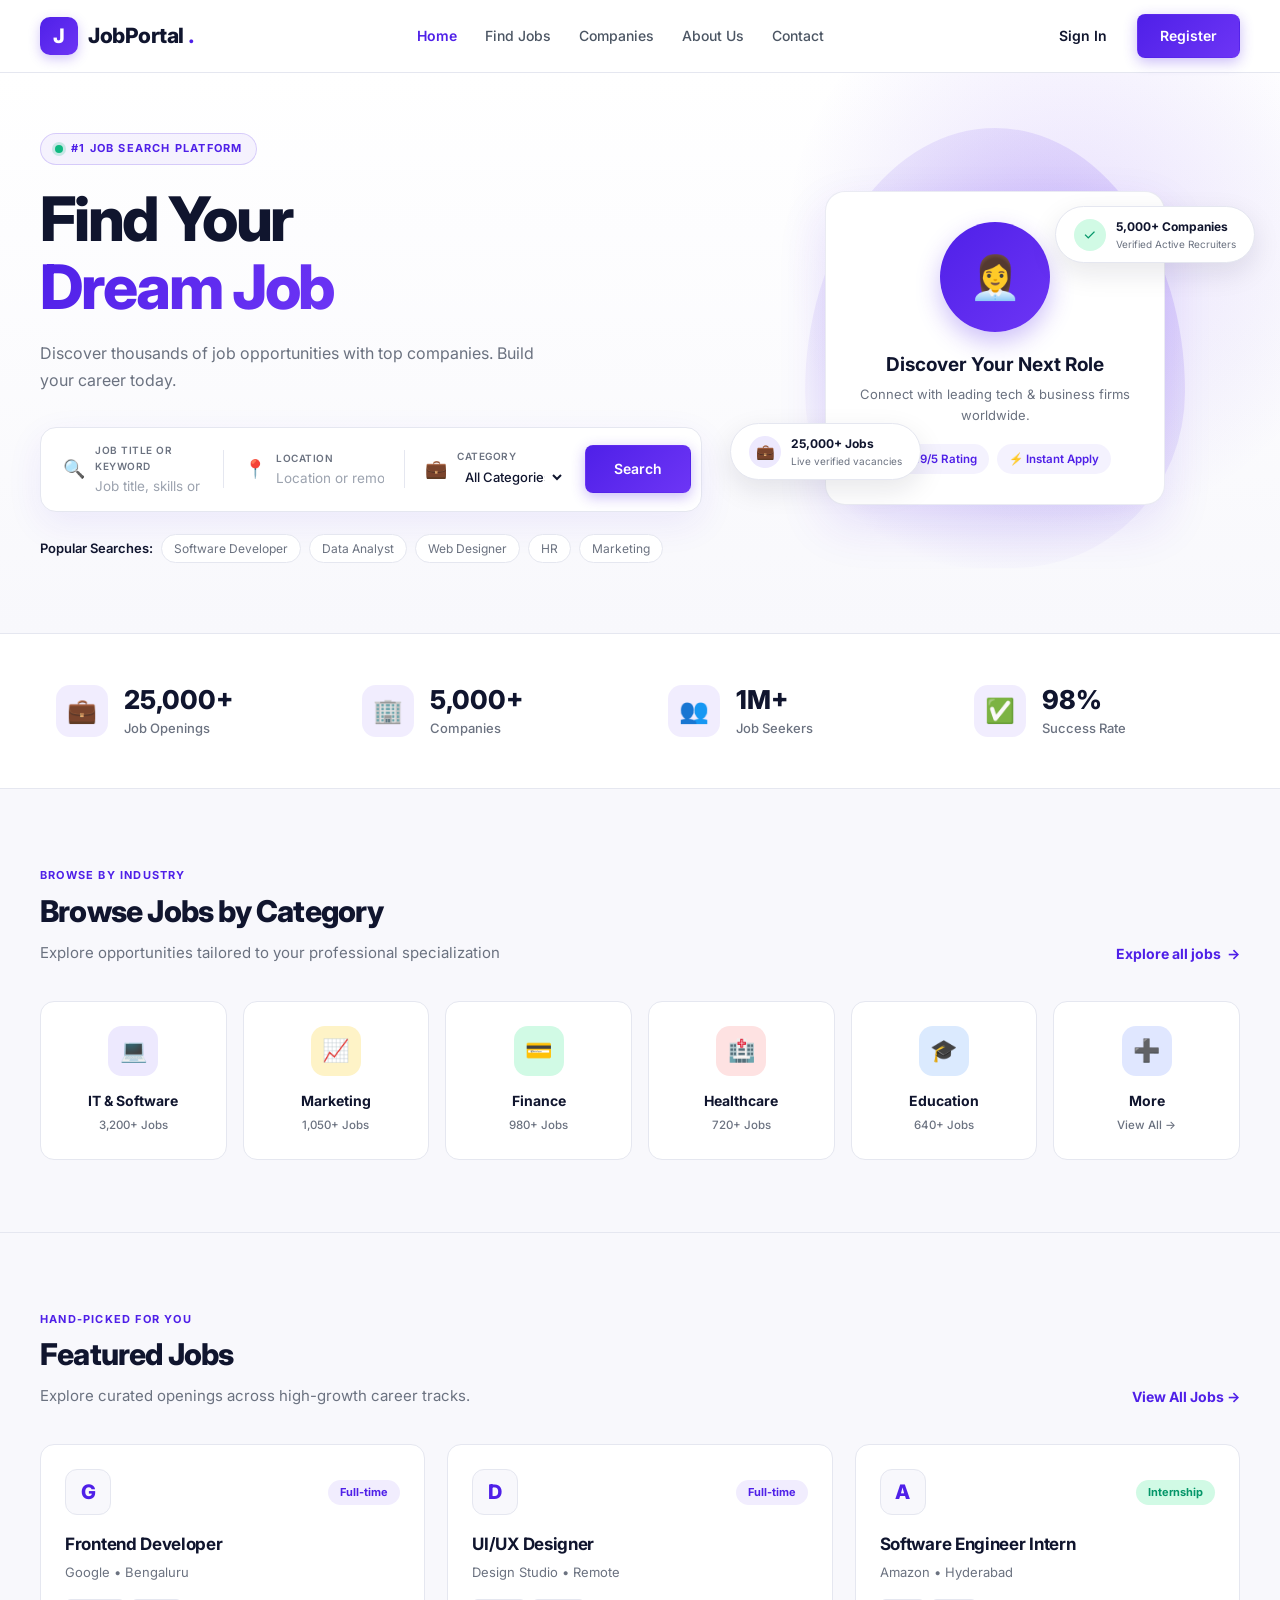
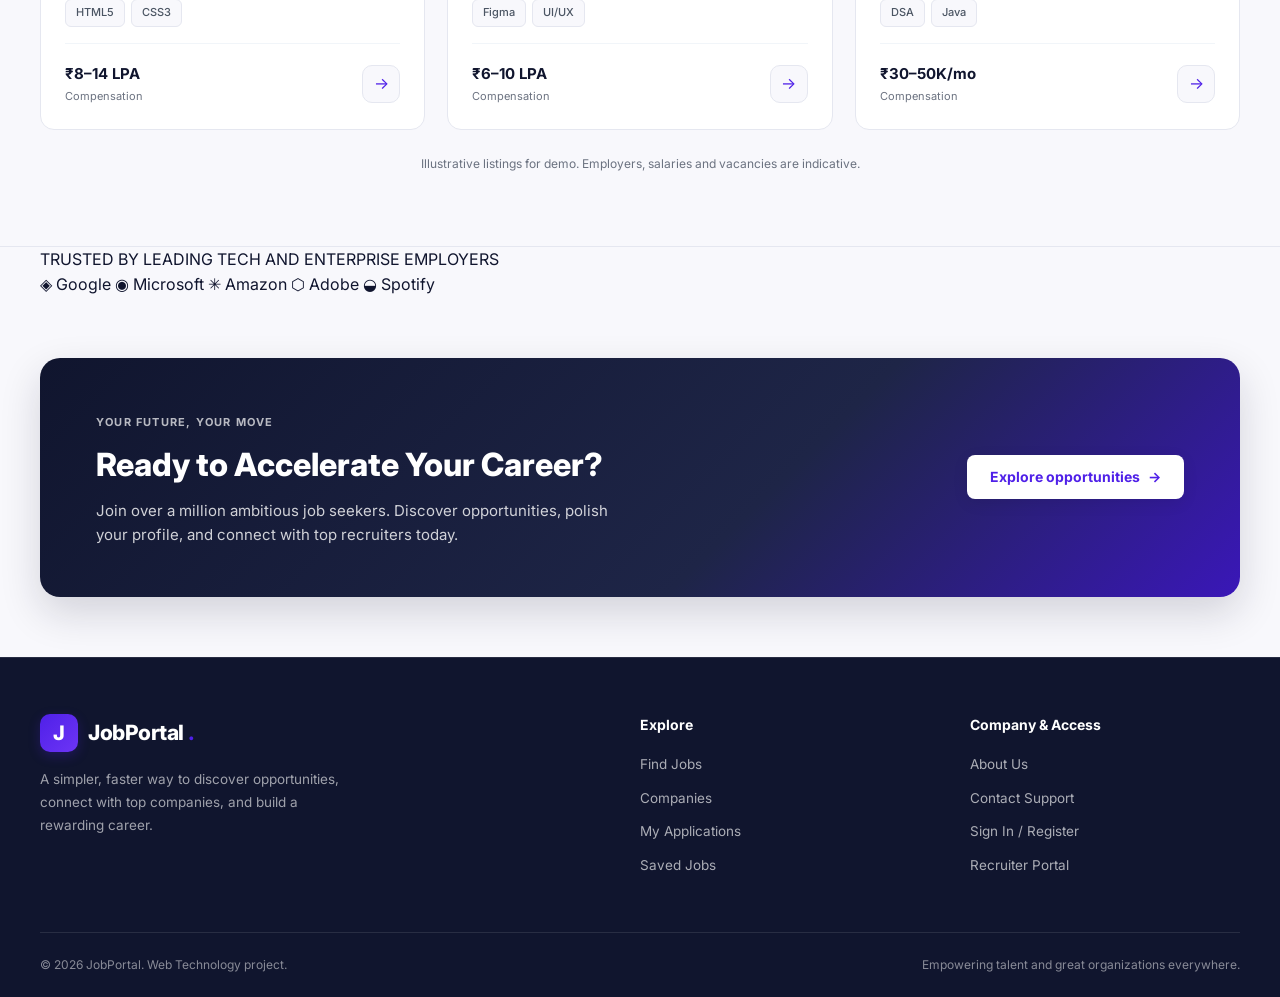
<file: index.html>
<!DOCTYPE html>
<html lang="en">
<head>
  <meta charset="UTF-8">
  <meta name="viewport" content="width=device-width, initial-scale=1.0">
  <meta name="description" content="Discover thousands of job opportunities with top companies. Build your dream career today with JobPortal.">
  <title>JobPortal | Find Your Dream Job</title>
  <link rel="preconnect" href="https://fonts.googleapis.com">
  <link rel="preconnect" href="https://fonts.gstatic.com" crossorigin>
  <link href="https://fonts.googleapis.com/css2?family=Inter:wght@400;500;600;700;800&display=swap" rel="stylesheet">
  <link rel="stylesheet" href="css/style.css">
  <link rel="stylesheet" href="css/responsive.css">
  <script src="js/session.js" defer></script>
  <script src="js/xml-loader.js" defer></script>
  <script src="js/main.js" defer></script>
</head>
<body>
  <!-- Header / Navigation -->
  <header class="site-header">
    <nav class="navbar container">
      <a href="index.html" class="brand">
        <span class="brand-icon">J</span>
        JobPortal<span class="brand-dot">.</span>
      </a>

      <button class="menu-toggle" id="menuToggle" aria-label="Toggle navigation" aria-expanded="false">
        ☰
      </button>

      <div class="nav-links" id="navLinks">
        <a href="index.html" class="active">Home</a>
        <a href="jobs.html">Find Jobs</a>
        <a href="companies.html">Companies</a>
        <a href="about.html">About Us</a>
        <a href="contact.html">Contact</a>
        <div class="mobile-auth">
          <a href="login.html" class="btn btn-outline">Log in</a>
          <a href="jobs.html" class="btn btn-primary">Find a Job</a>
        </div>
      </div>

      <div class="nav-actions">
        <a href="login.html" class="login-link">Log in</a>
        <a href="jobs.html" class="btn btn-primary">Find a Job <span>↗</span></a>
      </div>
    </nav>
  </header>

  <main>
    <!-- Hero Section -->
    <section class="hero">
      <div class="container hero-grid">
        <div class="hero-content">
          <div class="eyebrow">
            <span class="status-dot"></span>
            #1 JOB SEARCH PLATFORM
          </div>

          <h1>Find Your <br><span class="highlight">Dream Job</span></h1>

          <p class="hero-description">
            Discover thousands of job opportunities with top companies. Build your career today.
          </p>

          <!-- Search Form (JS dependent: #homeSearch, #homeKeyword, #homeLocation) -->
          <form class="search-panel" id="homeSearch">
            <label class="search-field" for="homeKeyword">
              <span class="field-icon">🔍</span>
              <span class="search-input-wrap">
                <span class="field-label">Job Title or Keyword</span>
                <input type="text" id="homeKeyword" placeholder="Job title, skills or company">
              </span>
            </label>

            <span class="search-divider"></span>

            <label class="search-field location-field" for="homeLocation">
              <span class="field-icon">📍</span>
              <span class="search-input-wrap">
                <span class="field-label">Location</span>
                <input type="text" id="homeLocation" placeholder="Location or remote">
              </span>
            </label>

            <span class="search-divider"></span>

            <label class="search-field category-field">
              <span class="field-icon">💼</span>
              <span class="search-input-wrap">
                <span class="field-label">Category</span>
                <select class="search-category-select" aria-label="Select job category">
                  <option value="">All Categories</option>
                  <option value="Technology">IT &amp; Software</option>
                  <option value="Marketing">Marketing</option>
                  <option value="Finance">Finance</option>
                  <option value="Healthcare">Healthcare</option>
                  <option value="Education">Education</option>
                </select>
              </span>
            </label>

            <button class="btn btn-primary search-button" type="submit">Search</button>
          </form>

          <!-- Popular Searches -->
          <div class="popular-searches">
            <strong>Popular Searches:</strong>
            <a class="popular-tag" href="jobs.html?keyword=Software+Developer">Software Developer</a>
            <a class="popular-tag" href="jobs.html?keyword=Data+Analyst">Data Analyst</a>
            <a class="popular-tag" href="jobs.html?keyword=Web+Designer">Web Designer</a>
            <a class="popular-tag" href="jobs.html?keyword=HR">HR</a>
            <a class="popular-tag" href="jobs.html?keyword=Marketing">Marketing</a>
          </div>
        </div>

        <!-- Hero Visual Matching Reference -->
        <div class="hero-visual">
          <div class="hero-art-backdrop"></div>

          <div class="floating-pill pill-top">
            <span class="pill-icon green">✓</span>
            <div class="pill-text">
              <strong>5,000+ Companies</strong>
              <small>Verified Active Recruiters</small>
            </div>
          </div>

          <div class="hero-art-card">
            <div class="hero-avatar-large">👩‍💼</div>
            <h3>Discover Your Next Role</h3>
            <p>Connect with leading tech &amp; business firms worldwide.</p>
            <div class="hero-art-badges">
              <span class="hero-art-badge">⭐ 4.9/5 Rating</span>
              <span class="hero-art-badge">⚡ Instant Apply</span>
            </div>
          </div>

          <div class="floating-pill pill-bottom">
            <span class="pill-icon purple">💼</span>
            <div class="pill-text">
              <strong>25,000+ Jobs</strong>
              <small>Live verified vacancies</small>
            </div>
          </div>
        </div>
      </div>
    </section>

    <!-- Statistics Section Matching Reference -->
    <section class="stats-section">
      <div class="container stats-grid">
        <div class="stat-item">
          <div class="stat-icon">💼</div>
          <div class="stat-info">
            <strong>25,000+</strong>
            <span>Job Openings</span>
          </div>
        </div>
        <div class="stat-item">
          <div class="stat-icon">🏢</div>
          <div class="stat-info">
            <strong>5,000+</strong>
            <span>Companies</span>
          </div>
        </div>
        <div class="stat-item">
          <div class="stat-icon">👥</div>
          <div class="stat-info">
            <strong>1M+</strong>
            <span>Job Seekers</span>
          </div>
        </div>
        <div class="stat-item">
          <div class="stat-icon">✅</div>
          <div class="stat-info">
            <strong>98%</strong>
            <span>Success Rate</span>
          </div>
        </div>
      </div>
    </section>

    <!-- Job Categories ("Browse Jobs by Category") -->
    <section class="section container">
      <div class="section-heading">
        <div>
          <span class="section-kicker">BROWSE BY INDUSTRY</span>
          <h2>Browse Jobs by Category</h2>
          <p>Explore opportunities tailored to your professional specialization</p>
        </div>
        <a class="text-link" href="jobs.html">Explore all jobs <span>→</span></a>
      </div>

      <div class="category-grid">
        <a class="category-card" href="jobs.html?category=Technology">
          <span class="category-icon icon-purple">💻</span>
          <h3>IT &amp; Software</h3>
          <p>3,200+ Jobs</p>
        </a>

        <a class="category-card" href="jobs.html?category=Marketing">
          <span class="category-icon icon-orange">📈</span>
          <h3>Marketing</h3>
          <p>1,050+ Jobs</p>
        </a>

        <a class="category-card" href="jobs.html?category=Business">
          <span class="category-icon icon-green">💳</span>
          <h3>Finance</h3>
          <p>980+ Jobs</p>
        </a>

        <a class="category-card" href="jobs.html?category=Healthcare">
          <span class="category-icon icon-red">🏥</span>
          <h3>Healthcare</h3>
          <p>720+ Jobs</p>
        </a>

        <a class="category-card" href="jobs.html?category=Education">
          <span class="category-icon icon-blue">🎓</span>
          <h3>Education</h3>
          <p>640+ Jobs</p>
        </a>

        <a class="category-card" href="jobs.html">
          <span class="category-icon icon-teal">➕</span>
          <h3>More</h3>
          <p>View All →</p>
        </a>
      </div>
    </section>

    <!-- Featured Jobs Section -->
    <section class="featured-section">
      <div class="container section">
        <div class="section-heading">
          <div>
            <span class="section-kicker">HAND-PICKED FOR YOU</span>
            <h2>Featured Jobs</h2>
            <p>Explore curated openings across high-growth career tracks.</p>
          </div>
          <a class="text-link" href="jobs.html">View All Jobs &rarr;</a>
        </div>

        <!-- Featured Jobs Container (JS populates from XML, with clean fallback cards) -->
        <div class="job-grid" id="featuredJobs">
          <article class="job-card">
            <div class="job-card-top">
              <div class="company-logo logo-google">G</div>
              <span class="job-type">Full-time</span>
            </div>
            <h3>Frontend Developer</h3>
            <p class="company-name">Google · Bengaluru</p>
            <div class="job-tags"><span>React</span><span>JavaScript</span></div>
            <div class="job-card-bottom">
              <div><strong>₹8–14 LPA</strong><small>Sample compensation</small></div>
              <a href="job-details.html?id=frontend" class="apply-arrow" aria-label="View Frontend Developer job">↗</a>
            </div>
          </article>

          <article class="job-card">
            <div class="job-card-top">
              <div class="company-logo logo-figma">F</div>
              <span class="job-type">Full-time</span>
            </div>
            <h3>UI/UX Designer</h3>
            <p class="company-name">Design Studio · Remote</p>
            <div class="job-tags"><span>Figma</span><span>UI/UX</span></div>
            <div class="job-card-bottom">
              <div><strong>₹6–10 LPA</strong><small>Sample compensation</small></div>
              <a href="job-details.html?id=designer" class="apply-arrow" aria-label="View UI/UX Designer job">↗</a>
            </div>
          </article>

          <article class="job-card">
            <div class="job-card-top">
              <div class="company-logo logo-amazon">A</div>
              <span class="job-type job-type-intern">Internship</span>
            </div>
            <h3>Software Engineer Intern</h3>
            <p class="company-name">Amazon · Hyderabad</p>
            <div class="job-tags"><span>DSA</span><span>Java</span></div>
            <div class="job-card-bottom">
              <div><strong>₹30–50K/mo</strong><small>Sample stipend</small></div>
              <a href="job-details.html?id=intern" class="apply-arrow" aria-label="View Software Engineer Internship">↗</a>
            </div>
          </article>
        </div>

        <p class="demo-note">Illustrative listings for demo. Employers, salaries and vacancies are indicative.</p>
      </div>
    </section>

    <!-- Trust Companies Section -->
    <section class="trust-section">
      <div class="container trust-inner">
        <p>TRUSTED BY LEADING TECH AND ENTERPRISE EMPLOYERS</p>
        <div class="trust-names">
          <span>◈ Google</span>
          <span>◉ Microsoft</span>
          <span>✳ Amazon</span>
          <span>⬡ Adobe</span>
          <span>◒ Spotify</span>
        </div>
      </div>
    </section>

    <!-- Call to Action Banner -->
    <section class="cta-section container">
      <div class="cta-panel">
        <div>
          <span class="section-kicker">YOUR FUTURE, YOUR MOVE</span>
          <h2>Ready to Accelerate Your Career?</h2>
          <p>Join over a million ambitious job seekers. Discover opportunities, polish your profile, and connect with top recruiters today.</p>
        </div>
        <a href="jobs.html" class="btn btn-white">Explore opportunities <span>→</span></a>
      </div>
    </section>
  </main>

  <!-- Site Footer -->
  <footer class="site-footer">
    <div class="container footer-main">
      <div class="footer-brand">
        <a href="index.html" class="brand"><span class="brand-icon">J</span> JobPortal<span class="brand-dot">.</span></a>
        <p>A simpler, faster way to discover opportunities, connect with top companies, and build a rewarding career.</p>
      </div>
      <div class="footer-column">
        <strong>Explore</strong>
        <a href="jobs.html">Find Jobs</a>
        <a href="companies.html">Companies</a>
        <a href="applications.html">My Applications</a>
        <a href="dashboard.html">Saved Jobs</a>
      </div>
      <div class="footer-column">
        <strong>Company &amp; Access</strong>
        <a href="about.html">About Us</a>
        <a href="contact.html">Contact Support</a>
        <a href="login.html">Sign In / Register</a>
        <a href="recruiter-dashboard.html">Recruiter Portal</a>
      </div>
    </div>
    <div class="container footer-bottom">
      <span>© <span id="currentYear">2026</span> JobPortal. Web Technology project.</span>
      <span>Empowering talent and great organizations everywhere.</span>
    </div>
  </footer>
</body>
</html>
</file>
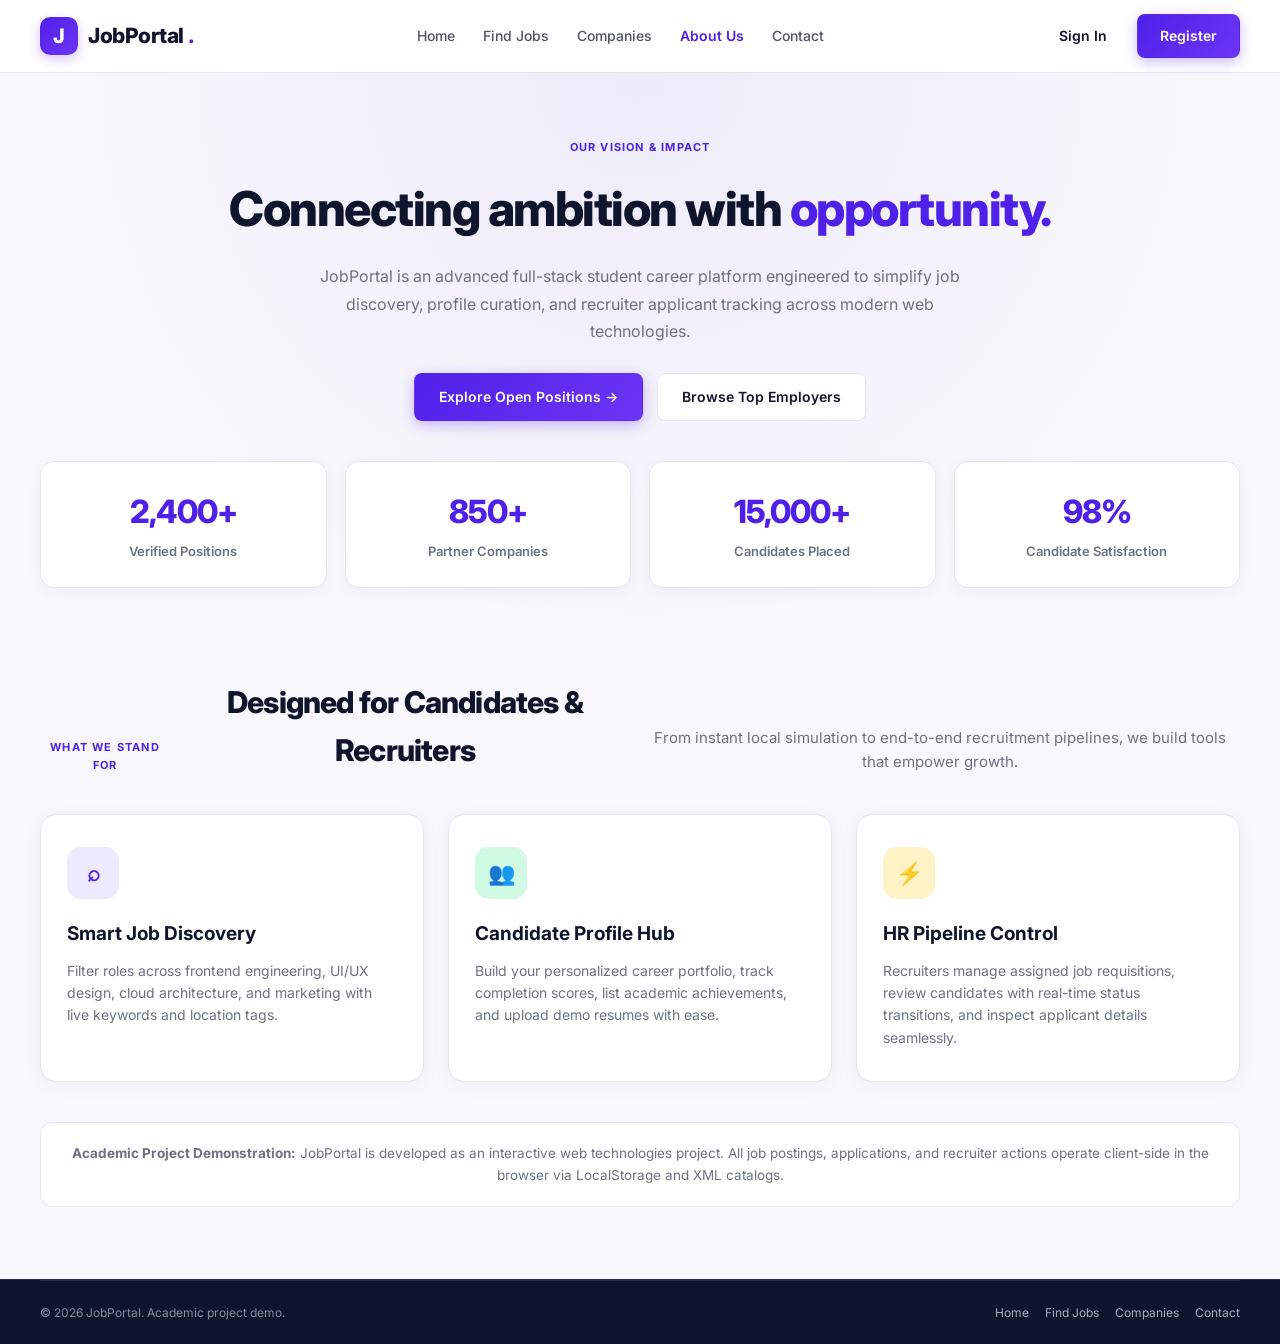
<file: about.html>
<!DOCTYPE html>
<html lang="en">
<head>
  <meta charset="UTF-8">
  <meta name="viewport" content="width=device-width, initial-scale=1.0">
  <meta name="description" content="Learn about the JobPortal project, our career discovery mission, and talent platform architecture.">
  <title>About Us | JobPortal</title>
  <link rel="preconnect" href="https://fonts.googleapis.com">
  <link rel="preconnect" href="https://fonts.gstatic.com" crossorigin>
  <link href="https://fonts.googleapis.com/css2?family=Inter:wght@400;500;600;700;800&display=swap" rel="stylesheet">
  <link rel="stylesheet" href="css/style.css">
  <link rel="stylesheet" href="css/responsive.css">
  <script src="js/session.js" defer></script>
  <script src="js/main.js" defer></script>
  <style>
    .about-hero {
      padding: 60px 0 40px;
      text-align: center;
      background: radial-gradient(circle at top, rgba(79, 32, 232, 0.06), transparent 70%);
    }
    .about-hero h1 {
      font-size: clamp(32px, 5vw, 48px);
      font-weight: 800;
      color: #10152E;
      letter-spacing: -1.5px;
      margin: 12px 0 16px;
    }
    .about-hero h1 span {
      color: #4F20E8;
    }
    .about-hero p {
      max-width: 680px;
      margin: 0 auto 28px;
      font-size: 16px;
      color: #6B7280;
      line-height: 1.7;
    }
    .about-stats-strip {
      display: grid;
      grid-template-columns: repeat(4, 1fr);
      gap: 18px;
      margin: 40px auto;
    }
    .about-stat-card {
      background: #FFFFFF;
      border: 1px solid #E5E7F0;
      border-radius: 14px;
      padding: 24px 20px;
      text-align: center;
      box-shadow: 0 4px 16px rgba(16, 21, 46, 0.04);
    }
    .about-stat-card strong {
      display: block;
      font-size: 32px;
      font-weight: 800;
      color: #4F20E8;
      letter-spacing: -1px;
    }
    .about-stat-card span {
      font-size: 13px;
      color: #6B7280;
      font-weight: 600;
    }
    .mission-grid {
      display: grid;
      grid-template-columns: repeat(3, 1fr);
      gap: 24px;
      margin: 40px 0;
    }
    .mission-card {
      background: #FFFFFF;
      border: 1px solid #E5E7F0;
      border-radius: 16px;
      padding: 32px 26px;
      box-shadow: 0 4px 20px rgba(16, 21, 46, 0.04);
      transition: transform 0.2s, box-shadow 0.2s;
    }
    .mission-card:hover {
      transform: translateY(-3px);
      box-shadow: 0 8px 30px rgba(79, 32, 232, 0.1);
      border-color: rgba(79, 32, 232, 0.3);
    }
    .mission-icon-box {
      width: 52px;
      height: 52px;
      border-radius: 14px;
      background: #EDE9FE;
      color: #4F20E8;
      display: grid;
      place-items: center;
      font-size: 22px;
      font-weight: 800;
      margin-bottom: 20px;
    }
    .mission-card h3 {
      font-size: 19px;
      font-weight: 700;
      color: #10152E;
      margin-bottom: 10px;
    }
    .mission-card p {
      font-size: 14px;
      color: #6B7280;
      line-height: 1.6;
    }
    @media (max-width: 900px) {
      .about-stats-strip {
        grid-template-columns: repeat(2, 1fr);
      }
      .mission-grid {
        grid-template-columns: 1fr;
      }
    }
  </style>
</head>
<body>

  <!-- Site Navigation Header -->
  <header class="site-header">
    <nav class="navbar container">
      <a href="index.html" class="brand" aria-label="JobPortal home">
        <span class="brand-icon">J</span>JobPortal<span class="brand-dot">.</span>
      </a>

      <button class="menu-toggle" id="menuToggle" type="button" aria-label="Toggle navigation" aria-expanded="false">☰</button>

      <div class="nav-links" id="navLinks">
        <a href="index.html">Home</a>
        <a href="jobs.html">Find Jobs</a>
        <a href="companies.html">Companies</a>
        <a href="about.html" class="active">About Us</a>
        <a href="contact.html">Contact</a>
        <div class="mobile-auth"></div>
      </div>

      <div class="nav-actions">
        <a href="login.html" class="login-link">Log in</a>
        <a href="jobs.html" class="btn btn-primary">Find a Job <span>↗</span></a>
      </div>
    </nav>
  </header>

  <main>
    <!-- About Hero Section -->
    <section class="about-hero">
      <div class="container">
        <span class="section-kicker">OUR VISION &amp; IMPACT</span>
        <h1>Connecting ambition with <span>opportunity.</span></h1>
        <p>
          JobPortal is an advanced full-stack student career platform engineered to simplify job discovery,
          profile curation, and recruiter applicant tracking across modern web technologies.
        </p>

        <div style="display: flex; gap: 14px; justify-content: center; flex-wrap: wrap;">
          <a href="jobs.html" class="btn btn-primary" style="padding: 12px 24px;">Explore Open Positions →</a>
          <a href="companies.html" class="btn btn-outline" style="padding: 12px 24px;">Browse Top Employers</a>
        </div>

        <!-- Metrics Strip -->
        <div class="about-stats-strip">
          <div class="about-stat-card">
            <strong>2,400+</strong>
            <span>Verified Positions</span>
          </div>
          <div class="about-stat-card">
            <strong>850+</strong>
            <span>Partner Companies</span>
          </div>
          <div class="about-stat-card">
            <strong>15,000+</strong>
            <span>Candidates Placed</span>
          </div>
          <div class="about-stat-card">
            <strong>98%</strong>
            <span>Candidate Satisfaction</span>
          </div>
        </div>
      </div>
    </section>

    <!-- Core Pillars / Mission Section -->
    <section class="section container" style="padding-top: 10px;">
      <div class="section-heading" style="text-align: center; margin-bottom: 24px;">
        <span class="section-kicker">WHAT WE STAND FOR</span>
        <h2>Designed for Candidates &amp; Recruiters</h2>
        <p style="max-width: 600px; margin: 8px auto 0; color: #6B7280;">
          From instant local simulation to end-to-end recruitment pipelines, we build tools that empower growth.
        </p>
      </div>

      <div class="mission-grid">
        <article class="mission-card">
          <div class="mission-icon-box">⌕</div>
          <h3>Smart Job Discovery</h3>
          <p>
            Filter roles across frontend engineering, UI/UX design, cloud architecture, and marketing with live keywords and location tags.
          </p>
        </article>

        <article class="mission-card">
          <div class="mission-icon-box" style="background:#D1FAE5; color:#059669;">👥</div>
          <h3>Candidate Profile Hub</h3>
          <p>
            Build your personalized career portfolio, track completion scores, list academic achievements, and upload demo resumes with ease.
          </p>
        </article>

        <article class="mission-card">
          <div class="mission-icon-box" style="background:#FEF3C7; color:#D97706;">⚡</div>
          <h3>HR Pipeline Control</h3>
          <p>
            Recruiters manage assigned job requisitions, review candidates with real-time status transitions, and inspect applicant details seamlessly.
          </p>
        </article>
      </div>

      <!-- Demo Note -->
      <div style="background: #FFFFFF; border: 1px solid #E5E7F0; border-radius: 12px; padding: 20px 24px; text-align: center; color: #6B7280; font-size: 13.5px; margin-top: 30px;">
        <strong>Academic Project Demonstration:</strong> JobPortal is developed as an interactive web technologies project.
        All job postings, applications, and recruiter actions operate client-side in the browser via LocalStorage and XML catalogs.
      </div>
    </section>
  </main>

  <!-- Site Footer -->
  <footer class="site-footer">
    <div class="container footer-bottom">
      <span>© <span id="currentYear"></span> JobPortal. Academic project demo.</span>
      <div style="display:flex; gap: 16px;">
        <a href="index.html">Home</a>
        <a href="jobs.html">Find Jobs</a>
        <a href="companies.html">Companies</a>
        <a href="contact.html">Contact</a>
      </div>
    </div>
  </footer>

</body>
</html>
</file>
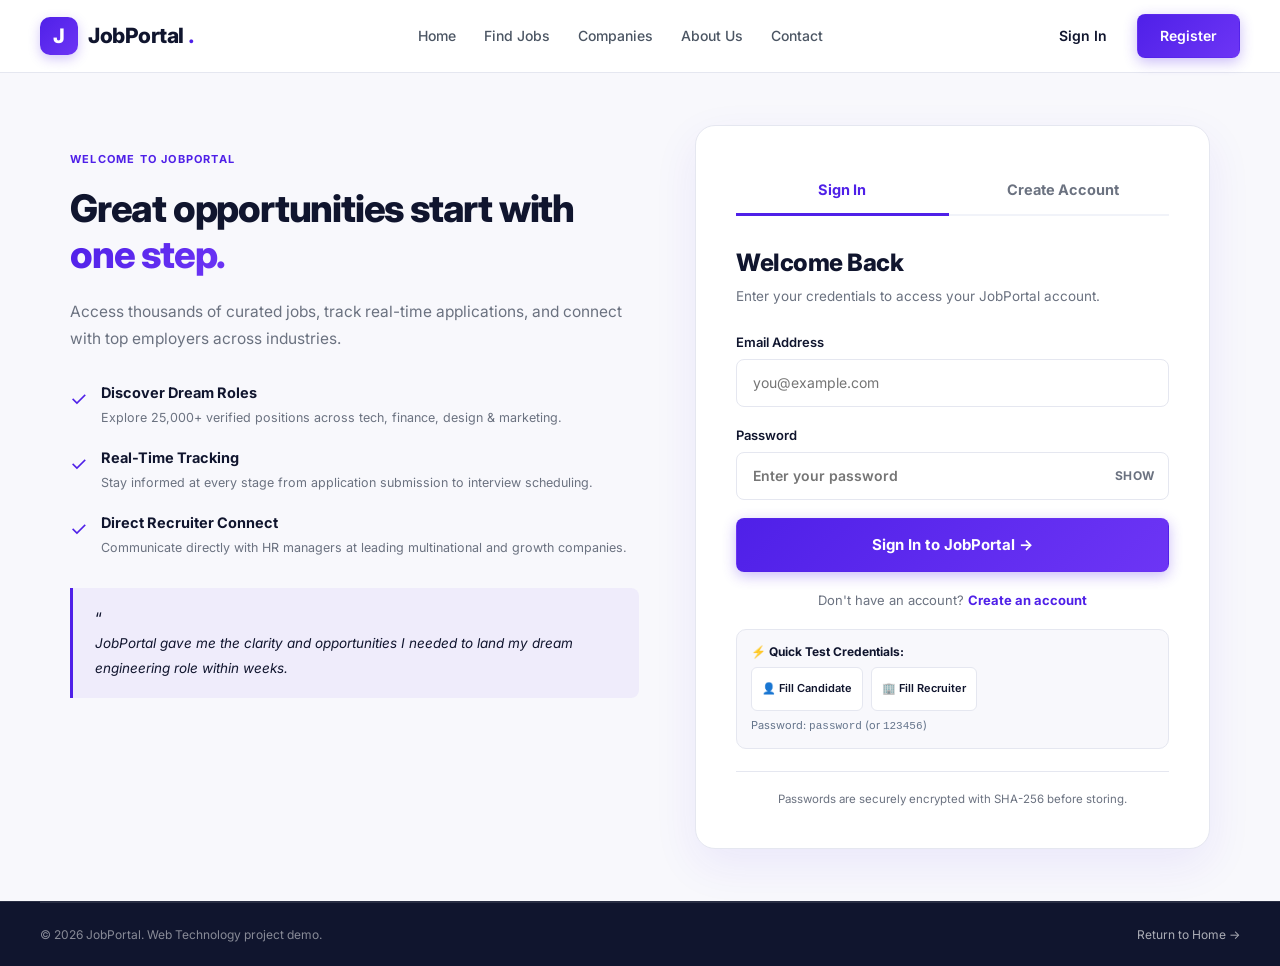
<file: applications.html>
<!DOCTYPE html>
<html lang="en">
<head>
  <meta charset="UTF-8">
  <meta name="viewport" content="width=device-width, initial-scale=1.0">
  <meta name="description" content="Track your job applications and review application details in your JobPortal candidate dashboard.">
  <title>My Applications | JobPortal</title>
  <link rel="preconnect" href="https://fonts.googleapis.com">
  <link rel="preconnect" href="https://fonts.gstatic.com" crossorigin>
  <link href="https://fonts.googleapis.com/css2?family=Inter:wght@400;500;600;700;800&display=swap" rel="stylesheet">
  <link rel="stylesheet" href="css/style.css">
  <link rel="stylesheet" href="css/responsive.css">
  <link rel="stylesheet" href="css/applications.css">
  <script src="js/session.js" defer></script>
  <script src="js/main.js" defer></script>
  <script src="js/applications.js" defer></script>
  <style>
    body {
      background: #F8F8FC;
      margin: 0;
      color: var(--text);
    }
    .candidate-portal-wrapper {
      display: flex;
      min-height: 100vh;
    }
    /* Dark Navy Sidebar */
    .portal-sidebar {
      width: 260px;
      background: #10152E;
      color: #FFFFFF;
      flex-shrink: 0;
      display: flex;
      flex-direction: column;
      position: sticky;
      top: 0;
      height: 100vh;
      border-right: 1px solid rgba(255, 255, 255, 0.06);
      z-index: 100;
      transition: transform 0.3s ease;
    }
    .sidebar-header {
      padding: 24px 22px;
      border-bottom: 1px solid rgba(255, 255, 255, 0.08);
      display: flex;
      align-items: center;
      justify-content: space-between;
    }
    .sidebar-brand {
      display: flex;
      align-items: center;
      gap: 10px;
      font-size: 20px;
      font-weight: 800;
      color: #FFFFFF;
      text-decoration: none;
      letter-spacing: -0.5px;
    }
    .sidebar-brand .brand-icon {
      background: #4F20E8;
      width: 38px;
      height: 38px;
      border-radius: 10px;
      display: grid;
      place-items: center;
      color: #FFFFFF;
      font-size: 18px;
      box-shadow: 0 4px 12px rgba(79, 32, 232, 0.4);
    }
    .sidebar-nav {
      padding: 20px 14px;
      display: flex;
      flex-direction: column;
      gap: 6px;
      flex: 1;
      overflow-y: auto;
    }
    .sidebar-nav-title {
      font-size: 11px;
      text-transform: uppercase;
      letter-spacing: 0.8px;
      color: #6B7280;
      font-weight: 700;
      padding: 10px 12px 4px;
    }
    .sidebar-link {
      display: flex;
      align-items: center;
      gap: 12px;
      padding: 11px 14px;
      border-radius: 10px;
      color: #94A3B8;
      text-decoration: none;
      font-size: 14px;
      font-weight: 500;
      transition: all 0.2s ease;
    }
    .sidebar-link:hover {
      background: rgba(255, 255, 255, 0.06);
      color: #FFFFFF;
    }
    .sidebar-link.active {
      background: #4F20E8;
      color: #FFFFFF;
      font-weight: 600;
      box-shadow: 0 4px 14px rgba(79, 32, 232, 0.35);
    }
    .sidebar-link-icon {
      font-size: 16px;
      width: 20px;
      display: inline-grid;
      place-items: center;
    }
    .sidebar-footer {
      padding: 18px 20px;
      border-top: 1px solid rgba(255, 255, 255, 0.08);
    }
    .sidebar-logout-btn {
      display: flex;
      align-items: center;
      gap: 10px;
      width: 100%;
      padding: 10px 14px;
      background: transparent;
      border: 1px solid rgba(255, 255, 255, 0.12);
      border-radius: 8px;
      color: #EF4444;
      font-size: 13px;
      font-weight: 600;
      cursor: pointer;
      transition: all 0.2s ease;
    }
    .sidebar-logout-btn:hover {
      background: rgba(239, 68, 68, 0.1);
      border-color: #EF4444;
    }
    /* Main Content Area */
    .portal-main-wrapper {
      flex: 1;
      min-width: 0;
      display: flex;
      flex-direction: column;
      background: #F8F8FC;
    }
    /* Top Header */
    .portal-topbar {
      background: #FFFFFF;
      border-bottom: 1px solid #E5E7F0;
      padding: 16px 32px;
      display: flex;
      align-items: center;
      justify-content: space-between;
      position: sticky;
      top: 0;
      z-index: 80;
    }
    .topbar-title-wrap h2 {
      font-size: 20px;
      font-weight: 800;
      color: #10152E;
      margin: 0;
    }
    .topbar-actions {
      display: flex;
      align-items: center;
      gap: 18px;
    }
    .notification-bell-btn {
      width: 40px;
      height: 40px;
      border-radius: 10px;
      border: 1px solid #E5E7F0;
      background: #FFFFFF;
      display: grid;
      place-items: center;
      cursor: pointer;
      position: relative;
      color: #4B5563;
      transition: background 0.2s;
    }
    .notification-bell-btn:hover {
      background: #F3F4F6;
    }
    .bell-dot {
      position: absolute;
      top: 9px;
      right: 9px;
      width: 8px;
      height: 8px;
      background: #EF4444;
      border-radius: 50%;
      border: 2px solid #FFFFFF;
    }
    .user-pill-profile {
      display: flex;
      align-items: center;
      gap: 10px;
      padding: 4px 10px 4px 4px;
      border: 1px solid #E5E7F0;
      border-radius: 30px;
      background: #FFFFFF;
      text-decoration: none;
      color: #10152E;
    }
    .user-pill-avatar {
      width: 32px;
      height: 32px;
      border-radius: 50%;
      background: #4F20E8;
      color: #FFFFFF;
      font-weight: 700;
      font-size: 13px;
      display: grid;
      place-items: center;
    }
    .user-pill-info {
      display: flex;
      flex-direction: column;
      line-height: 1.2;
      padding-right: 4px;
    }
    .user-pill-name {
      font-size: 13px;
      font-weight: 700;
    }
    .user-pill-role {
      font-size: 11px;
      color: #6B7280;
    }
    .portal-content {
      padding: 32px;
      flex: 1;
    }
    /* Stats Row */
    .app-stats-row {
      display: grid;
      grid-template-columns: repeat(3, 1fr);
      gap: 18px;
      margin-bottom: 28px;
    }
    .app-stat-box {
      border-radius: 14px;
      padding: 22px 20px;
      display: flex;
      align-items: center;
      gap: 16px;
      box-shadow: 0 2px 10px rgba(16, 21, 46, 0.03);
      transition: transform 0.2s ease;
    }
    .app-stat-box:hover {
      transform: translateY(-2px);
    }
    .app-stat-box.lavender {
      background: #EDE9FE;
      border: 1px solid #DDD6FE;
    }
    .app-stat-box.lavender .app-stat-icon-wrap {
      background: #DDD6FE;
      color: #6D28D9;
    }
    .app-stat-box.lavender .application-stat-value {
      color: #4C1D95;
    }
    .app-stat-box.amber {
      background: #FEF3C7;
      border: 1px solid #FDE68A;
    }
    .app-stat-box.amber .app-stat-icon-wrap {
      background: #FDE68A;
      color: #D97706;
    }
    .app-stat-box.amber .application-stat-value {
      color: #78350F;
    }
    .app-stat-box.mint {
      background: #D1FAE5;
      border: 1px solid #A7F3D0;
    }
    .app-stat-box.mint .app-stat-icon-wrap {
      background: #A7F3D0;
      color: #059669;
    }
    .app-stat-box.mint .application-stat-value {
      color: #064E3B;
    }
    .app-stat-icon-wrap {
      width: 48px;
      height: 48px;
      border-radius: 12px;
      display: grid;
      place-items: center;
      font-size: 22px;
      font-weight: 700;
      flex-shrink: 0;
    }
    .application-stat-value {
      font-size: 28px;
      font-weight: 800;
      line-height: 1.1;
      margin: 0;
    }
    .application-stat-label {
      font-size: 13px;
      font-weight: 600;
      color: #4B5563;
      margin: 0 0 2px;
    }
    @media (max-width: 900px) {
      .app-stats-row {
        grid-template-columns: 1fr;
      }
    }
    @media (max-width: 768px) {
      .candidate-portal-wrapper {
        flex-direction: column;
      }
      .portal-sidebar {
        width: 100%;
        height: auto;
        position: relative;
      }
      .sidebar-nav {
        flex-direction: row;
        overflow-x: auto;
      }
      .portal-content {
        padding: 20px;
      }
    }
  </style>
</head>
<body>

  <!-- Hidden accessibility and mobile fallback session anchors -->
  <header class="site-header" style="display:none;">
    <nav class="navbar container">
      <a href="index.html" class="brand"><span class="brand-icon">J</span>JobPortal<span class="brand-dot">.</span></a>
      <button class="menu-toggle" id="menuToggle" type="button" aria-label="Toggle navigation">☰</button>
      <div class="nav-links" id="navLinks">
        <a href="index.html">Home</a>
        <a href="jobs.html">Find Jobs</a>
        <a href="companies.html">Companies</a>
        <a href="about.html">About Us</a>
        <a href="contact.html">Contact</a>
        <div class="mobile-auth"></div>
      </div>
      <div class="nav-actions"></div>
    </nav>
  </header>

  <div class="candidate-portal-wrapper">
    <!-- Left Dark Navy Sidebar -->
    <aside class="portal-sidebar">
      <div class="sidebar-header">
        <a href="index.html" class="sidebar-brand">
          <span class="brand-icon">J</span>
          <span>JobPortal</span>
        </a>
      </div>

      <nav class="sidebar-nav">
        <span class="sidebar-nav-title">Menu</span>
        <a href="dashboard.html" class="sidebar-link">
          <span class="sidebar-link-icon">▦</span>
          <span>Dashboard</span>
        </a>
        <a href="profile.html" class="sidebar-link">
          <span class="sidebar-link-icon">👤</span>
          <span>Profile</span>
        </a>
        <a href="jobs.html" class="sidebar-link">
          <span class="sidebar-link-icon">♡</span>
          <span>Saved Jobs</span>
        </a>
        <a href="applications.html" class="sidebar-link active">
          <span class="sidebar-link-icon">▤</span>
          <span>Applied Jobs</span>
        </a>
        <a href="profile.html" class="sidebar-link">
          <span class="sidebar-link-icon">📄</span>
          <span>Resume</span>
        </a>
        <a href="profile.html" class="sidebar-link">
          <span class="sidebar-link-icon">⚙</span>
          <span>Settings</span>
        </a>
      </nav>

      <div class="sidebar-footer">
        <button type="button" class="sidebar-logout-btn" data-logout="true">
          <span>⎋</span>
          <span>Logout</span>
        </button>
      </div>
    </aside>

    <!-- Right Main Content Area -->
    <div class="portal-main-wrapper">
      <!-- Top Header -->
      <header class="portal-topbar">
        <div class="topbar-title-wrap">
          <h2>Candidate Applications</h2>
        </div>

        <div class="topbar-actions">
          <button type="button" class="notification-bell-btn" aria-label="Notifications">
            <span>🔔</span>
            <span class="bell-dot"></span>
          </button>

          <a href="profile.html" class="user-pill-profile" title="View Profile">
            <span class="user-pill-avatar">AV</span>
            <div class="user-pill-info">
              <span class="user-pill-name">Anjali Verma</span>
              <span class="user-pill-role">Candidate</span>
            </div>
          </a>
        </div>
      </header>

      <main class="portal-content">
        <!-- Breadcrumb -->
        <div class="breadcrumb" style="padding: 0 0 16px; font-size: 13px; color: #6B7280;">
          <a href="index.html" style="color: #4F20E8; text-decoration: none;">Home</a>
          <span> / </span>
          <a href="dashboard.html" style="color: #4F20E8; text-decoration: none;">Dashboard</a>
          <span> / </span>
          <span>My Applications</span>
        </div>

        <!-- Heading Section -->
        <section class="applications-heading" style="margin-top: 0;">
          <div>
            <p class="applications-eyebrow">YOUR PIPELINE</p>
            <h1>My Applications</h1>
            <p>
              Keep track of the jobs you've applied for, review their details,
              and manage your application records in one place.
            </p>
          </div>

          <a href="jobs.html" class="browse-jobs-btn">Browse Openings &rarr;</a>
        </section>

        <!-- Status Notice -->
        <div id="applicationNotice" class="application-notice" role="status" aria-live="polite"></div>

        <!-- Application Summary Stat Cards -->
        <section class="app-stats-row" aria-label="Application summary">
          <!-- Total Applications (Lavender) -->
          <article class="app-stat-box lavender">
            <div class="app-stat-icon-wrap" aria-hidden="true">▤</div>
            <div>
              <p class="application-stat-label">Total Applications</p>
              <p class="application-stat-value" id="totalApplications">0</p>
            </div>
          </article>

          <!-- In Progress (Amber) -->
          <article class="app-stat-box amber">
            <div class="app-stat-icon-wrap" aria-hidden="true">◷</div>
            <div>
              <p class="application-stat-label">In Progress</p>
              <p class="application-stat-value" id="activeApplications">0</p>
            </div>
          </article>

          <!-- Saved Jobs (Mint) -->
          <article class="app-stat-box mint">
            <div class="app-stat-icon-wrap" aria-hidden="true">♡</div>
            <div>
              <p class="application-stat-label">Saved Jobs</p>
              <p class="application-stat-value" id="savedJobsCount">0</p>
            </div>
          </article>
        </section>

        <!-- Applications Panel & Filter -->
        <section class="applications-panel">
          <div class="applications-panel-header">
            <div>
              <h2>Application History</h2>
              <p id="applicationCountText">Your submitted applications will appear here.</p>
            </div>
          </div>

          <div class="applications-filters">
            <input
              type="search"
              id="applicationSearch"
              placeholder="Search by job title or company..."
              aria-label="Search applications">

            <select id="statusFilter" aria-label="Filter by application status">
              <option value="all">All statuses</option>
              <option value="Pending">Pending</option>
              <option value="Applied">Applied</option>
              <option value="Under Review">Under Review</option>
              <option value="Shortlisted">Shortlisted</option>
              <option value="Hired">Hired</option>
              <option value="Rejected">Rejected</option>
            </select>
          </div>

          <!-- Application cards populated by js/applications.js -->
          <div class="application-list" id="applicationList"></div>

          <div class="applications-demo-note">
            <strong>Student project demo:</strong>
            Application records are stored in this browser using LocalStorage.
            They are not sent to a real employer, and the displayed status is
            only a demonstration.
          </div>
        </section>
      </main>

      <footer class="site-footer" style="background:#FFFFFF; border-top:1px solid #E5E7F0; padding:20px 32px; margin-top:auto;">
        <div style="display:flex; justify-content:space-between; align-items:center; flex-wrap:wrap; gap:12px; font-size:13px; color:#6B7280;">
          <span>© <span id="currentYear"></span> JobPortal. Academic project demo.</span>
          <div style="display:flex; gap:16px;">
            <a href="jobs.html" style="color:#4F20E8; font-weight:600;">Find Jobs</a>
            <a href="about.html" style="color:#6B7280;">About</a>
            <a href="contact.html" style="color:#6B7280;">Contact</a>
          </div>
        </div>
      </footer>
    </div>
  </div>

</body>
</html>
</file>
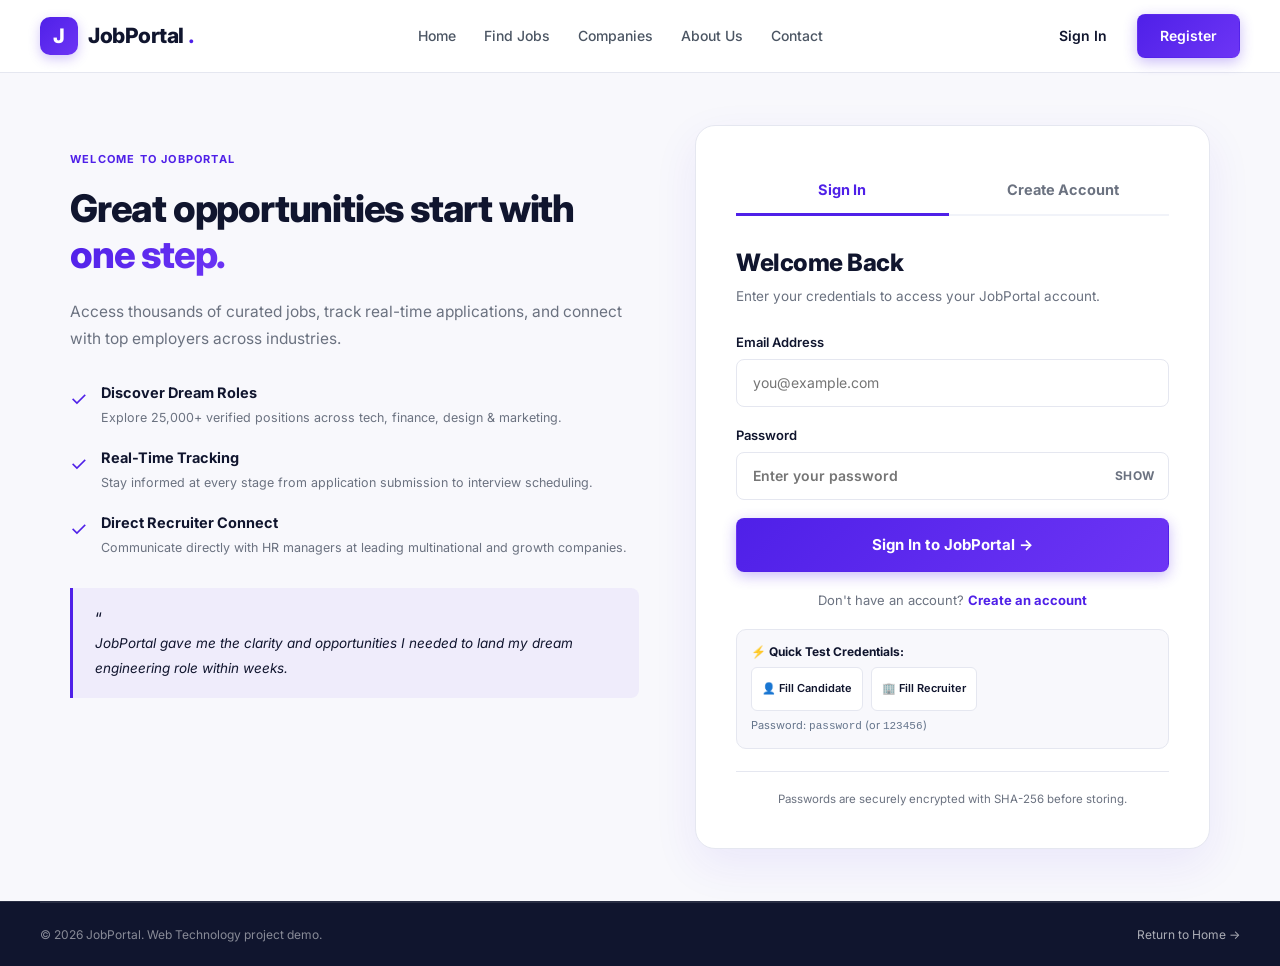
<file: apply.html>
<!DOCTYPE html>
<html lang="en">
<head>
  <meta charset="UTF-8">
  <meta name="viewport" content="width=device-width, initial-scale=1.0">
  <meta name="description" content="Apply for open opportunities and submit your candidate profile on JobPortal.">
  <title>Apply for a Job | JobPortal</title>
  <link rel="preconnect" href="https://fonts.googleapis.com">
  <link rel="preconnect" href="https://fonts.gstatic.com" crossorigin>
  <link href="https://fonts.googleapis.com/css2?family=Inter:wght@400;500;600;700;800&display=swap" rel="stylesheet">
  <link rel="stylesheet" href="css/style.css">
  <link rel="stylesheet" href="css/responsive.css">
  <link rel="stylesheet" href="css/apply.css">
  <script src="js/session.js" defer></script>
  <script src="js/main.js" defer></script>
  <script src="js/validation.js" defer></script>
  <script src="js/xml-loader.js" defer></script>
  <script src="js/apply.js" defer></script>
</head>
<body>

  <!-- Navigation Header with Purple Branding -->
  <header class="site-header">
    <nav class="navbar container">
      <a href="index.html" class="brand" aria-label="JobPortal home">
        <span class="brand-icon">J</span>JobPortal<span class="brand-dot">.</span>
      </a>

      <button class="menu-toggle" id="menuToggle" type="button" aria-label="Toggle navigation" aria-expanded="false">☰</button>

      <div class="nav-links" id="navLinks">
        <a href="index.html">Home</a>
        <a href="jobs.html" class="active">Find Jobs</a>
        <a href="companies.html">Companies</a>
        <a href="about.html">About Us</a>
        <a href="contact.html">Contact</a>
        <div class="mobile-auth"></div>
      </div>

      <div class="nav-actions">
        <a href="dashboard.html" class="login-link">Dashboard</a>
        <a href="profile.html" class="btn btn-primary">My Profile ↗</a>
      </div>
    </nav>
  </header>

  <main class="apply-page">
    <div class="container">
      <!-- Breadcrumb -->
      <div class="breadcrumb">
        <a href="index.html">Home</a>
        <span> / </span>
        <a href="jobs.html">Find Jobs</a>
        <span> / </span>
        <span>Submit Application</span>
      </div>

      <!-- Page Heading -->
      <div class="apply-page-heading">
        <span class="section-kicker">CAREER PROGRESSION</span>
        <h1>Submit your application.</h1>
        <p>Complete the form below to apply for your selected demo position.</p>
      </div>

      <!-- Live Notice Feedback -->
      <div id="applyNotice" class="apply-notice" role="status" aria-live="polite" hidden></div>

      <!-- 2-Column Application Layout -->
      <div class="apply-layout">
        <!-- Left: Form Card -->
        <section class="application-form-card">
          <div class="application-card-heading">
            <span class="application-step">01</span>
            <div>
              <h2>Application Details</h2>
              <p>Share your contact details, resume, and role introduction.</p>
            </div>
          </div>

          <form id="applicationForm">
            <!-- Selected Role Box -->
            <div class="selected-job-box">
              <div class="selected-job-logo" id="selectedJobLogo">J</div>
              <div class="selected-job-info">
                <span class="section-kicker">APPLYING FOR</span>
                <h3 id="selectedJobTitle">Loading role details...</h3>
                <p id="selectedJobCompany">Fetching company profile...</p>
                <a href="jobs.html" class="text-link">Choose a different job →</a>
              </div>
            </div>

            <!-- Personal Contact Info -->
            <div class="application-form-section">
              <h3>Personal Information</h3>
              <div class="apply-form-grid">
                <label class="apply-field">
                  <span>Full name *</span>
                  <input type="text" id="applicantName" maxlength="80" required placeholder="e.g. Anjali Verma">
                </label>

                <label class="apply-field">
                  <span>Email address *</span>
                  <input type="email" id="applicantEmail" required maxlength="150" placeholder="candidate@example.com" readonly>
                </label>

                <label class="apply-field">
                  <span>Phone number *</span>
                  <input type="tel" id="applicantPhone" required maxlength="20" placeholder="+91 98765 43210">
                </label>

                <label class="apply-field">
                  <span>Current location *</span>
                  <input type="text" id="applicantLocation" required maxlength="100" placeholder="e.g. Bengaluru, Karnataka">
                </label>
              </div>
            </div>

            <!-- Resume & Cover Letter -->
            <div class="application-form-section">
              <h3>Resume &amp; Motivation</h3>

              <label class="apply-field">
                <span>Upload resume file *</span>
                <input type="file" id="resumeFile" accept=".pdf,.doc,.docx" required>
                <small>Select a PDF or DOC document (Max 5MB). Simulated in browser LocalStorage.</small>
                <span id="resumeFileName" class="file-name"></span>
              </label>

              <label class="apply-field cover-letter-field">
                <span>Cover letter / Introduction *</span>
                <textarea id="coverLetter" rows="6" minlength="30" maxlength="1500" required placeholder="Explain why you are excited about this opening and what unique skills you bring to the team."></textarea>
                <small>Write between 30 and 1,500 characters.</small>
              </label>
            </div>

            <!-- Submission Consent -->
            <label class="apply-consent">
              <input type="checkbox" id="applicationConsent" required>
              <span>I confirm that the details provided are accurate and understand this simulation persists to my local browser profile.</span>
            </label>

            <!-- Actions -->
            <div class="application-actions">
              <a href="jobs.html" class="btn btn-outline">Cancel</a>
              <button type="submit" class="btn btn-primary">Submit Application →</button>
            </div>
          </form>
        </section>

        <!-- Right: Summary Sidebar -->
        <aside class="apply-sidebar">
          <div class="application-summary-card">
            <span class="section-kicker">APPLICATION SUMMARY</span>
            <h2>You're almost there.</h2>
            <p>Review these role parameters before submitting your application record.</p>

            <div class="summary-line">
              <span>Position</span>
              <strong id="summaryPosition">Loading...</strong>
            </div>

            <div class="summary-line">
              <span>Company</span>
              <strong id="summaryCompany">Loading...</strong>
            </div>

            <div class="summary-line">
              <span>Application type</span>
              <strong>Direct Portal Demo</strong>
            </div>

            <div class="summary-line">
              <span>Submission date</span>
              <strong id="submissionDate">Today</strong>
            </div>

            <div class="summary-security">
              <span>✓</span>
              <p>
                <strong>Privacy Guaranteed</strong><br>
                Your application is saved securely in your demo LocalStorage space for recruiter review.
              </p>
            </div>
          </div>

          <div class="application-help-card">
            <span class="help-icon">✦</span>
            <h3>Before you submit</h3>
            <p>Make sure your skills and headline match this role's requirements to maximize your shortlisting chances.</p>
            <a href="profile.html" class="text-link">Review your full profile →</a>
          </div>
        </aside>
      </div>
    </div>
  </main>

  <!-- Site Footer -->
  <footer class="site-footer">
    <div class="container footer-bottom">
      <span>© <span id="currentYear"></span> JobPortal. Academic project demo.</span>
      <div style="display:flex; gap: 16px;">
        <a href="dashboard.html" style="color: var(--primary); font-weight: 600;">Dashboard</a>
        <a href="jobs.html">Find Jobs</a>
        <a href="about.html">About</a>
        <a href="contact.html">Contact</a>
      </div>
    </div>
  </footer>

</body>
</html>
</file>
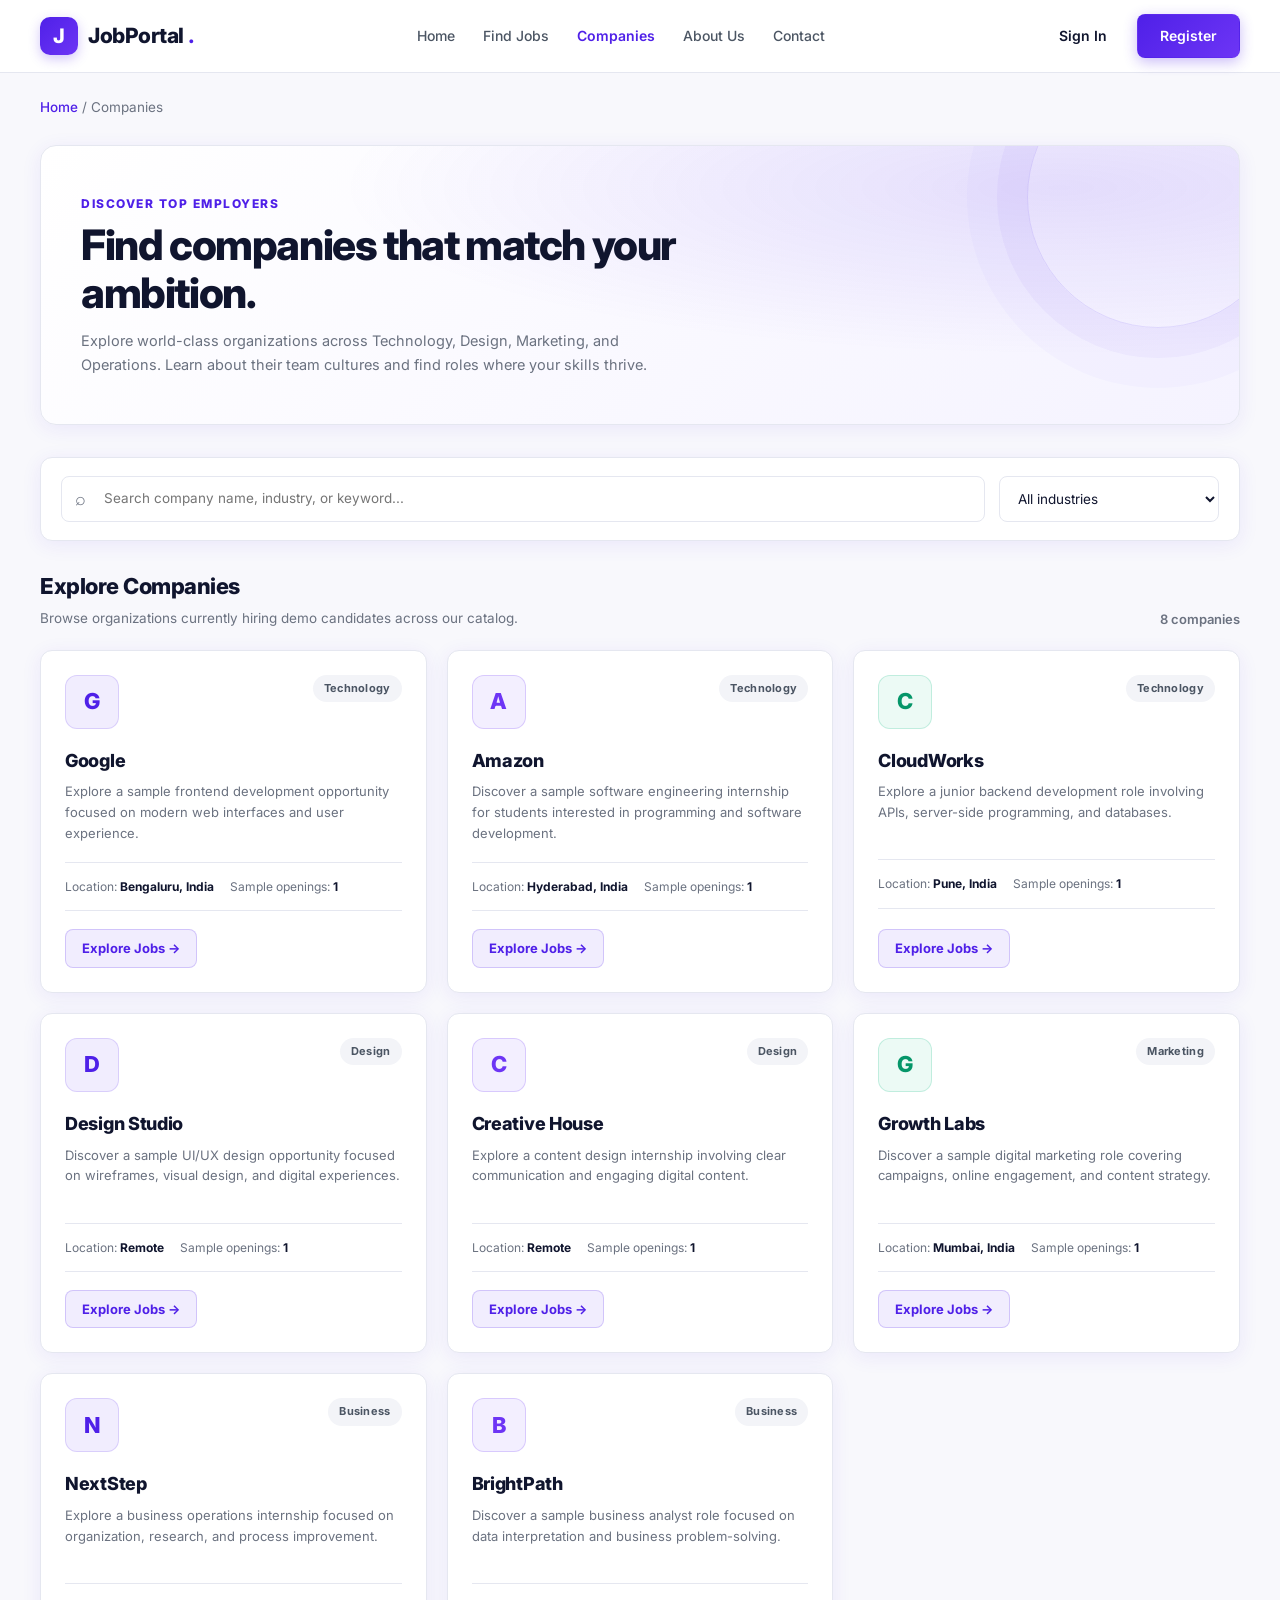
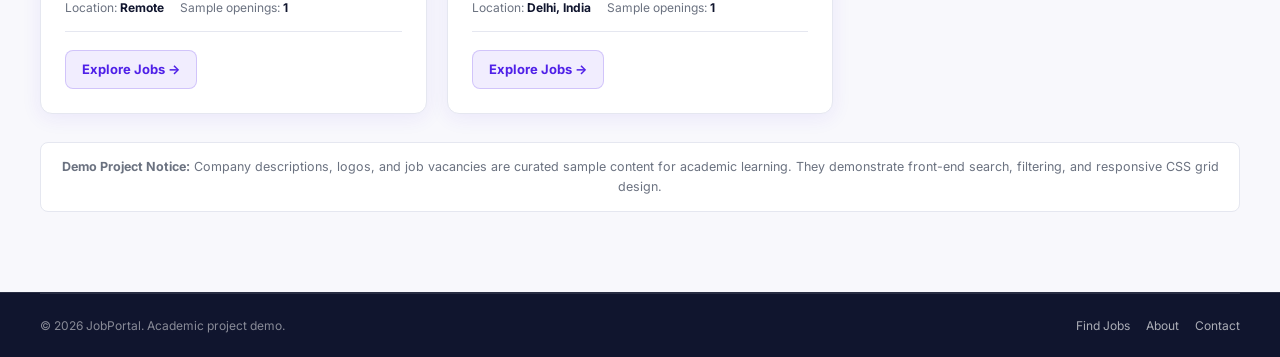
<file: companies.html>
<!DOCTYPE html>
<html lang="en">
<head>
  <meta charset="UTF-8">
  <meta name="viewport" content="width=device-width, initial-scale=1.0">
  <meta name="description" content="Explore top companies, discover work cultures, and find career opportunities on JobPortal.">
  <title>Explore Companies | JobPortal</title>
  <link rel="preconnect" href="https://fonts.googleapis.com">
  <link rel="preconnect" href="https://fonts.gstatic.com" crossorigin>
  <link href="https://fonts.googleapis.com/css2?family=Inter:wght@400;500;600;700;800&display=swap" rel="stylesheet">
  <link rel="stylesheet" href="css/style.css">
  <link rel="stylesheet" href="css/responsive.css">
  <link rel="stylesheet" href="css/companies.css">
  <script src="js/session.js" defer></script>
  <script src="js/main.js" defer></script>
  <script src="js/companies.js" defer></script>
</head>
<body>

  <!-- Navigation Header with Purple Branding -->
  <header class="site-header">
    <nav class="navbar container">
      <a href="index.html" class="brand" aria-label="JobPortal home">
        <span class="brand-icon">J</span>JobPortal<span class="brand-dot">.</span>
      </a>

      <button class="menu-toggle" id="menuToggle" type="button" aria-label="Toggle navigation" aria-expanded="false">☰</button>

      <div class="nav-links" id="navLinks">
        <a href="index.html">Home</a>
        <a href="jobs.html">Find Jobs</a>
        <a href="companies.html" class="active">Companies</a>
        <a href="about.html">About Us</a>
        <a href="contact.html">Contact</a>
        <div class="mobile-auth"></div>
      </div>

      <div class="nav-actions">
        <a href="login.html" class="login-link">Log in</a>
        <a href="jobs.html" class="btn btn-primary">Find a Job <span>↗</span></a>
      </div>
    </nav>
  </header>

  <main class="companies-page">
    <div class="companies-container">
      <!-- Breadcrumb -->
      <div class="companies-breadcrumb">
        <a href="index.html">Home</a>
        <span> / </span>
        <span>Companies</span>
      </div>

      <!-- Companies Hero -->
      <section class="companies-hero">
        <p class="companies-eyebrow">DISCOVER TOP EMPLOYERS</p>
        <h1>Find companies that match your ambition.</h1>
        <p>
          Explore world-class organizations across Technology, Design, Marketing, and Operations.
          Learn about their team cultures and find roles where your skills thrive.
        </p>
      </section>

      <!-- Search & Filter Controls -->
      <section aria-label="Search companies" style="margin-bottom: 24px;">
        <div class="companies-search-panel">
          <label class="companies-search-field">
            <span aria-hidden="true">⌕</span>
            <input
              type="search"
              id="companySearch"
              placeholder="Search company name, industry, or keyword..."
              aria-label="Search company or keyword">
          </label>

          <select id="industryFilter" aria-label="Filter by industry">
            <option value="all">All industries</option>
            <option value="Technology">Technology &amp; Software</option>
            <option value="Design">Design &amp; Creative</option>
            <option value="Marketing">Growth &amp; Marketing</option>
            <option value="Business">Business &amp; Operations</option>
          </select>
        </div>
      </section>

      <!-- Results Grid Section -->
      <section aria-labelledby="companiesHeading">
        <div class="companies-section-heading">
          <div>
            <h2 id="companiesHeading">Explore Companies</h2>
            <p>Browse organizations currently hiring demo candidates across our catalog.</p>
          </div>

          <span class="companies-result-count" id="companyResultCount">
            8 companies
          </span>
        </div>

        <!-- Dynamically rendered by js/companies.js -->
        <div class="companies-grid" id="companiesGrid"></div>
      </section>

      <!-- Project Notice -->
      <div class="companies-demo-note">
        <strong>Demo Project Notice:</strong>
        Company descriptions, logos, and job vacancies are curated sample content for academic learning.
        They demonstrate front-end search, filtering, and responsive CSS grid design.
      </div>
    </div>
  </main>

  <!-- Site Footer -->
  <footer class="site-footer">
    <div class="container footer-bottom">
      <p>&copy; <span id="currentYear"></span> JobPortal. Academic project demo.</p>
      <div style="display: flex; gap: 16px;">
        <a href="jobs.html">Find Jobs</a>
        <a href="about.html">About</a>
        <a href="contact.html">Contact</a>
      </div>
    </div>
  </footer>

</body>
</html>
</file>
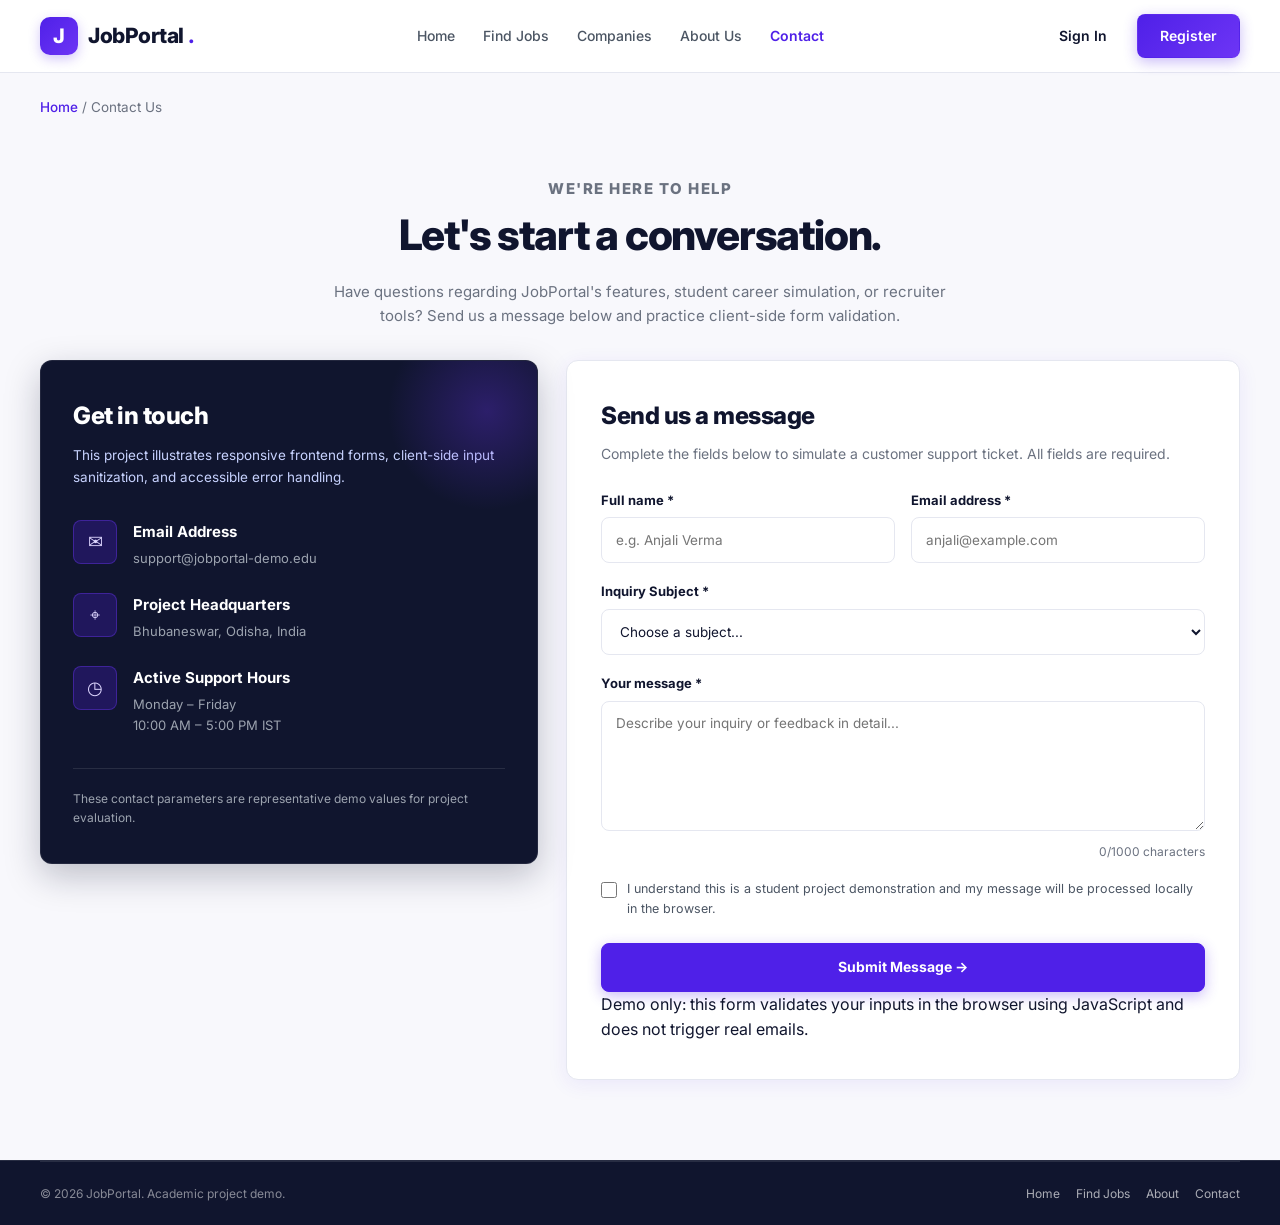
<file: contact.html>
<!DOCTYPE html>
<html lang="en">
<head>
  <meta charset="UTF-8">
  <meta name="viewport" content="width=device-width, initial-scale=1.0">
  <meta name="description" content="Contact the JobPortal team for project questions, support, and technical inquiries.">
  <title>Contact Us | JobPortal</title>
  <link rel="preconnect" href="https://fonts.googleapis.com">
  <link rel="preconnect" href="https://fonts.gstatic.com" crossorigin>
  <link href="https://fonts.googleapis.com/css2?family=Inter:wght@400;500;600;700;800&display=swap" rel="stylesheet">
  <link rel="stylesheet" href="css/style.css">
  <link rel="stylesheet" href="css/responsive.css">
  <link rel="stylesheet" href="css/contact.css">
  <script src="js/session.js" defer></script>
  <script src="js/main.js" defer></script>
  <script src="js/validation.js" defer></script>
  <script src="js/contact.js" defer></script>
</head>
<body>

  <!-- Navigation Header with Purple Branding -->
  <header class="site-header">
    <nav class="navbar container">
      <a href="index.html" class="brand" aria-label="JobPortal home">
        <span class="brand-icon">J</span>JobPortal<span class="brand-dot">.</span>
      </a>

      <button class="menu-toggle" id="menuToggle" type="button" aria-label="Toggle navigation" aria-expanded="false">☰</button>

      <div class="nav-links" id="navLinks">
        <a href="index.html">Home</a>
        <a href="jobs.html">Find Jobs</a>
        <a href="companies.html">Companies</a>
        <a href="about.html">About Us</a>
        <a href="contact.html" class="active">Contact</a>
        <div class="mobile-auth"></div>
      </div>

      <div class="nav-actions">
        <a href="login.html" class="login-link">Log in</a>
        <a href="jobs.html" class="btn btn-primary">Find a Job <span>↗</span></a>
      </div>
    </nav>
  </header>

  <main class="contact-page">
    <div class="contact-container">
      <!-- Breadcrumb -->
      <div class="contact-breadcrumb">
        <a href="index.html">Home</a>
        <span> / </span>
        <span>Contact Us</span>
      </div>

      <!-- Hero Header -->
      <section class="contact-hero">
        <p class="contact-eyebrow">WE'RE HERE TO HELP</p>
        <h1>Let's start a conversation.</h1>
        <p>
          Have questions regarding JobPortal's features, student career simulation, or recruiter tools?
          Send us a message below and practice client-side form validation.
        </p>
      </section>

      <!-- 2-Column Contact Layout -->
      <section class="contact-layout">
        <!-- Sidebar Contact Info Panel -->
        <aside class="contact-info-panel">
          <h2>Get in touch</h2>
          <p class="contact-info-intro">
            This project illustrates responsive frontend forms, client-side input sanitization, and accessible error handling.
          </p>

          <div class="contact-info-list">
            <div class="contact-info-item">
              <div class="contact-info-icon" aria-hidden="true">✉</div>
              <div>
                <h3>Email Address</h3>
                <p>support@jobportal-demo.edu</p>
              </div>
            </div>

            <div class="contact-info-item">
              <div class="contact-info-icon" aria-hidden="true">⌖</div>
              <div>
                <h3>Project Headquarters</h3>
                <p>Bhubaneswar, Odisha, India</p>
              </div>
            </div>

            <div class="contact-info-item">
              <div class="contact-info-icon" aria-hidden="true">◷</div>
              <div>
                <h3>Active Support Hours</h3>
                <p>Monday – Friday<br>10:00 AM – 5:00 PM IST</p>
              </div>
            </div>
          </div>

          <p class="contact-info-footnote">
            These contact parameters are representative demo values for project evaluation.
          </p>
        </aside>

        <!-- Main Form Panel -->
        <section class="contact-form-panel">
          <h2>Send us a message</h2>
          <p class="contact-form-description">
            Complete the fields below to simulate a customer support ticket. All fields are required.
          </p>

          <div
            id="contactFeedback"
            class="contact-feedback"
            role="status"
            aria-live="polite">
          </div>

          <form id="contactForm" class="contact-form" novalidate>
            <div class="contact-form-row">
              <div class="contact-field">
                <label for="contactName">Full name *</label>
                <input
                  type="text"
                  id="contactName"
                  name="name"
                  placeholder="e.g. Anjali Verma"
                  autocomplete="name"
                  minlength="2"
                  maxlength="80"
                  required>
                <span class="contact-field-error" id="nameError"></span>
              </div>

              <div class="contact-field">
                <label for="contactEmail">Email address *</label>
                <input
                  type="email"
                  id="contactEmail"
                  name="email"
                  placeholder="anjali@example.com"
                  autocomplete="email"
                  maxlength="254"
                  required>
                <span class="contact-field-error" id="emailError"></span>
              </div>
            </div>

            <div class="contact-field">
              <label for="contactSubject">Inquiry Subject *</label>
              <select id="contactSubject" name="subject" required>
                <option value="">Choose a subject...</option>
                <option value="General enquiry">General enquiry</option>
                <option value="Technical support">Technical support</option>
                <option value="Job listing question">Job listing question</option>
                <option value="Feedback">Feedback</option>
                <option value="Other">Other</option>
              </select>
              <span class="contact-field-error" id="subjectError"></span>
            </div>

            <div class="contact-field">
              <label for="contactMessage">Your message *</label>
              <textarea
                id="contactMessage"
                name="message"
                placeholder="Describe your inquiry or feedback in detail..."
                minlength="10"
                maxlength="1000"
                required></textarea>

              <div class="contact-character-count">
                <span id="messageCount">0</span>/1000 characters
              </div>

              <span class="contact-field-error" id="messageError"></span>
            </div>

            <label class="contact-consent">
              <input type="checkbox" id="contactConsent" required>
              <span>
                I understand this is a student project demonstration and my message will be processed locally in the browser.
              </span>
            </label>

            <span class="contact-field-error" id="consentError"></span>

            <button type="submit" class="contact-submit">
              Submit Message &rarr;
            </button>
          </form>

          <p class="contact-demo-note">
            Demo only: this form validates your inputs in the browser using JavaScript and does not trigger real emails.
          </p>
        </section>
      </section>
    </div>
  </main>

  <!-- Site Footer -->
  <footer class="site-footer">
    <div class="container footer-bottom">
      <p>&copy; <span id="currentYear"></span> JobPortal. Academic project demo.</p>
      <div style="display: flex; gap: 16px;">
        <a href="index.html">Home</a>
        <a href="jobs.html">Find Jobs</a>
        <a href="about.html">About</a>
        <a href="contact.html">Contact</a>
      </div>
    </div>
  </footer>

</body>
</html>
</file>
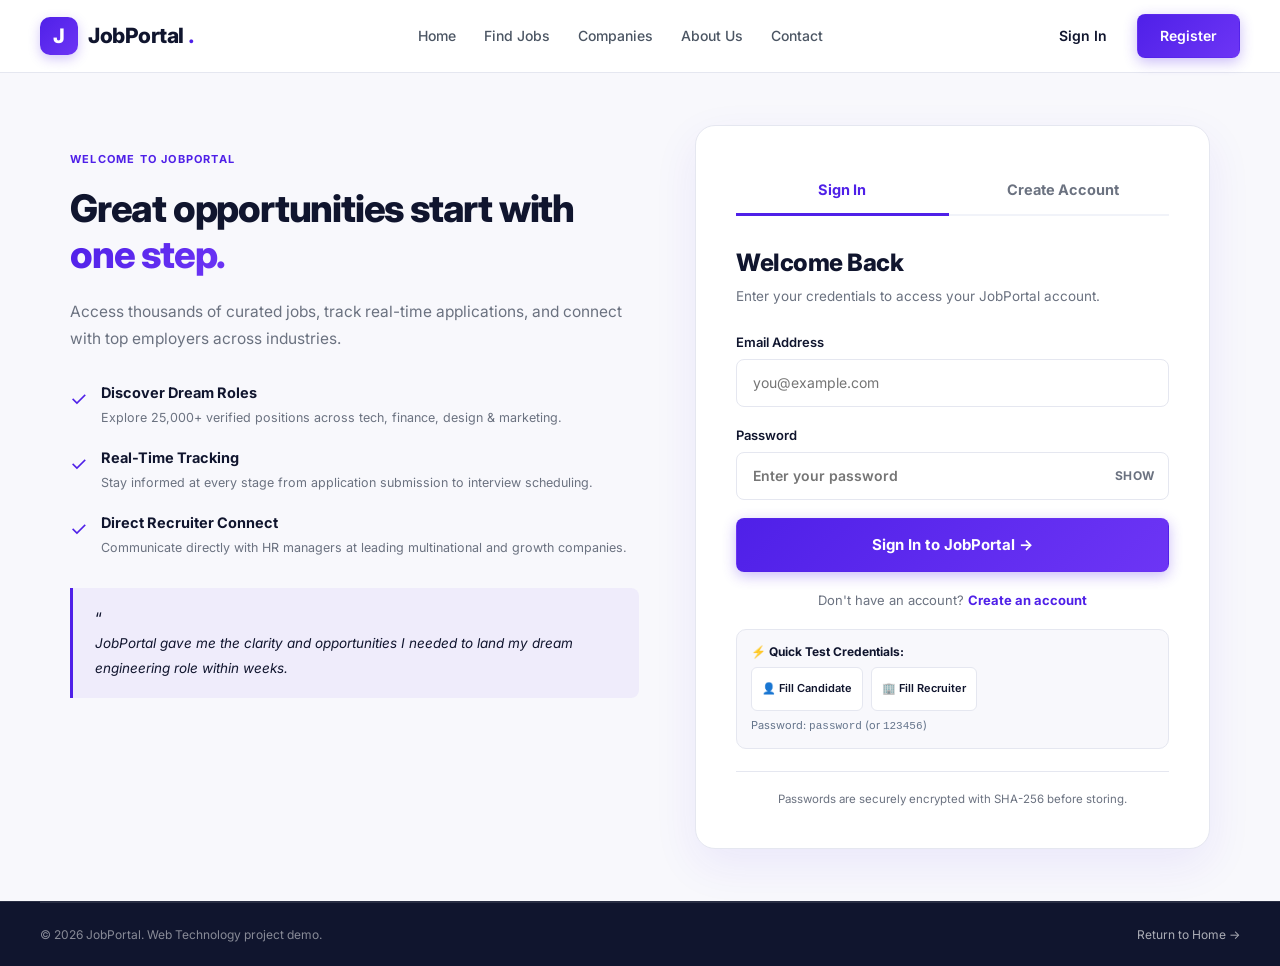
<file: dashboard.html>
<!DOCTYPE html>
<html lang="en">
<head>
  <meta charset="UTF-8">
  <meta name="viewport" content="width=device-width, initial-scale=1.0">
  <meta name="description" content="Review your JobPortal applications, saved jobs, and career profile progress.">
  <title>Candidate Dashboard | JobPortal</title>
  <link rel="preconnect" href="https://fonts.googleapis.com">
  <link rel="preconnect" href="https://fonts.gstatic.com" crossorigin>
  <link href="https://fonts.googleapis.com/css2?family=Inter:wght@400;500;600;700;800&display=swap" rel="stylesheet">
  <link rel="stylesheet" href="css/style.css">
  <link rel="stylesheet" href="css/responsive.css">
  <link rel="stylesheet" href="css/dashboard.css">
  <script src="js/session.js" defer></script>
  <script src="js/main.js" defer></script>
  <script src="js/dashboard.js" defer></script>
  <style>
    /* Dedicated Dashboard Visual Enhancements matching reference design */
    body {
      background: #F8F8FC;
      margin: 0;
      color: var(--text);
    }
    .candidate-portal-wrapper {
      display: flex;
      min-height: 100vh;
    }
    /* Dark Navy Sidebar */
    .portal-sidebar {
      width: 260px;
      background: #10152E;
      color: #FFFFFF;
      flex-shrink: 0;
      display: flex;
      flex-direction: column;
      position: sticky;
      top: 0;
      height: 100vh;
      border-right: 1px solid rgba(255, 255, 255, 0.06);
      z-index: 100;
      transition: transform 0.3s ease;
    }
    .sidebar-header {
      padding: 24px 22px;
      border-bottom: 1px solid rgba(255, 255, 255, 0.08);
      display: flex;
      align-items: center;
      justify-content: space-between;
    }
    .sidebar-brand {
      display: flex;
      align-items: center;
      gap: 10px;
      font-size: 20px;
      font-weight: 800;
      color: #FFFFFF;
      text-decoration: none;
      letter-spacing: -0.5px;
    }
    .sidebar-brand .brand-icon {
      background: #4F20E8;
      width: 38px;
      height: 38px;
      border-radius: 10px;
      display: grid;
      place-items: center;
      color: #FFFFFF;
      font-size: 18px;
      box-shadow: 0 4px 12px rgba(79, 32, 232, 0.4);
    }
    .sidebar-nav {
      padding: 20px 14px;
      display: flex;
      flex-direction: column;
      gap: 6px;
      flex: 1;
      overflow-y: auto;
    }
    .sidebar-nav-title {
      font-size: 11px;
      text-transform: uppercase;
      letter-spacing: 0.8px;
      color: #6B7280;
      font-weight: 700;
      padding: 10px 12px 4px;
    }
    .sidebar-link {
      display: flex;
      align-items: center;
      gap: 12px;
      padding: 11px 14px;
      border-radius: 10px;
      color: #94A3B8;
      text-decoration: none;
      font-size: 14px;
      font-weight: 500;
      transition: all 0.2s ease;
    }
    .sidebar-link:hover {
      background: rgba(255, 255, 255, 0.06);
      color: #FFFFFF;
    }
    .sidebar-link.active {
      background: #4F20E8;
      color: #FFFFFF;
      font-weight: 600;
      box-shadow: 0 4px 14px rgba(79, 32, 232, 0.35);
    }
    .sidebar-link-icon {
      font-size: 16px;
      width: 20px;
      display: inline-grid;
      place-items: center;
    }
    .sidebar-footer {
      padding: 18px 20px;
      border-top: 1px solid rgba(255, 255, 255, 0.08);
    }
    .sidebar-logout-btn {
      display: flex;
      align-items: center;
      gap: 10px;
      width: 100%;
      padding: 10px 14px;
      background: transparent;
      border: 1px solid rgba(255, 255, 255, 0.12);
      border-radius: 8px;
      color: #EF4444;
      font-size: 13px;
      font-weight: 600;
      cursor: pointer;
      transition: all 0.2s ease;
    }
    .sidebar-logout-btn:hover {
      background: rgba(239, 68, 68, 0.1);
      border-color: #EF4444;
    }
    /* Main Content Area */
    .portal-main-wrapper {
      flex: 1;
      min-width: 0;
      display: flex;
      flex-direction: column;
      background: #F8F8FC;
    }
    /* Top Header */
    .portal-topbar {
      background: #FFFFFF;
      border-bottom: 1px solid #E5E7F0;
      padding: 16px 32px;
      display: flex;
      align-items: center;
      justify-content: space-between;
      position: sticky;
      top: 0;
      z-index: 80;
    }
    .topbar-title-wrap h2 {
      font-size: 20px;
      font-weight: 800;
      color: #10152E;
      margin: 0;
    }
    .topbar-actions {
      display: flex;
      align-items: center;
      gap: 18px;
    }
    .notification-bell-btn {
      width: 40px;
      height: 40px;
      border-radius: 10px;
      border: 1px solid #E5E7F0;
      background: #FFFFFF;
      display: grid;
      place-items: center;
      cursor: pointer;
      position: relative;
      color: #4B5563;
      transition: background 0.2s;
    }
    .notification-bell-btn:hover {
      background: #F3F4F6;
    }
    .bell-dot {
      position: absolute;
      top: 9px;
      right: 9px;
      width: 8px;
      height: 8px;
      background: #EF4444;
      border-radius: 50%;
      border: 2px solid #FFFFFF;
    }
    .user-pill-profile {
      display: flex;
      align-items: center;
      gap: 10px;
      padding: 4px 10px 4px 4px;
      border: 1px solid #E5E7F0;
      border-radius: 30px;
      background: #FFFFFF;
      text-decoration: none;
      color: #10152E;
    }
    .user-pill-avatar {
      width: 32px;
      height: 32px;
      border-radius: 50%;
      background: #4F20E8;
      color: #FFFFFF;
      font-weight: 700;
      font-size: 13px;
      display: grid;
      place-items: center;
    }
    .user-pill-info {
      display: flex;
      flex-direction: column;
      line-height: 1.2;
      padding-right: 4px;
    }
    .user-pill-name {
      font-size: 13px;
      font-weight: 700;
    }
    .user-pill-role {
      font-size: 11px;
      color: #6B7280;
    }
    /* Main Content Body */
    .portal-content {
      padding: 32px;
      flex: 1;
    }
    /* Welcome Header */
    .welcome-banner {
      display: flex;
      justify-content: space-between;
      align-items: center;
      flex-wrap: wrap;
      gap: 16px;
      margin-bottom: 28px;
    }
    .welcome-text h1 {
      font-size: 28px;
      font-weight: 800;
      color: #10152E;
      letter-spacing: -0.6px;
      margin-bottom: 4px;
    }
    .welcome-text p {
      color: #6B7280;
      font-size: 15px;
      margin: 0;
    }
    /* 4 Stat Cards in a row */
    .stats-quad-grid {
      display: grid;
      grid-template-columns: repeat(4, 1fr);
      gap: 18px;
      margin-bottom: 32px;
    }
    .stat-card-colored {
      border-radius: 14px;
      padding: 22px 20px;
      display: flex;
      align-items: center;
      gap: 16px;
      transition: transform 0.2s ease, box-shadow 0.2s ease;
      position: relative;
      overflow: hidden;
    }
    .stat-card-colored:hover {
      transform: translateY(-2px);
      box-shadow: 0 8px 24px rgba(16, 21, 46, 0.08);
    }
    /* Card 1: Lavender */
    .card-lavender {
      background: #EDE9FE;
      border: 1px solid #DDD6FE;
    }
    .card-lavender .stat-colored-icon {
      background: #DDD6FE;
      color: #6D28D9;
    }
    .card-lavender .stat-colored-number {
      color: #4C1D95;
    }
    .card-lavender .stat-colored-label {
      color: #6D28D9;
    }
    /* Card 2: Mint / Green */
    .card-mint {
      background: #D1FAE5;
      border: 1px solid #A7F3D0;
    }
    .card-mint .stat-colored-icon {
      background: #A7F3D0;
      color: #059669;
    }
    .card-mint .stat-colored-number {
      color: #064E3B;
    }
    .card-mint .stat-colored-label {
      color: #047857;
    }
    /* Card 3: Yellow / Amber */
    .card-amber {
      background: #FEF3C7;
      border: 1px solid #FDE68A;
    }
    .card-amber .stat-colored-icon {
      background: #FDE68A;
      color: #D97706;
    }
    .card-amber .stat-colored-number {
      color: #78350F;
    }
    .card-amber .stat-colored-label {
      color: #B45309;
    }
    /* Card 4: Light Blue */
    .card-blue {
      background: #DBEAFE;
      border: 1px solid #BFDBFE;
    }
    .card-blue .stat-colored-icon {
      background: #BFDBFE;
      color: #2563EB;
    }
    .card-blue .stat-colored-number {
      color: #1E3A8A;
    }
    .card-blue .stat-colored-label {
      color: #1D4ED8;
    }
    .stat-colored-icon {
      width: 48px;
      height: 48px;
      border-radius: 12px;
      display: grid;
      place-items: center;
      font-size: 22px;
      font-weight: 700;
      flex-shrink: 0;
    }
    .stat-colored-data {
      display: flex;
      flex-direction: column;
    }
    .stat-colored-number {
      font-size: 28px;
      font-weight: 800;
      line-height: 1.1;
    }
    .stat-colored-label {
      font-size: 13px;
      font-weight: 600;
      margin-top: 2px;
    }
    /* Section Headings */
    .dashboard-section-header {
      display: flex;
      align-items: center;
      justify-content: space-between;
      margin-bottom: 18px;
    }
    .dashboard-section-header h2 {
      font-size: 18px;
      font-weight: 800;
      color: #10152E;
      margin: 0;
    }
    .view-all-link {
      color: #4F20E8;
      font-size: 13px;
      font-weight: 700;
      text-decoration: none;
      display: inline-flex;
      align-items: center;
      gap: 4px;
      transition: gap 0.2s;
    }
    .view-all-link:hover {
      gap: 8px;
    }
    /* Recommended Jobs Grid */
    .recommended-jobs-grid {
      display: grid;
      grid-template-columns: repeat(3, 1fr);
      gap: 18px;
      margin-bottom: 32px;
    }
    .rec-job-card {
      background: #FFFFFF;
      border: 1px solid #E5E7F0;
      border-radius: 14px;
      padding: 20px;
      display: flex;
      flex-direction: column;
      justify-content: space-between;
      gap: 16px;
      transition: all 0.2s ease;
      box-shadow: 0 2px 10px rgba(16, 21, 46, 0.03);
    }
    .rec-job-card:hover {
      border-color: rgba(79, 32, 232, 0.3);
      box-shadow: 0 8px 24px rgba(79, 32, 232, 0.09);
      transform: translateY(-2px);
    }
    .rec-job-top {
      display: flex;
      align-items: flex-start;
      justify-content: space-between;
      gap: 12px;
    }
    .rec-company-logo {
      width: 44px;
      height: 44px;
      border-radius: 10px;
      background: #F8F8FC;
      border: 1px solid #E5E7F0;
      display: grid;
      place-items: center;
      font-weight: 800;
      font-size: 18px;
      color: #4F20E8;
    }
    .rec-company-logo.google { background: #EEF2FF; color: #4338CA; }
    .rec-company-logo.amazon { background: #FFFBEB; color: #D97706; }
    .rec-company-logo.design { background: #FDF2F8; color: #DB2777; }
    .bookmark-btn {
      background: none;
      border: none;
      color: #9CA3AF;
      font-size: 18px;
      cursor: pointer;
      padding: 4px;
      transition: color 0.2s;
    }
    .bookmark-btn:hover {
      color: #4F20E8;
    }
    .rec-job-body h3 {
      font-size: 16px;
      font-weight: 700;
      color: #10152E;
      margin: 0 0 6px;
    }
    .rec-job-meta {
      font-size: 13px;
      color: #6B7280;
    }
    .rec-job-tags {
      display: flex;
      flex-wrap: wrap;
      gap: 6px;
      margin-top: 10px;
    }
    .rec-tag {
      font-size: 11px;
      font-weight: 600;
      padding: 4px 9px;
      border-radius: 6px;
      background: #F3F4F6;
      color: #4B5563;
    }
    .rec-tag.salary {
      background: #EDE9FE;
      color: #6D28D9;
    }
    .rec-job-bottom {
      display: flex;
      align-items: center;
      justify-content: space-between;
      padding-top: 14px;
      border-top: 1px solid #F1F5F9;
    }
    .rec-apply-btn {
      background: #4F20E8;
      color: #FFFFFF;
      padding: 8px 16px;
      border-radius: 8px;
      font-size: 13px;
      font-weight: 600;
      text-decoration: none;
      transition: background 0.2s;
    }
    .rec-apply-btn:hover {
      background: #3A17B8;
    }
    /* Mobile responsive sidebar */
    @media (max-width: 1024px) {
      .stats-quad-grid {
        grid-template-columns: repeat(2, 1fr);
      }
      .recommended-jobs-grid {
        grid-template-columns: repeat(2, 1fr);
      }
    }
    @media (max-width: 768px) {
      .candidate-portal-wrapper {
        flex-direction: column;
      }
      .portal-sidebar {
        width: 100%;
        height: auto;
        position: relative;
      }
      .sidebar-nav {
        flex-direction: row;
        overflow-x: auto;
      }
      .stats-quad-grid {
        grid-template-columns: 1fr;
      }
      .recommended-jobs-grid {
        grid-template-columns: 1fr;
      }
      .portal-content {
        padding: 20px;
      }
    }
  </style>
</head>
<body>

  <!-- Hidden accessibility and mobile fallback session anchors -->
  <header class="site-header" style="display:none;">
    <nav class="navbar container">
      <a href="index.html" class="brand"><span class="brand-icon">J</span>JobPortal<span class="brand-dot">.</span></a>
      <button class="menu-toggle" id="menuToggle" type="button" aria-label="Toggle navigation">☰</button>
      <div class="nav-links" id="navLinks">
        <a href="index.html">Home</a>
        <a href="jobs.html">Find Jobs</a>
        <a href="companies.html">Companies</a>
        <a href="about.html">About Us</a>
        <a href="contact.html">Contact</a>
        <div class="mobile-auth"></div>
      </div>
      <div class="nav-actions"></div>
    </nav>
  </header>

  <div class="candidate-portal-wrapper">
    <!-- Left Dark Navy Sidebar -->
    <aside class="portal-sidebar">
      <div class="sidebar-header">
        <a href="index.html" class="sidebar-brand">
          <span class="brand-icon">J</span>
          <span>JobPortal</span>
        </a>
      </div>

      <nav class="sidebar-nav">
        <span class="sidebar-nav-title">Menu</span>
        <a href="dashboard.html" class="sidebar-link active">
          <span class="sidebar-link-icon">▦</span>
          <span>Dashboard</span>
        </a>
        <a href="profile.html" class="sidebar-link">
          <span class="sidebar-link-icon">👤</span>
          <span>Profile</span>
        </a>
        <a href="jobs.html" class="sidebar-link">
          <span class="sidebar-link-icon">♡</span>
          <span>Saved Jobs</span>
        </a>
        <a href="applications.html" class="sidebar-link">
          <span class="sidebar-link-icon">▤</span>
          <span>Applied Jobs</span>
        </a>
        <a href="profile.html" class="sidebar-link">
          <span class="sidebar-link-icon">📄</span>
          <span>Resume</span>
        </a>
        <a href="profile.html" class="sidebar-link">
          <span class="sidebar-link-icon">⚙</span>
          <span>Settings</span>
        </a>
      </nav>

      <div class="sidebar-footer">
        <button type="button" class="sidebar-logout-btn" data-logout="true">
          <span>⎋</span>
          <span>Logout</span>
        </button>
      </div>
    </aside>

    <!-- Right Main Content Area -->
    <div class="portal-main-wrapper">
      <!-- Top Header -->
      <header class="portal-topbar">
        <div class="topbar-title-wrap">
          <h2>Candidate Dashboard</h2>
        </div>

        <div class="topbar-actions">
          <button type="button" class="notification-bell-btn" aria-label="Notifications">
            <span>🔔</span>
            <span class="bell-dot"></span>
          </button>

          <a href="profile.html" class="user-pill-profile" title="View Profile">
            <span class="user-pill-avatar" id="dashboardAvatar">AV</span>
            <div class="user-pill-info">
              <span class="user-pill-name" id="dashboardName">Anjali Verma</span>
              <span class="user-pill-role">Candidate</span>
            </div>
            <span id="dashboardEmail" style="display:none;"></span>
          </a>
        </div>
      </header>

      <main class="portal-content">
        <!-- Welcome Greeting Banner (Preserving .dashboard-welcome for JS recruiter check) -->
        <section class="dashboard-welcome welcome-banner">
          <div class="welcome-text">
            <span class="section-kicker">OVERVIEW</span>
            <h1>Welcome, <span id="welcomeName">Anjali Verma</span> 👋</h1>
            <p>Find new opportunities and track your applications.</p>
          </div>
          <a href="jobs.html" class="btn btn-primary" style="padding: 10px 20px; font-size: 14px;">Find opportunities →</a>
        </section>

        <!-- 4 Stat Cards in a row -->
        <section class="stats-quad-grid" aria-label="Dashboard Statistics">
          <!-- 1. Applied Jobs: Lavender Card (#EDE9FE) -->
          <article class="stat-card-colored card-lavender">
            <div class="stat-colored-icon">▤</div>
            <div class="stat-colored-data">
              <span class="stat-colored-number" id="totalApplications">12</span>
              <span class="stat-colored-label">Applied Jobs</span>
            </div>
          </article>

          <!-- 2. Saved Jobs: Mint/Green Card (#D1FAE5) -->
          <article class="stat-card-colored card-mint">
            <div class="stat-colored-icon">♡</div>
            <div class="stat-colored-data">
              <span class="stat-colored-number" id="savedJobsCount">4</span>
              <span class="stat-colored-label">Saved Jobs</span>
            </div>
          </article>

          <!-- 3. Shortlisted: Yellow/Amber Card (#FEF3C7) -->
          <article class="stat-card-colored card-amber">
            <div class="stat-colored-icon">★</div>
            <div class="stat-colored-data">
              <span class="stat-colored-number" id="inProgressApplications">2</span>
              <span class="stat-colored-label">Shortlisted</span>
            </div>
          </article>

          <!-- 4. Hired / Profile Strength: Light Blue Card (#DBEAFE) -->
          <article class="stat-card-colored card-blue">
            <div class="stat-colored-icon">✓</div>
            <div class="stat-colored-data">
              <span class="stat-colored-number" id="profileCompletion">1</span>
              <span class="stat-colored-label">Hired</span>
            </div>
          </article>
        </section>

        <!-- Recommended Jobs Section -->
        <section class="recommended-section" style="margin-bottom: 36px;">
          <div class="dashboard-section-header">
            <h2>Recommended Jobs</h2>
            <a href="jobs.html" class="view-all-link">View All &rarr;</a>
          </div>

          <div class="recommended-jobs-grid">
            <!-- Job Card 1 -->
            <article class="rec-job-card">
              <div>
                <div class="rec-job-top">
                  <div class="rec-company-logo google">G</div>
                  <button type="button" class="bookmark-btn" title="Save Job">♡</button>
                </div>
                <div class="rec-job-body" style="margin-top: 14px;">
                  <h3>Frontend Developer</h3>
                  <p class="rec-job-meta">Google • Bengaluru, Karnataka</p>
                  <div class="rec-job-tags">
                    <span class="rec-tag">Full-Time</span>
                    <span class="rec-tag salary">₹18-28 LPA</span>
                    <span class="rec-tag">React.js</span>
                  </div>
                </div>
              </div>
              <div class="rec-job-bottom">
                <a href="job-details.html?id=frontend" style="font-size: 13px; color: #4F20E8; font-weight: 600;">Details</a>
                <a href="apply.html?id=frontend" class="rec-apply-btn">Apply Now</a>
              </div>
            </article>

            <!-- Job Card 2 -->
            <article class="rec-job-card">
              <div>
                <div class="rec-job-top">
                  <div class="rec-company-logo amazon">A</div>
                  <button type="button" class="bookmark-btn" title="Save Job">♡</button>
                </div>
                <div class="rec-job-body" style="margin-top: 14px;">
                  <h3>Software Engineer Intern</h3>
                  <p class="rec-job-meta">Amazon • Hyderabad, Telangana</p>
                  <div class="rec-job-tags">
                    <span class="rec-tag">Internship</span>
                    <span class="rec-tag salary">₹45,000 / mo</span>
                    <span class="rec-tag">Java / Cloud</span>
                  </div>
                </div>
              </div>
              <div class="rec-job-bottom">
                <a href="job-details.html?id=intern" style="font-size: 13px; color: #4F20E8; font-weight: 600;">Details</a>
                <a href="apply.html?id=intern" class="rec-apply-btn">Apply Now</a>
              </div>
            </article>

            <!-- Job Card 3 -->
            <article class="rec-job-card">
              <div>
                <div class="rec-job-top">
                  <div class="rec-company-logo design">D</div>
                  <button type="button" class="bookmark-btn" title="Save Job">♡</button>
                </div>
                <div class="rec-job-body" style="margin-top: 14px;">
                  <h3>UI/UX Designer</h3>
                  <p class="rec-job-meta">Design Studio • Remote, India</p>
                  <div class="rec-job-tags">
                    <span class="rec-tag">Full-Time</span>
                    <span class="rec-tag salary">₹12-16 LPA</span>
                    <span class="rec-tag">Figma / UI</span>
                  </div>
                </div>
              </div>
              <div class="rec-job-bottom">
                <a href="job-details.html?id=designer" style="font-size: 13px; color: #4F20E8; font-weight: 600;">Details</a>
                <a href="apply.html?id=designer" class="rec-apply-btn">Apply Now</a>
              </div>
            </article>
          </div>
        </section>

        <!-- Two Column Activity: Recent Applications & Saved Jobs -->
        <section class="dashboard-columns">
          <article class="dashboard-panel">
            <div class="dashboard-panel-heading">
              <div>
                <h2>Recent applications</h2>
                <p>Your latest submitted records.</p>
              </div>
              <a href="applications.html" class="view-all-link">View all &rarr;</a>
            </div>
            <div class="dashboard-list" id="recentApplications">
              <!-- Dynamically rendered by js/dashboard.js -->
            </div>
          </article>

          <article class="dashboard-panel">
            <div class="dashboard-panel-heading">
              <div>
                <h2>Saved jobs</h2>
                <p>Opportunities saved to revisit.</p>
              </div>
              <a href="jobs.html" class="view-all-link">Find jobs &rarr;</a>
            </div>
            <div class="dashboard-list" id="savedJobsList">
              <!-- Dynamically rendered by js/dashboard.js -->
            </div>
          </article>
        </section>

        <!-- Quick Links -->
        <section class="dashboard-quick-links" aria-label="Quick links" style="margin-top: 28px;">
          <h2>Quick Navigation</h2>
          <a href="jobs.html">
            <span>⌕</span>
            <strong>Explore Jobs</strong>
            <small>Search open roles across top tech companies</small>
          </a>
          <a href="profile.html">
            <span>👤</span>
            <strong>Update Profile</strong>
            <small>Keep your resume, skills, and bio fresh</small>
          </a>
          <a href="applications.html">
            <span>▤</span>
            <strong>Application History</strong>
            <small>Inspect status updates and feedback</small>
          </a>
        </section>

        <p class="dashboard-demo-note" style="margin-top: 32px;">
          Demo only: this dashboard uses data stored in this browser. Applications are not sent to external servers.
        </p>
      </main>

      <footer class="site-footer" style="background:#FFFFFF; border-top:1px solid #E5E7F0; padding:20px 32px; margin-top:auto;">
        <div style="display:flex; justify-content:space-between; align-items:center; flex-wrap:wrap; gap:12px; font-size:13px; color:#6B7280;">
          <span>© <span id="currentYear"></span> JobPortal. Academic project demo.</span>
          <div style="display:flex; gap:16px;">
            <a href="jobs.html" style="color:#4F20E8; font-weight:600;">Find Jobs</a>
            <a href="about.html" style="color:#6B7280;">About</a>
            <a href="contact.html" style="color:#6B7280;">Contact</a>
          </div>
        </div>
      </footer>
    </div>
  </div>

</body>
</html>
</file>
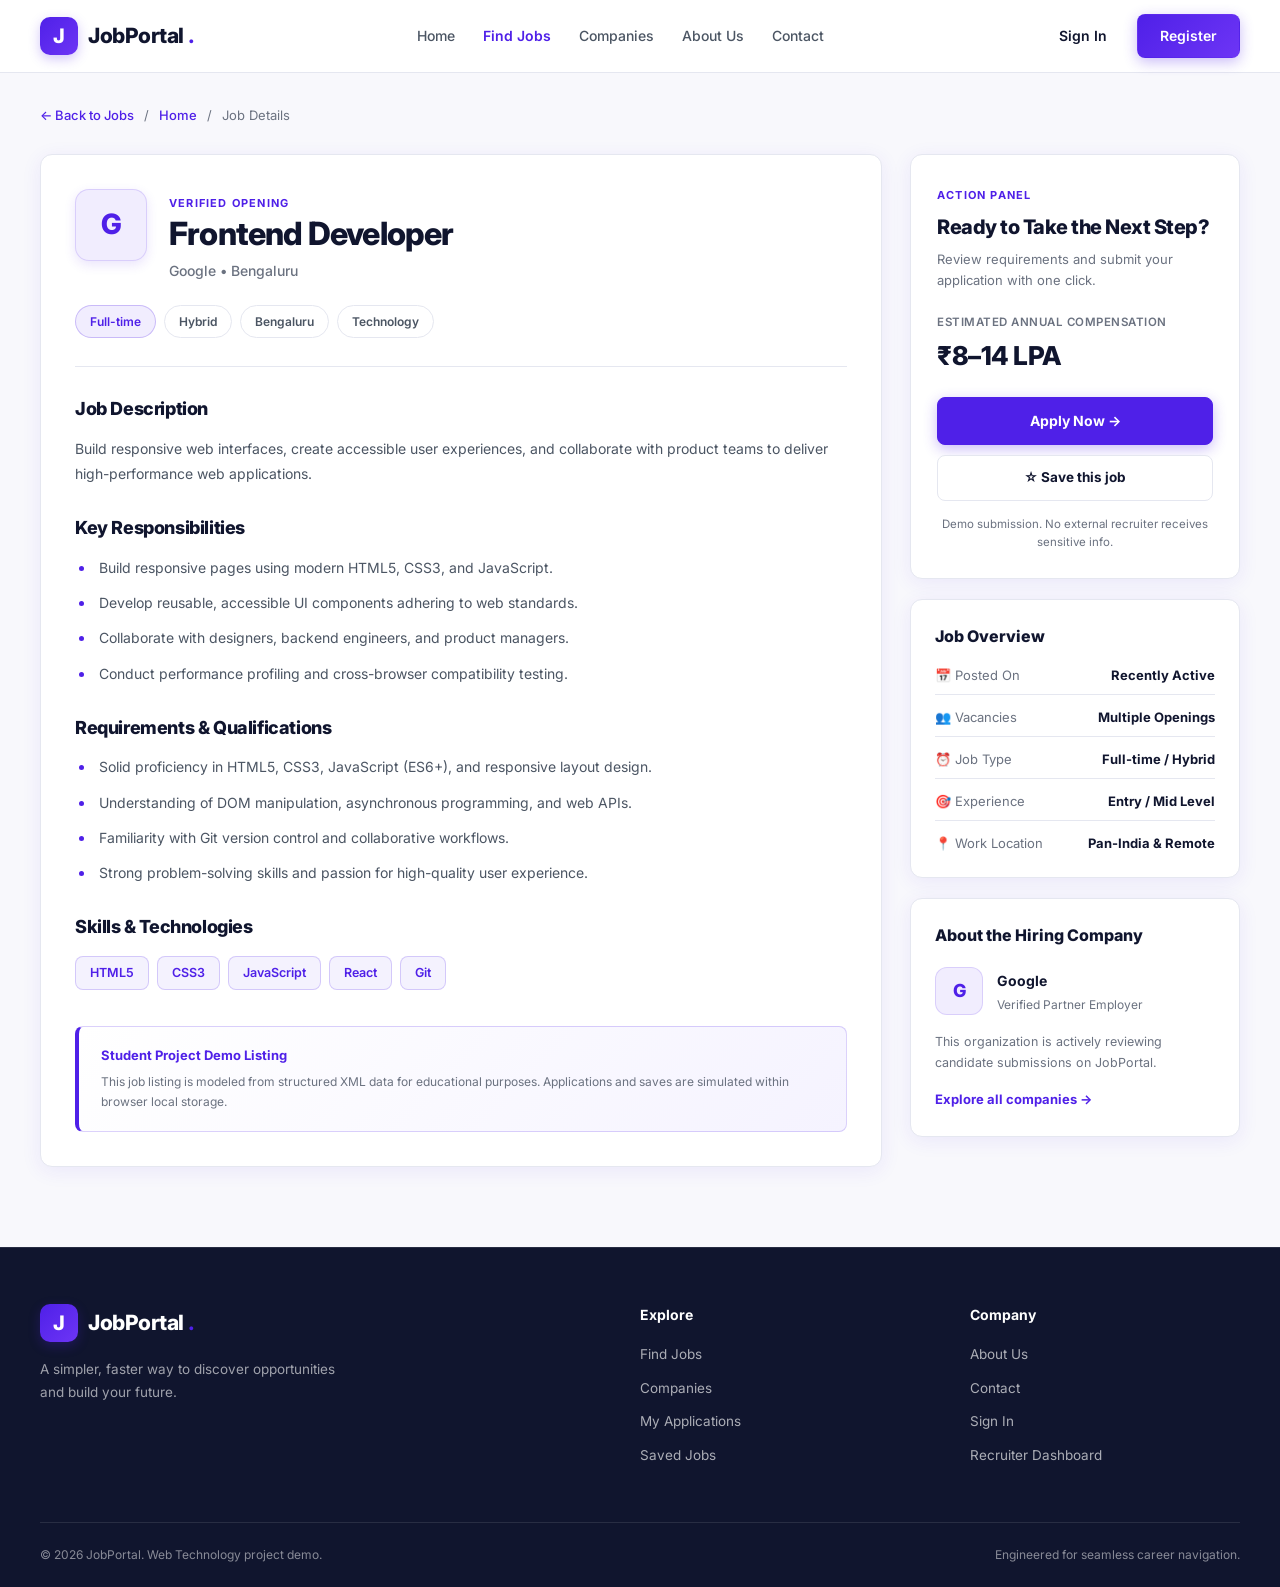
<file: job-details.html>
<!DOCTYPE html>
<html lang="en">
<head>
  <meta charset="UTF-8">
  <meta name="viewport" content="width=device-width, initial-scale=1.0">
  <meta name="description" content="View comprehensive job details, responsibilities, technical requirements, and apply directly on JobPortal.">
  <title>Job Details | JobPortal</title>
  <link rel="preconnect" href="https://fonts.googleapis.com">
  <link rel="preconnect" href="https://fonts.gstatic.com" crossorigin>
  <link href="https://fonts.googleapis.com/css2?family=Inter:wght@400;500;600;700;800&display=swap" rel="stylesheet">
  <link rel="stylesheet" href="css/style.css">
  <link rel="stylesheet" href="css/responsive.css">
  <link rel="stylesheet" href="css/job-details.css">
  <script src="js/session.js" defer></script>
  <script src="js/main.js" defer></script>
  <script src="js/xml-loader.js" defer></script>
  <script src="js/job-details.js" defer></script>
</head>
<body>
  <!-- Header / Navigation -->
  <header class="site-header">
    <nav class="navbar container">
      <a href="index.html" class="brand">
        <span class="brand-icon">J</span>
        JobPortal<span class="brand-dot">.</span>
      </a>
      <button class="menu-toggle" id="menuToggle" aria-label="Toggle navigation" aria-expanded="false">☰</button>
      <div class="nav-links" id="navLinks">
        <a href="index.html">Home</a>
        <a href="jobs.html" class="active">Find Jobs</a>
        <a href="companies.html">Companies</a>
        <a href="about.html">About Us</a>
        <a href="contact.html">Contact</a>
        <div class="mobile-auth">
          <a href="login.html" class="btn btn-outline">Log in</a>
          <a href="jobs.html" class="btn btn-primary">Find a Job</a>
        </div>
      </div>
      <div class="nav-actions">
        <a href="login.html" class="login-link">Log in</a>
        <a href="profile.html" class="btn btn-primary">My Profile ↗</a>
      </div>
    </nav>
  </header>

  <main class="detail-page">
    <div class="container">
      <!-- Breadcrumb with Back to Jobs link -->
      <nav class="breadcrumb" aria-label="Breadcrumb">
        <a href="jobs.html">&larr; Back to Jobs</a>
        <span>/</span>
        <a href="index.html">Home</a>
        <span>/</span>
        <span>Job Details</span>
      </nav>

      <!-- Main Job Detail Layout -->
      <section id="jobDetailContent" class="detail-layout">
        <!-- Left Column: Primary Job Information -->
        <article class="detail-main">
          <div class="detail-header">
            <div class="detail-company-logo" id="detailLogo">J</div>
            <div class="detail-title">
              <span class="section-kicker">VERIFIED OPENING</span>
              <h1 id="detailTitle">Loading job details...</h1>
              <p id="detailCompany">Company Name · Location</p>
            </div>
          </div>

          <!-- Dynamic Tags Container -->
          <div class="detail-tags" id="detailTags"></div>

          <div class="detail-divider"></div>

          <!-- Job Description -->
          <section class="detail-section">
            <h2>Job Description</h2>
            <p id="detailDescription">Loading description...</p>
          </section>

          <!-- Key Responsibilities -->
          <section class="detail-section">
            <h2>Key Responsibilities</h2>
            <ul id="detailResponsibilities">
              <li>Collaborate with cross-functional teams to deliver scalable solutions.</li>
              <li>Design, build, and maintain efficient, reusable, and reliable code.</li>
            </ul>
          </section>

          <!-- Requirements -->
          <section class="detail-section">
            <h2>Requirements &amp; Qualifications</h2>
            <ul id="detailRequirements">
              <li>Relevant bachelor's degree or equivalent practical industry experience.</li>
              <li>Demonstrated experience in technical problem solving and team collaboration.</li>
            </ul>
          </section>

          <!-- Skills Needed -->
          <section class="detail-section">
            <h2>Skills &amp; Technologies</h2>
            <div class="detail-skills" id="detailSkills"></div>
          </section>

          <!-- Academic Demo Disclaimer -->
          <div class="detail-disclaimer">
            <strong>Student Project Demo Listing</strong>
            <p>This job listing is modeled from structured XML data for educational purposes. Applications and saves are simulated within browser local storage.</p>
          </div>
        </article>

        <!-- Right Column: Sidebar Action & Overview Cards -->
        <aside class="detail-sidebar" aria-label="Job actions and company summary">
          <!-- Apply & Salary Card -->
          <div class="apply-card">
            <span class="section-kicker">ACTION PANEL</span>
            <h2>Ready to Take the Next Step?</h2>
            <p>Review requirements and submit your application with one click.</p>

            <div class="apply-salary-label">Estimated Annual Compensation</div>
            <strong class="apply-salary" id="detailSalary">₹8–14 LPA</strong>

            <a href="apply.html" id="applyNow" class="btn btn-primary apply-now">Apply Now →</a>
            <button type="button" id="saveDetailJob" class="btn btn-outline save-detail-btn" aria-label="Save this job to your profile" aria-pressed="false">♡ Save this job</button>

            <p class="apply-note">Demo submission. No external recruiter receives sensitive info.</p>
          </div>

          <!-- Job Overview Card Matching Reference -->
          <div class="company-card">
            <h3>Job Overview</h3>
            <div style="display: grid; gap: 12px; margin-top: 16px; font-size: 13px;">
              <div style="display: flex; justify-content: space-between; border-bottom: 1px solid var(--border); padding-bottom: 8px;">
                <span style="color: var(--muted);">📅 Posted On</span>
                <strong>Recently Active</strong>
              </div>
              <div style="display: flex; justify-content: space-between; border-bottom: 1px solid var(--border); padding-bottom: 8px;">
                <span style="color: var(--muted);">👥 Vacancies</span>
                <strong>Multiple Openings</strong>
              </div>
              <div style="display: flex; justify-content: space-between; border-bottom: 1px solid var(--border); padding-bottom: 8px;">
                <span style="color: var(--muted);">⏰ Job Type</span>
                <strong>Full-time / Hybrid</strong>
              </div>
              <div style="display: flex; justify-content: space-between; border-bottom: 1px solid var(--border); padding-bottom: 8px;">
                <span style="color: var(--muted);">🎯 Experience</span>
                <strong>Entry / Mid Level</strong>
              </div>
              <div style="display: flex; justify-content: space-between;">
                <span style="color: var(--muted);">📍 Work Location</span>
                <strong>Pan-India &amp; Remote</strong>
              </div>
            </div>
          </div>

          <!-- Company Profile Card -->
          <div class="company-card">
            <h3>About the Hiring Company</h3>
            <div class="company-mini">
              <div class="company-mini-logo" id="companyMiniLogo">J</div>
              <div>
                <strong id="companyMiniName">Company</strong>
                <p>Verified Partner Employer</p>
              </div>
            </div>
            <p class="company-note">This organization is actively reviewing candidate submissions on JobPortal.</p>
            <a href="companies.html" class="text-link">Explore all companies →</a>
          </div>
        </aside>
      </section>

      <!-- 404 / Missing Job Fallback (hidden by default) -->
      <section id="jobNotFound" class="not-found" hidden>
        <div class="empty-icon">🔍</div>
        <h1>Job Not Found</h1>
        <p>The job ID provided does not match any current listing in our XML database.</p>
        <a href="jobs.html" class="btn btn-primary">Browse All Jobs</a>
      </section>
    </div>
  </main>

  <!-- Site Footer -->
  <footer class="site-footer">
    <div class="container footer-main">
      <div class="footer-brand">
        <a href="index.html" class="brand"><span class="brand-icon">J</span> JobPortal<span class="brand-dot">.</span></a>
        <p>A simpler, faster way to discover opportunities and build your future.</p>
      </div>
      <div class="footer-column">
        <strong>Explore</strong>
        <a href="jobs.html">Find Jobs</a>
        <a href="companies.html">Companies</a>
        <a href="applications.html">My Applications</a>
        <a href="dashboard.html">Saved Jobs</a>
      </div>
      <div class="footer-column">
        <strong>Company</strong>
        <a href="about.html">About Us</a>
        <a href="contact.html">Contact</a>
        <a href="login.html">Sign In</a>
        <a href="recruiter-dashboard.html">Recruiter Dashboard</a>
      </div>
    </div>
    <div class="container footer-bottom">
      <span>© <span id="currentYear">2026</span> JobPortal. Web Technology project demo.</span>
      <span>Engineered for seamless career navigation.</span>
    </div>
  </footer>
</body>
</html>
</file>
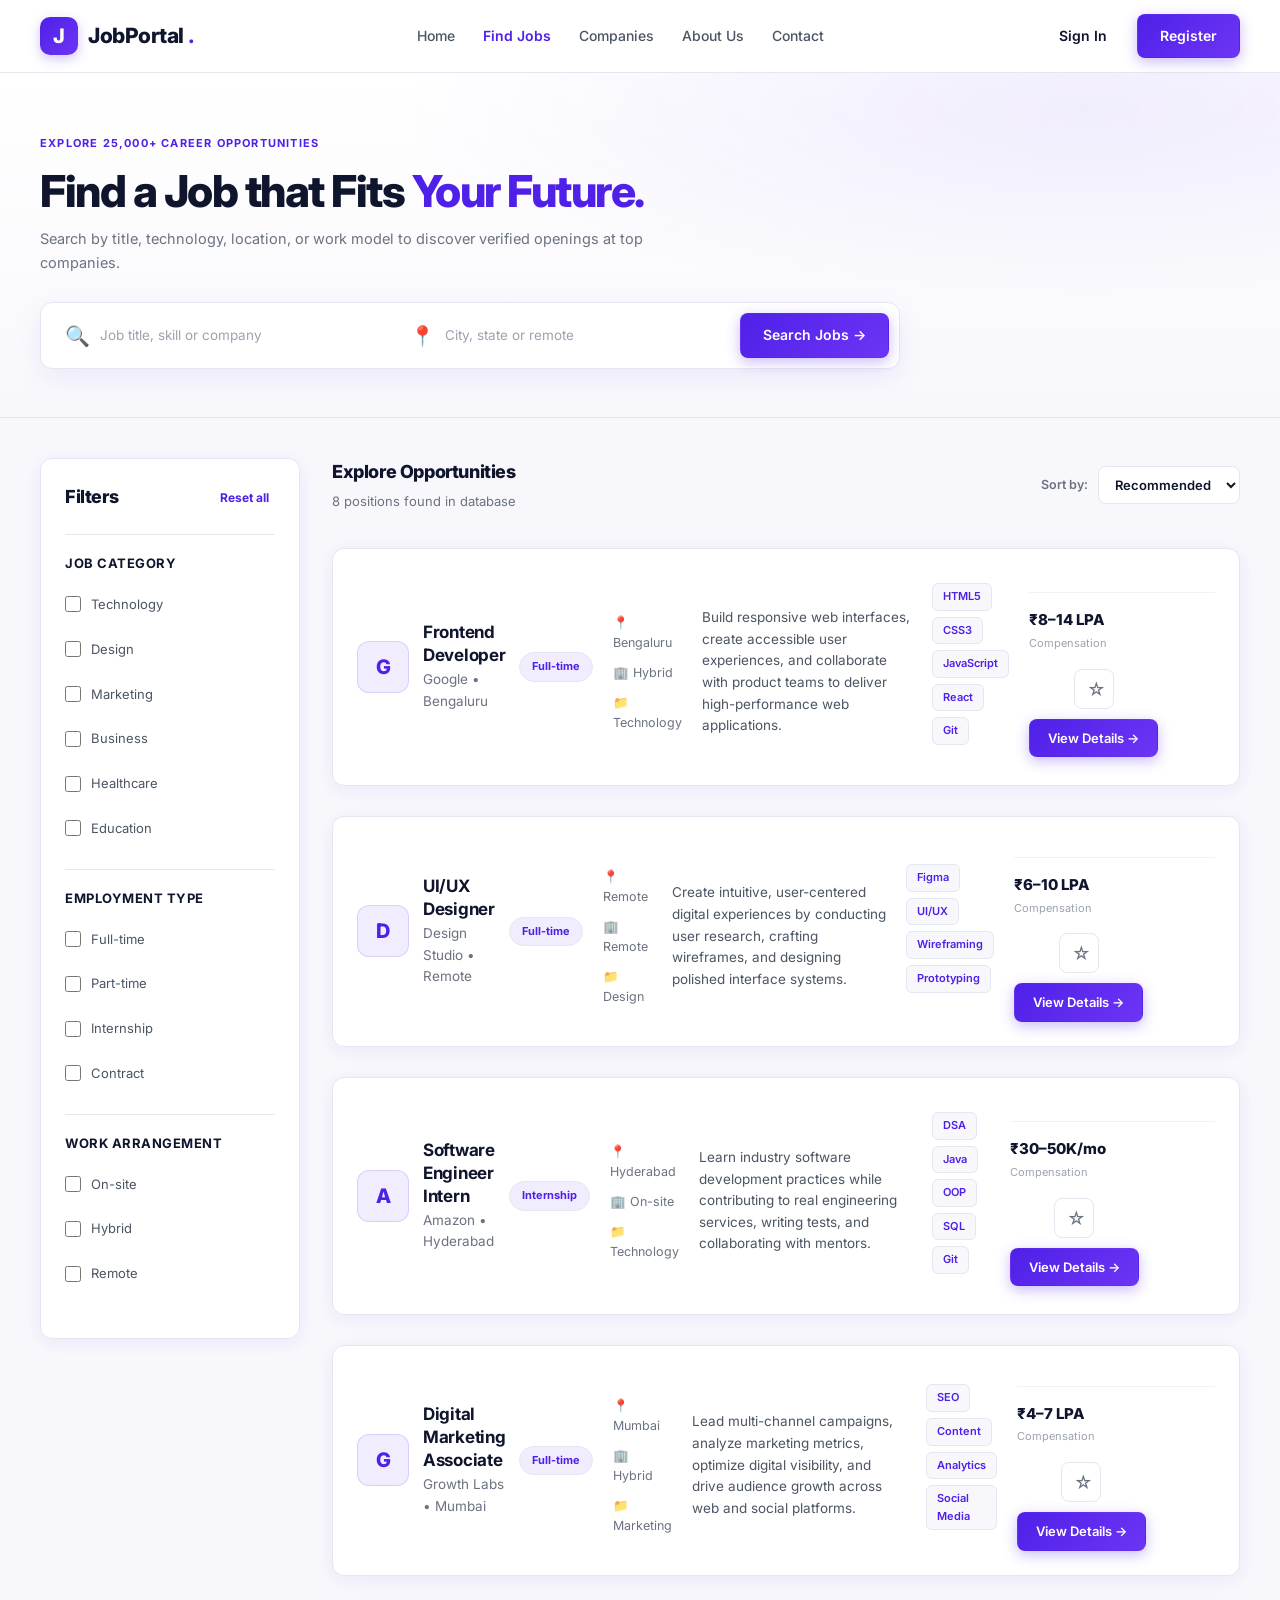
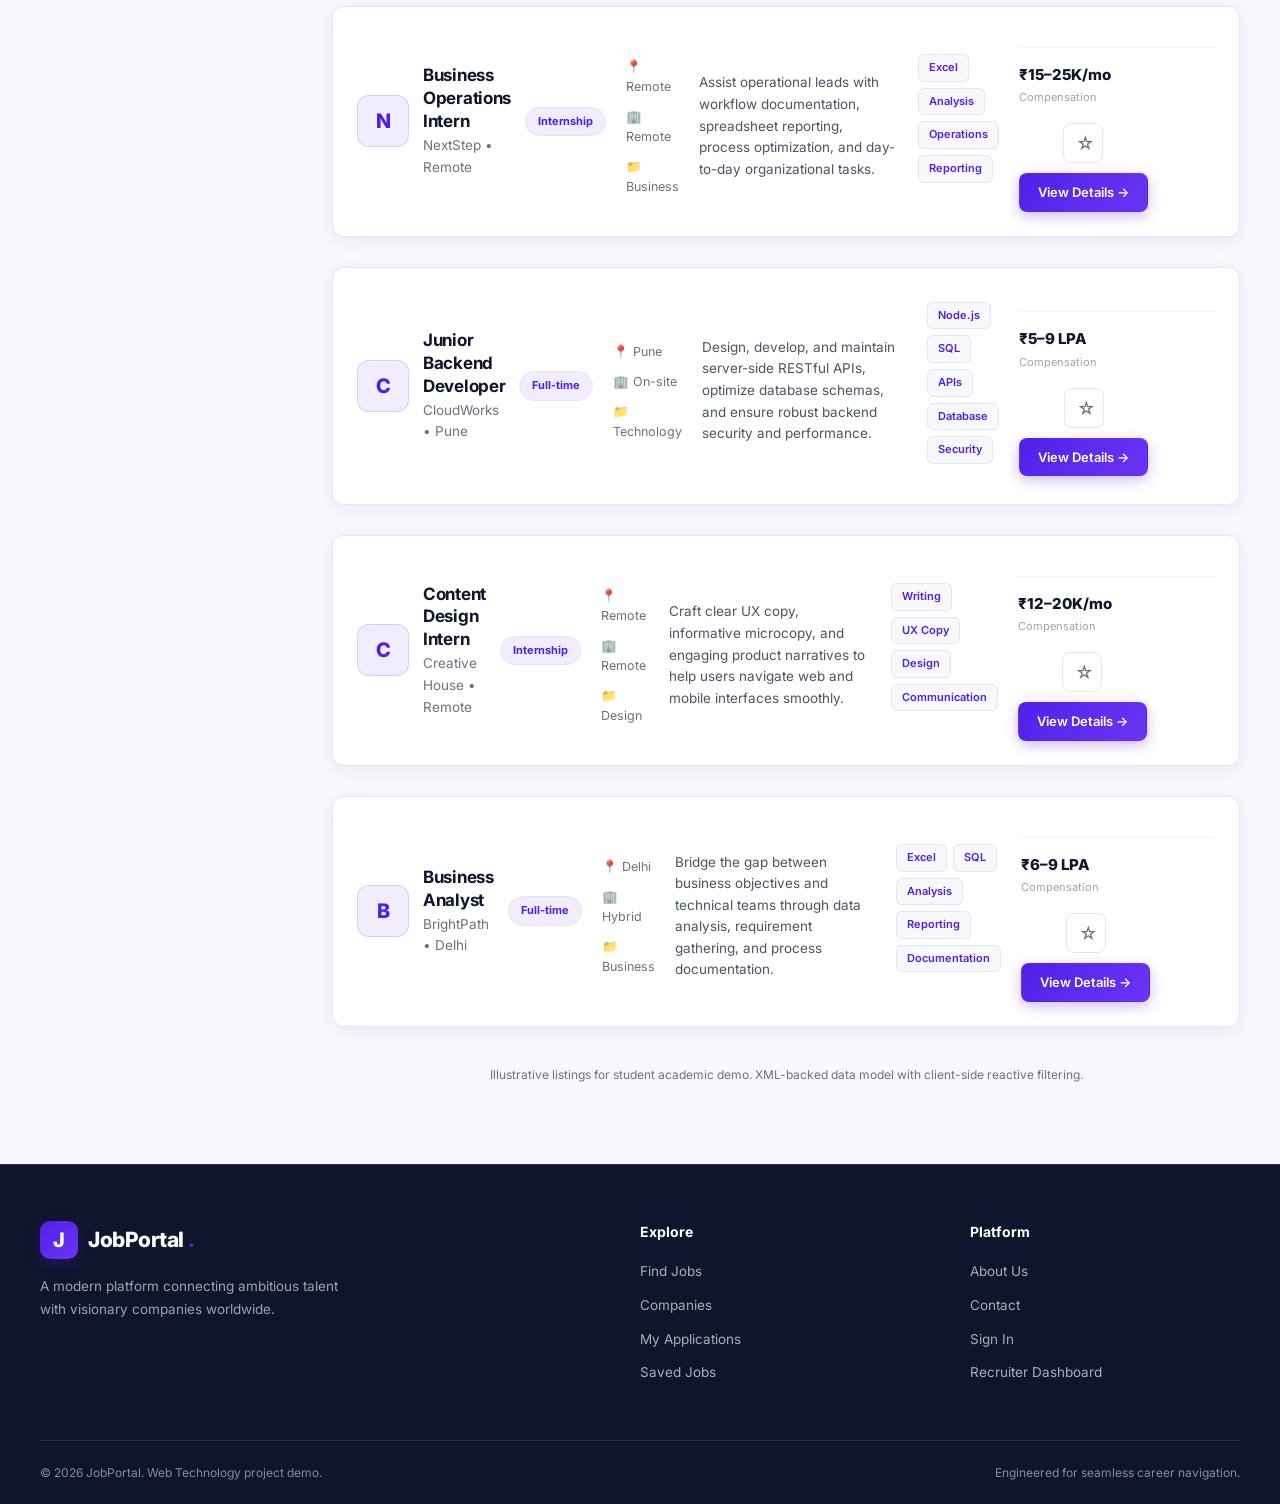
<file: jobs.html>
<!DOCTYPE html>
<html lang="en">
<head>
  <meta charset="UTF-8">
  <meta name="viewport" content="width=device-width, initial-scale=1.0">
  <meta name="description" content="Search, filter, and discover curated job opportunities across top tech, business, and creative sectors on JobPortal.">
  <title>Find Jobs | JobPortal</title>
  <link rel="preconnect" href="https://fonts.googleapis.com">
  <link rel="preconnect" href="https://fonts.gstatic.com" crossorigin>
  <link href="https://fonts.googleapis.com/css2?family=Inter:wght@400;500;600;700;800&display=swap" rel="stylesheet">
  <link rel="stylesheet" href="css/style.css">
  <link rel="stylesheet" href="css/responsive.css">
  <link rel="stylesheet" href="css/jobs.css">
  <script src="js/session.js" defer></script>
  <script src="js/main.js" defer></script>
  <script src="js/xml-loader.js" defer></script>
  <script src="js/jobs.js" defer></script>
</head>
<body>
  <!-- Header / Navigation -->
  <header class="site-header">
    <nav class="navbar container">
      <a href="index.html" class="brand">
        <span class="brand-icon">J</span>
        JobPortal<span class="brand-dot">.</span>
      </a>

      <button class="menu-toggle" id="menuToggle" aria-label="Toggle navigation" aria-expanded="false">☰</button>

      <div class="nav-links" id="navLinks">
        <a href="index.html">Home</a>
        <a href="jobs.html" class="active">Find Jobs</a>
        <a href="companies.html">Companies</a>
        <a href="about.html">About Us</a>
        <a href="contact.html">Contact</a>
        <div class="mobile-auth">
          <a href="login.html" class="btn btn-outline">Log in</a>
          <a href="jobs.html" class="btn btn-primary">Find a Job</a>
        </div>
      </div>

      <div class="nav-actions">
        <a href="login.html" class="login-link">Log in</a>
        <a href="profile.html" class="btn btn-primary">My Profile ↗</a>
      </div>
    </nav>
  </header>

  <main>
    <!-- Search Hero Section -->
    <section class="jobs-hero">
      <div class="container">
        <span class="section-kicker">EXPLORE 25,000+ CAREER OPPORTUNITIES</span>
        <h1>Find a Job that Fits <span>Your Future.</span></h1>
        <p>Search by title, technology, location, or work model to discover verified openings at top companies.</p>

        <form id="jobsSearch" class="jobs-search">
          <label class="jobs-search-field" for="jobKeyword">
            <span>🔍</span>
            <input type="search" id="jobKeyword" placeholder="Job title, skill or company">
          </label>
          <label class="jobs-search-field" for="jobLocation">
            <span>📍</span>
            <input type="text" id="jobLocation" placeholder="City, state or remote">
          </label>
          <button class="btn btn-primary" type="submit">Search Jobs →</button>
        </form>
      </div>
    </section>

    <!-- Jobs Main Content with Sidebar Filters -->
    <section class="container jobs-layout">
      <!-- Filter Sidebar -->
      <aside class="filter-panel" aria-label="Job filters">
        <div class="filter-heading">
          <h2>Filters</h2>
          <button type="button" id="resetFilters" class="reset-button">Reset all</button>
        </div>

        <div class="filter-group">
          <h3>Job Category</h3>
          <label class="filter-option"><input type="checkbox" name="category" value="Technology"> Technology</label>
          <label class="filter-option"><input type="checkbox" name="category" value="Design"> Design</label>
          <label class="filter-option"><input type="checkbox" name="category" value="Marketing"> Marketing</label>
          <label class="filter-option"><input type="checkbox" name="category" value="Business"> Business</label>
          <label class="filter-option"><input type="checkbox" name="category" value="Healthcare"> Healthcare</label>
          <label class="filter-option"><input type="checkbox" name="category" value="Education"> Education</label>
        </div>

        <div class="filter-group">
          <h3>Employment Type</h3>
          <label class="filter-option"><input type="checkbox" name="type" value="Full-time"> Full-time</label>
          <label class="filter-option"><input type="checkbox" name="type" value="Part-time"> Part-time</label>
          <label class="filter-option"><input type="checkbox" name="type" value="Internship"> Internship</label>
          <label class="filter-option"><input type="checkbox" name="type" value="Contract"> Contract</label>
        </div>

        <div class="filter-group">
          <h3>Work Arrangement</h3>
          <label class="filter-option"><input type="checkbox" name="work" value="On-site"> On-site</label>
          <label class="filter-option"><input type="checkbox" name="work" value="Hybrid"> Hybrid</label>
          <label class="filter-option"><input type="checkbox" name="work" value="Remote"> Remote</label>
        </div>
      </aside>

      <!-- Results Area -->
      <section class="jobs-results">
        <div class="results-heading">
          <div>
            <h2>Explore Opportunities</h2>
            <p id="resultsCount" aria-live="polite">Loading jobs...</p>
          </div>

          <label class="sort-control">
            <span>Sort by:</span>
            <select id="sortJobs" aria-label="Sort job results">
              <option value="recommended">Recommended</option>
              <option value="title">Job Title A–Z</option>
              <option value="company">Company A–Z</option>
            </select>
          </label>
        </div>

        <!-- Filter Chips Container -->
        <div id="activeFilters" class="active-filters"></div>

        <!-- Job Cards List (Rendered dynamically by jobs.js from XML) -->
        <div id="jobsList" class="jobs-list"></div>

        <!-- Empty State -->
        <div id="emptyState" class="empty-state" hidden>
          <div class="empty-icon">🔍</div>
          <h3>No matching jobs found</h3>
          <p>We couldn't find openings matching your filter criteria. Try adjusting your keyword or clearing filters.</p>
          <button type="button" id="emptyReset" class="btn btn-primary">Clear all filters</button>
        </div>

        <p class="demo-note">Illustrative listings for student academic demo. XML-backed data model with client-side reactive filtering.</p>
      </section>
    </section>
  </main>

  <!-- Site Footer -->
  <footer class="site-footer">
    <div class="container footer-main">
      <div class="footer-brand">
        <a href="index.html" class="brand"><span class="brand-icon">J</span> JobPortal<span class="brand-dot">.</span></a>
        <p>A modern platform connecting ambitious talent with visionary companies worldwide.</p>
      </div>
      <div class="footer-column">
        <strong>Explore</strong>
        <a href="jobs.html">Find Jobs</a>
        <a href="companies.html">Companies</a>
        <a href="applications.html">My Applications</a>
        <a href="dashboard.html">Saved Jobs</a>
      </div>
      <div class="footer-column">
        <strong>Platform</strong>
        <a href="about.html">About Us</a>
        <a href="contact.html">Contact</a>
        <a href="login.html">Sign In</a>
        <a href="recruiter-dashboard.html">Recruiter Dashboard</a>
      </div>
    </div>
    <div class="container footer-bottom">
      <span>© <span id="currentYear">2026</span> JobPortal. Web Technology project demo.</span>
      <span>Engineered for seamless career navigation.</span>
    </div>
  </footer>
</body>
</html>
</file>
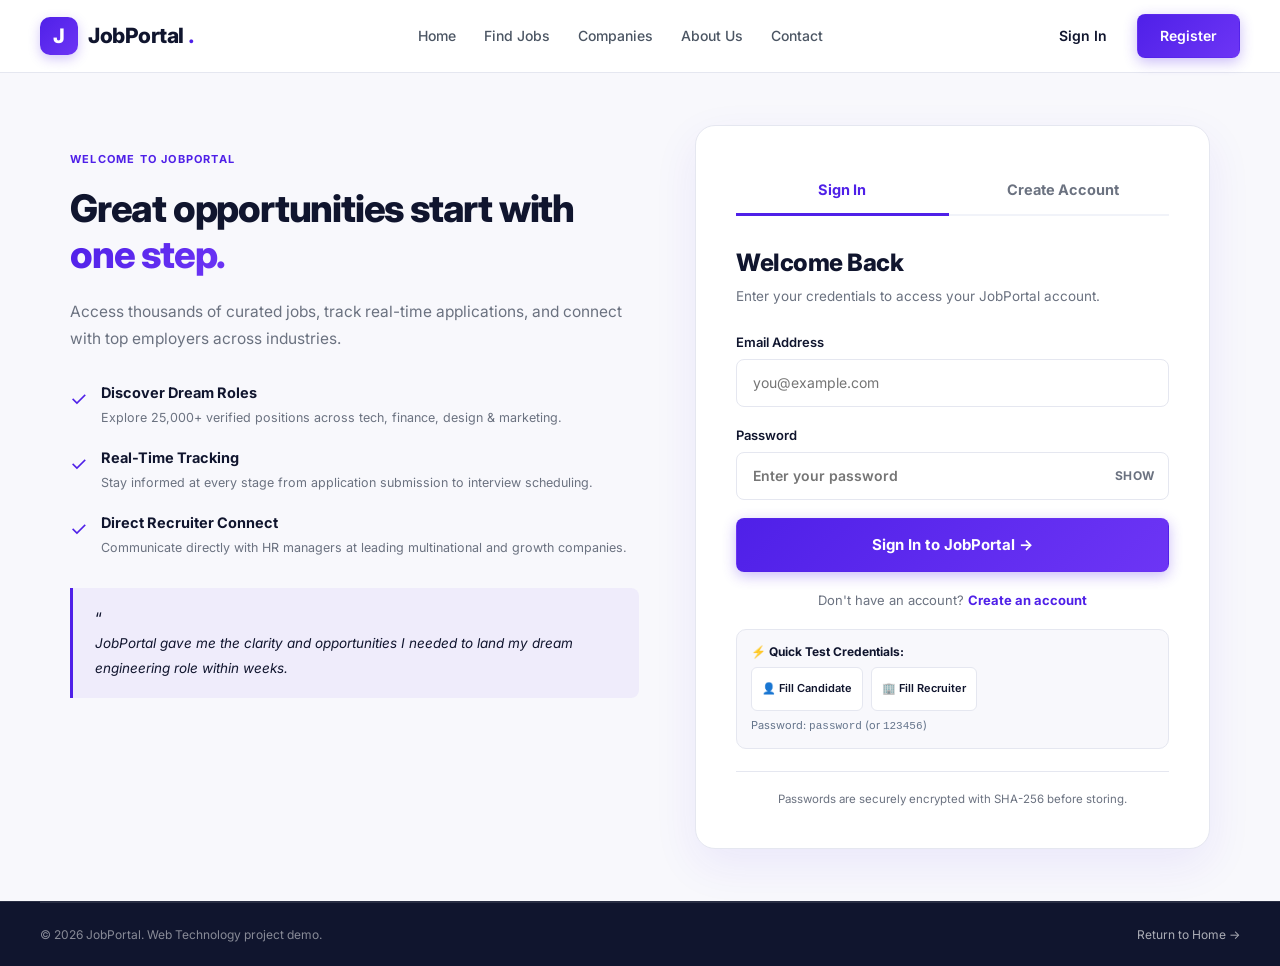
<file: login.html>
<!DOCTYPE html>
<html lang="en">
<head>
  <meta charset="UTF-8">
  <meta name="viewport" content="width=device-width, initial-scale=1.0">
  <meta name="description" content="Sign in or register your account to explore career opportunities and post vacancies on JobPortal.">
  <title>Login &amp; Register | JobPortal</title>
  <link rel="preconnect" href="https://fonts.googleapis.com">
  <link rel="preconnect" href="https://fonts.gstatic.com" crossorigin>
  <link href="https://fonts.googleapis.com/css2?family=Inter:wght@400;500;600;700;800&display=swap" rel="stylesheet">
  <link rel="stylesheet" href="css/style.css">
  <link rel="stylesheet" href="css/responsive.css">
  <link rel="stylesheet" href="css/auth.css">
  <script src="js/session.js" defer></script>
  <script src="js/main.js" defer></script>
  <script src="js/validation.js" defer></script>
  <script src="js/auth.js" defer></script>
</head>
<body>
  <!-- Header / Navigation -->
  <header class="site-header">
    <nav class="navbar container">
      <a href="index.html" class="brand">
        <span class="brand-icon">J</span>
        JobPortal<span class="brand-dot">.</span>
      </a>
      <button class="menu-toggle" id="menuToggle" aria-label="Toggle navigation" aria-expanded="false">☰</button>
      <div class="nav-links" id="navLinks">
        <a href="index.html">Home</a>
        <a href="jobs.html">Find Jobs</a>
        <a href="companies.html">Companies</a>
        <a href="about.html">About Us</a>
        <a href="contact.html">Contact</a>
        <div class="mobile-auth">
          <a href="login.html" class="btn btn-outline">Log in</a>
          <a href="jobs.html" class="btn btn-primary">Find a Job</a>
        </div>
      </div>
      <div class="nav-actions">
        <a href="jobs.html" class="login-link">Browse jobs</a>
        <a href="index.html" class="btn btn-primary">Home ↗</a>
      </div>
    </nav>
  </header>

  <main class="auth-page">
    <section class="auth-shell">
      <!-- Left Hero/Benefits Column -->
      <div class="auth-intro">
        <span class="section-kicker">WELCOME TO JOBPORTAL</span>
        <h1>Great opportunities start with <span>one step.</span></h1>
        <p>Access thousands of curated jobs, track real-time applications, and connect with top employers across industries.</p>

        <div class="auth-benefits">
          <div>
            <span>✓</span>
            <div>
              <strong>Discover Dream Roles</strong>
              <small>Explore 25,000+ verified positions across tech, finance, design &amp; marketing.</small>
            </div>
          </div>
          <div>
            <span>✓</span>
            <div>
              <strong>Real-Time Tracking</strong>
              <small>Stay informed at every stage from application submission to interview scheduling.</small>
            </div>
          </div>
          <div>
            <span>✓</span>
            <div>
              <strong>Direct Recruiter Connect</strong>
              <small>Communicate directly with HR managers at leading multinational and growth companies.</small>
            </div>
          </div>
        </div>

        <div class="auth-quote">
          <span>“</span>
          <p>JobPortal gave me the clarity and opportunities I needed to land my dream engineering role within weeks.</p>
        </div>
      </div>

      <!-- Right Auth Card -->
      <div class="auth-card">
        <!-- Switchable Tabs -->
        <div class="auth-tabs" role="tablist" aria-label="Account options">
          <button type="button" class="auth-tab is-active" id="loginTab" role="tab" aria-selected="true">Sign In</button>
          <button type="button" class="auth-tab" id="registerTab" role="tab" aria-selected="false">Create Account</button>
        </div>

        <!-- Auth Status Message -->
        <div id="authMessage" class="auth-message" role="status" aria-live="polite" hidden></div>

        <!-- Login Form -->
        <form id="loginForm" class="auth-form">
          <div class="auth-heading">
            <h2>Welcome Back</h2>
            <p>Enter your credentials to access your JobPortal account.</p>
          </div>

          <label class="form-field">
            <span>Email Address</span>
            <input type="email" id="loginEmail" placeholder="you@example.com" autocomplete="email" required>
          </label>

          <label class="form-field">
            <span>Password</span>
            <span class="password-wrap">
              <input type="password" id="loginPassword" placeholder="Enter your password" autocomplete="current-password" minlength="6" required>
              <button type="button" class="password-toggle" data-password="loginPassword" aria-label="Show password">Show</button>
            </span>
          </label>

          <button type="submit" class="btn btn-primary auth-submit">Sign In to JobPortal →</button>
          <p class="auth-switch-text">Don't have an account? <button type="button" data-switch="register">Create an account</button></p>

          <div style="margin-top: 18px; padding: 12px 14px; background: #F8F8FC; border: 1px solid #E5E7F0; border-radius: 10px; font-size: 12px; color: #475569;">
            <div style="font-weight: 700; color: #10152E; margin-bottom: 6px;">⚡ Quick Test Credentials:</div>
            <div style="display: flex; gap: 8px; flex-wrap: wrap;">
              <button type="button" class="btn btn-outline" data-fill-email="candidate@example.com" data-fill-pass="password" style="font-size: 11px; padding: 4px 10px; border-radius: 6px; cursor: pointer;">👤 Fill Candidate</button>
              <button type="button" class="btn btn-outline" data-fill-email="recruiter@example.com" data-fill-pass="password" style="font-size: 11px; padding: 4px 10px; border-radius: 6px; cursor: pointer;">🏢 Fill Recruiter</button>
            </div>
            <div style="margin-top: 6px; font-size: 11px; color: #64748B;">Password: <code>password</code> (or <code>123456</code>)</div>
          </div>
        </form>

        <!-- Registration Form -->
        <form id="registerForm" class="auth-form" hidden>
          <div class="auth-heading">
            <h2>Create Your Account</h2>
            <p>Join thousands of job seekers and verified recruiters today.</p>
          </div>

          <div class="form-field">
            <span>I want to register as:</span>
            <div class="role-select-wrap">
              <label class="role-option">
                <input type="radio" name="registerRole" value="candidate" checked>
                <span>👤 Candidate</span>
              </label>
              <label class="role-option">
                <input type="radio" name="registerRole" value="recruiter">
                <span>🏢 Recruiter</span>
              </label>
            </div>
          </div>

          <label class="form-field">
            <span>Full Name</span>
            <input type="text" id="registerName" placeholder="Your full name" autocomplete="name" minlength="2" maxlength="80" required>
          </label>

          <label class="form-field" id="companyFieldWrap" hidden>
            <span>Company Name</span>
            <input type="text" id="registerCompany" placeholder="e.g. Google, Infosys, TechCorp" maxlength="80">
          </label>

          <label class="form-field">
            <span>Email Address</span>
            <input type="email" id="registerEmail" placeholder="you@example.com" autocomplete="email" required>
          </label>

          <label class="form-field">
            <span>Password</span>
            <span class="password-wrap">
              <input type="password" id="registerPassword" placeholder="At least 8 characters" autocomplete="new-password" minlength="8" required>
              <button type="button" class="password-toggle" data-password="registerPassword" aria-label="Show password">Show</button>
            </span>
          </label>

          <label class="form-field">
            <span>Confirm Password</span>
            <input type="password" id="confirmPassword" placeholder="Re-enter your password" autocomplete="new-password" minlength="8" required>
          </label>

          <label class="terms-check">
            <input type="checkbox" id="acceptTerms" required>
            <span>I agree to the Terms of Service &amp; Privacy Policy.</span>
          </label>

          <button type="submit" class="btn btn-primary auth-submit">Create Account →</button>
          <p class="auth-switch-text">Already registered? <button type="button" data-switch="login">Sign In</button></p>
        </form>

        <div class="auth-footnote">
          Passwords are securely encrypted with SHA-256 before storing.
        </div>
      </div>
    </section>
  </main>

  <!-- Site Footer -->
  <footer class="site-footer">
    <div class="container footer-bottom">
      <span>© <span id="currentYear">2026</span> JobPortal. Web Technology project demo.</span>
      <a href="index.html">Return to Home →</a>
    </div>
  </footer>
</body>
</html>
</file>
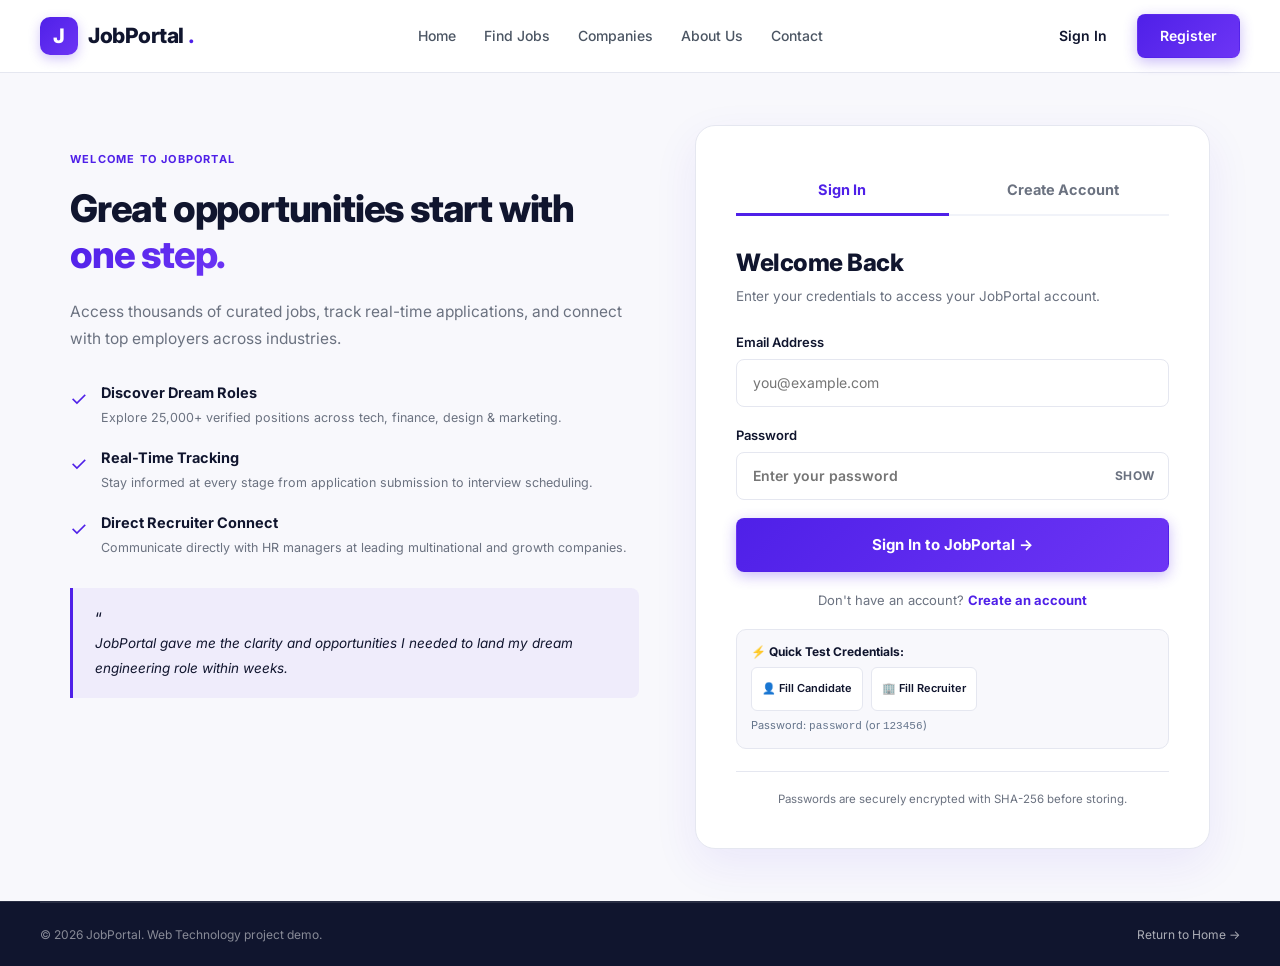
<file: profile.html>
<!DOCTYPE html>
<html lang="en">
<head>
  <meta charset="UTF-8">
  <meta name="viewport" content="width=device-width, initial-scale=1.0">
  <meta name="description" content="Manage your JobPortal applicant profile, career details, skills, and portfolio.">
  <title>My Profile | JobPortal</title>
  <link rel="preconnect" href="https://fonts.googleapis.com">
  <link rel="preconnect" href="https://fonts.gstatic.com" crossorigin>
  <link href="https://fonts.googleapis.com/css2?family=Inter:wght@400;500;600;700;800&display=swap" rel="stylesheet">
  <link rel="stylesheet" href="css/style.css">
  <link rel="stylesheet" href="css/responsive.css">
  <link rel="stylesheet" href="css/profile.css">
  <script src="js/session.js" defer></script>
  <script src="js/main.js" defer></script>
  <script src="js/profile.js" defer></script>
</head>
<body>

  <!-- Navigation Header with Purple Branding -->
  <header class="site-header">
    <nav class="navbar container">
      <a href="index.html" class="brand" aria-label="JobPortal home">
        <span class="brand-icon">J</span>JobPortal<span class="brand-dot">.</span>
      </a>

      <button class="menu-toggle" id="menuToggle" type="button" aria-label="Toggle navigation" aria-expanded="false">☰</button>

      <div class="nav-links" id="navLinks">
        <a href="index.html">Home</a>
        <a href="jobs.html">Find Jobs</a>
        <a href="companies.html">Companies</a>
        <a href="about.html">About Us</a>
        <a href="contact.html">Contact</a>
        <div class="mobile-auth"></div>
      </div>

      <div class="nav-actions">
        <a href="dashboard.html" class="login-link">Dashboard</a>
        <a href="jobs.html" class="btn btn-primary">Explore Jobs ↗</a>
      </div>
    </nav>
  </header>

  <main class="profile-page">
    <div class="container">
      <!-- Breadcrumb -->
      <div class="breadcrumb" style="margin-bottom: 20px; font-size: 13.5px; color: var(--muted);">
        <a href="index.html" style="color: var(--primary); text-decoration: none;">Home</a>
        <span> / </span>
        <a href="dashboard.html" style="color: var(--primary); text-decoration: none;">Dashboard</a>
        <span> / </span>
        <span>My Profile</span>
      </div>

      <!-- Profile Header -->
      <div class="profile-page-heading">
        <div>
          <span class="section-kicker">CANDIDATE PORTFOLIO</span>
          <h1>My Profile</h1>
          <p>Keep your professional information up to date for prospective employers.</p>
        </div>
        <div style="display: flex; gap: 10px;">
          <a href="dashboard.html" class="btn btn-outline">Candidate Dashboard</a>
          <a href="jobs.html" class="btn btn-primary">Find opportunities →</a>
        </div>
      </div>

      <!-- Feedback / Notice Banner -->
      <div id="profileNotice" class="profile-notice" role="status" aria-live="polite" hidden></div>

      <!-- 2-Column Profile Layout -->
      <section class="profile-layout">
        <!-- Sidebar Column -->
        <aside class="profile-sidebar">
          <!-- Summary Card -->
          <div class="profile-summary">
            <div class="profile-avatar" id="profileAvatar">AV</div>
            <h2 id="summaryName">Anjali Verma</h2>
            <p id="summaryHeadline">Frontend Developer &amp; UI Enthusiast</p>
            <span class="profile-status"><span></span> Active Candidate</span>
            <div class="profile-summary-divider"></div>
            <div class="summary-detail"><span>✉</span><span id="summaryEmail">candidate@example.com</span></div>
            <div class="summary-detail"><span>⌖</span><span id="summaryLocation">Bengaluru, India</span></div>
            <a href="applications.html" class="profile-app-link">View my applications →</a>
          </div>

          <!-- Profile Completion Tracker -->
          <div class="completion-card">
            <div class="completion-top">
              <h3>Profile completion</h3>
              <strong id="completionPercent">0%</strong>
            </div>
            <div class="completion-track"><span id="completionBar"></span></div>
            <p>Complete your career details to build a high-impact profile.</p>
          </div>

          <!-- Career Tip -->
          <div class="profile-tip">
            <span>✦</span>
            <div>
              <strong>Recruiter Visibility Tip</strong>
              <p>Adding specific frameworks and live GitHub portfolio links increases recruiter response rates by 40%.</p>
            </div>
          </div>
        </aside>

        <!-- Main Form Column -->
        <div class="profile-content">
          <form id="profileForm">
            <!-- 01 Personal Info -->
            <section class="profile-section">
              <div class="profile-section-heading">
                <div>
                  <span class="section-kicker">01 / PERSONAL</span>
                  <h2>Personal Information</h2>
                  <p>Tell recruiters who you are and where you're located.</p>
                </div>
              </div>

              <div class="profile-form-grid">
                <label class="profile-field">
                  <span>Full name *</span>
                  <input type="text" id="fullName" name="fullName" required minlength="2" maxlength="80" placeholder="e.g. Anjali Verma">
                </label>

                <label class="profile-field">
                  <span>Email address *</span>
                  <input type="email" id="email" name="email" required readonly>
                  <small>Email is tied to your demo account login.</small>
                </label>

                <label class="profile-field">
                  <span>Phone number</span>
                  <input type="tel" id="phone" name="phone" maxlength="20" placeholder="+91 98765 43210">
                </label>

                <label class="profile-field">
                  <span>Current location</span>
                  <input type="text" id="location" name="location" maxlength="100" placeholder="e.g. Bengaluru, Karnataka">
                </label>

                <label class="profile-field full-width">
                  <span>Professional headline</span>
                  <input type="text" id="headline" name="headline" maxlength="120" placeholder="e.g. BCA Graduate | Aspiring Frontend Engineer | React &amp; TypeScript">
                </label>

                <label class="profile-field full-width">
                  <span>About me / Bio</span>
                  <textarea id="bio" name="bio" rows="4" maxlength="600" placeholder="Write a short summary about your background, strengths, and career ambitions."></textarea>
                  <small>Maximum 600 characters.</small>
                </label>
              </div>
            </section>

            <!-- 02 Expertise & Skills -->
            <section class="profile-section">
              <div class="profile-section-heading">
                <div>
                  <span class="section-kicker">02 / EXPERTISE</span>
                  <h2>Skills &amp; Technical Stack</h2>
                  <p>Add tags for the technologies, languages, and tools you know.</p>
                </div>
              </div>

              <label class="profile-field">
                <span>Skills (comma-separated)</span>
                <input type="text" id="skills" name="skills" maxlength="500" placeholder="HTML5, CSS3, JavaScript, React, Node.js, Git">
              </label>
              <div class="skill-preview" id="skillPreview"></div>
            </section>

            <!-- 03 Education & Portfolio -->
            <section class="profile-section">
              <div class="profile-section-heading">
                <div>
                  <span class="section-kicker">03 / EDUCATION &amp; LINKS</span>
                  <h2>Education &amp; Work Links</h2>
                  <p>Highlight your degrees and showcase your projects.</p>
                </div>
              </div>

              <div class="profile-form-grid">
                <label class="profile-field">
                  <span>Degree or Qualification</span>
                  <input type="text" id="degree" name="degree" maxlength="120" placeholder="e.g. Bachelor of Computer Applications">
                </label>

                <label class="profile-field">
                  <span>Institution / University</span>
                  <input type="text" id="institution" name="institution" maxlength="150" placeholder="e.g. Utkal University">
                </label>

                <label class="profile-field">
                  <span>Graduation Year</span>
                  <input type="number" id="graduationYear" name="graduationYear" min="2020" max="2045" placeholder="2026">
                </label>

                <label class="profile-field">
                  <span>Portfolio or GitHub URL</span>
                  <input type="url" id="portfolio" name="portfolio" maxlength="250" placeholder="https://github.com/anjaliverma">
                </label>
              </div>
            </section>

            <!-- Form Actions -->
            <div class="profile-form-actions">
              <button type="reset" class="btn btn-outline">Reset Changes</button>
              <button type="submit" class="btn btn-primary">Save Profile Changes →</button>
            </div>
          </form>

          <!-- Account Section -->
          <section class="profile-section account-section" style="margin-top: 24px;">
            <div class="profile-section-heading">
              <div>
                <span class="section-kicker">SESSION</span>
                <h2>Demo Account Management</h2>
                <p>Sign out of the current local browser session.</p>
              </div>
            </div>
            <button type="button" class="btn btn-outline" id="logoutButton" data-logout="true" style="color: #EF4444; border-color: rgba(239, 68, 68, 0.4);">
              Sign Out of Session
            </button>
          </section>
        </div>
      </section>
    </div>
  </main>

  <!-- Site Footer -->
  <footer class="site-footer">
    <div class="container footer-bottom">
      <span>© <span id="currentYear"></span> JobPortal. Academic project demo.</span>
      <div style="display:flex; gap: 16px;">
        <a href="dashboard.html" style="color: var(--primary); font-weight: 600;">Dashboard</a>
        <a href="jobs.html">Find Jobs</a>
        <a href="about.html">About</a>
        <a href="contact.html">Contact</a>
      </div>
    </div>
  </footer>

</body>
</html>
</file>
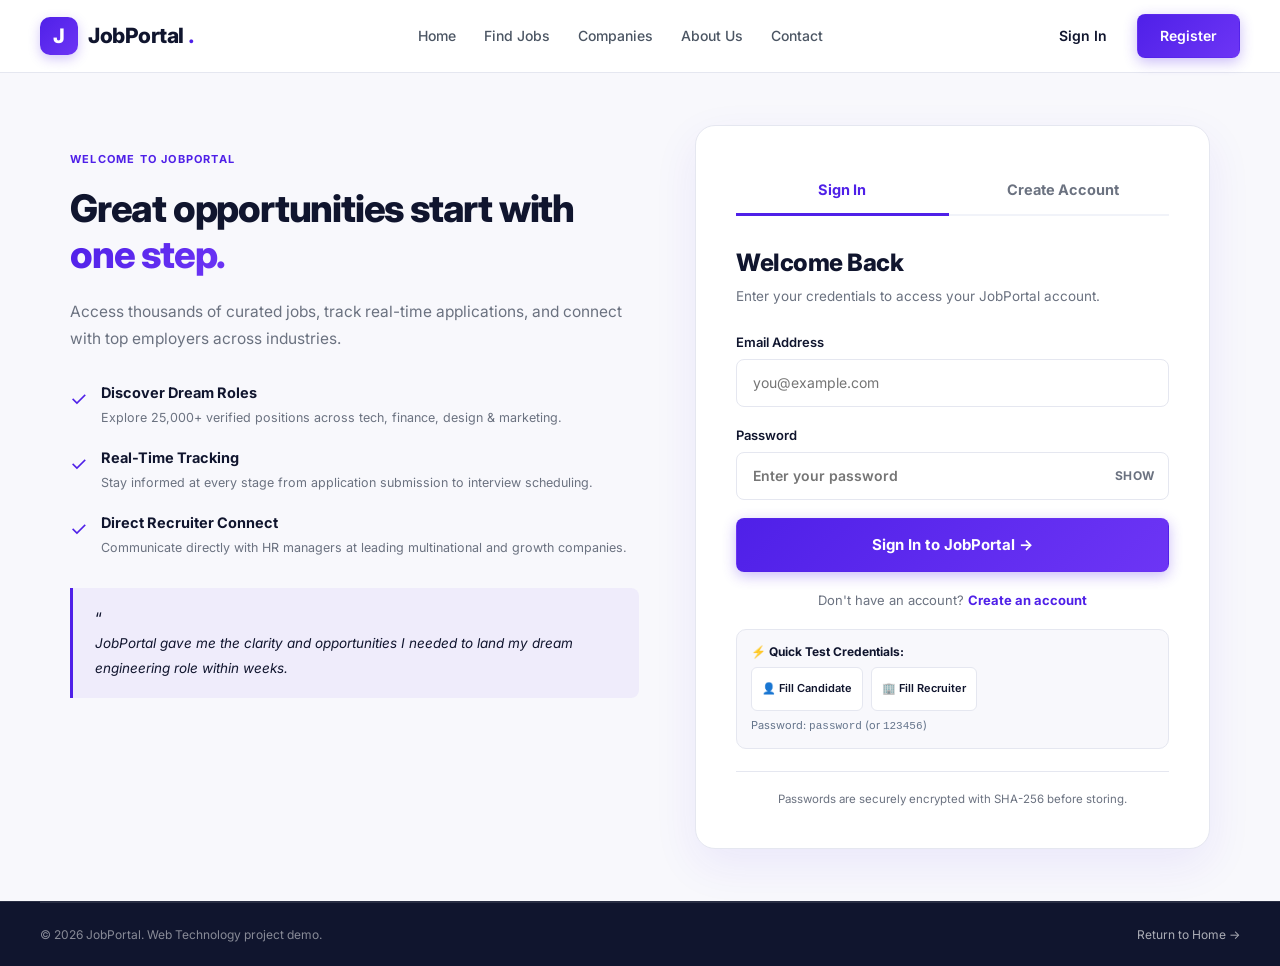
<file: recruiter-dashboard.html>
<!DOCTYPE html>
<html lang="en">
<head>
  <meta charset="UTF-8">
  <meta name="viewport" content="width=device-width, initial-scale=1.0">
  <meta name="description" content="Recruiter Dashboard - Review candidates, verify submitted resumes, and manage applicant statuses.">
  <title>Recruiter Dashboard | JobPortal</title>
  <link rel="preconnect" href="https://fonts.googleapis.com">
  <link rel="preconnect" href="https://fonts.gstatic.com" crossorigin>
  <link href="https://fonts.googleapis.com/css2?family=Inter:wght@400;500;600;700;800&display=swap" rel="stylesheet">
  <link rel="stylesheet" href="css/style.css">
  <link rel="stylesheet" href="css/responsive.css">
  <link rel="stylesheet" href="css/recruiter.css">
  <script src="js/session.js" defer></script>
  <script src="js/main.js" defer></script>
  <script src="js/xml-loader.js" defer></script>
  <script src="js/recruiter.js" defer></script>
  <style>
    /* Dedicated Recruiter Dashboard Visual Enhancements matching reference design */
    body {
      background: #F8F8FC;
      margin: 0;
      color: var(--text);
    }
    .recruiter-portal-wrapper {
      display: flex;
      min-height: 100vh;
    }
    /* Dark Navy Sidebar */
    .portal-sidebar {
      width: 260px;
      background: #10152E;
      color: #FFFFFF;
      flex-shrink: 0;
      display: flex;
      flex-direction: column;
      position: sticky;
      top: 0;
      height: 100vh;
      border-right: 1px solid rgba(255, 255, 255, 0.06);
      z-index: 100;
      transition: transform 0.3s ease;
    }
    .sidebar-header {
      padding: 24px 22px;
      border-bottom: 1px solid rgba(255, 255, 255, 0.08);
      display: flex;
      align-items: center;
      justify-content: space-between;
    }
    .sidebar-brand {
      display: flex;
      align-items: center;
      gap: 10px;
      font-size: 20px;
      font-weight: 800;
      color: #FFFFFF;
      text-decoration: none;
      letter-spacing: -0.5px;
    }
    .sidebar-brand .brand-icon {
      background: #4F20E8;
      width: 38px;
      height: 38px;
      border-radius: 10px;
      display: grid;
      place-items: center;
      color: #FFFFFF;
      font-size: 18px;
      box-shadow: 0 4px 12px rgba(79, 32, 232, 0.4);
    }
    .sidebar-nav {
      padding: 20px 14px;
      display: flex;
      flex-direction: column;
      gap: 6px;
      flex: 1;
      overflow-y: auto;
    }
    .sidebar-nav-title {
      font-size: 11px;
      text-transform: uppercase;
      letter-spacing: 0.8px;
      color: #6B7280;
      font-weight: 700;
      padding: 10px 12px 4px;
    }
    .sidebar-link {
      display: flex;
      align-items: center;
      gap: 12px;
      padding: 11px 14px;
      border-radius: 10px;
      color: #94A3B8;
      text-decoration: none;
      font-size: 14px;
      font-weight: 500;
      transition: all 0.2s ease;
    }
    .sidebar-link:hover {
      background: rgba(255, 255, 255, 0.06);
      color: #FFFFFF;
    }
    .sidebar-link.active {
      background: #4F20E8;
      color: #FFFFFF;
      font-weight: 600;
      box-shadow: 0 4px 14px rgba(79, 32, 232, 0.35);
    }
    .sidebar-link-icon {
      font-size: 16px;
      width: 20px;
      display: inline-grid;
      place-items: center;
    }
    .sidebar-footer {
      padding: 18px 20px;
      border-top: 1px solid rgba(255, 255, 255, 0.08);
    }
    .sidebar-logout-btn {
      display: flex;
      align-items: center;
      gap: 10px;
      width: 100%;
      padding: 10px 14px;
      background: transparent;
      border: 1px solid rgba(255, 255, 255, 0.12);
      border-radius: 8px;
      color: #EF4444;
      font-size: 13px;
      font-weight: 600;
      cursor: pointer;
      transition: all 0.2s ease;
    }
    .sidebar-logout-btn:hover {
      background: rgba(239, 68, 68, 0.1);
      border-color: #EF4444;
    }
    /* Main Content Area */
    .portal-main-wrapper {
      flex: 1;
      min-width: 0;
      display: flex;
      flex-direction: column;
      background: #F8F8FC;
    }
    /* Top Header */
    .portal-topbar {
      background: #FFFFFF;
      border-bottom: 1px solid #E5E7F0;
      padding: 16px 32px;
      display: flex;
      align-items: center;
      justify-content: space-between;
      position: sticky;
      top: 0;
      z-index: 80;
    }
    .topbar-title-wrap h2 {
      font-size: 20px;
      font-weight: 800;
      color: #10152E;
      margin: 0;
    }
    .topbar-actions {
      display: flex;
      align-items: center;
      gap: 16px;
    }
    .post-job-top-btn {
      background: #4F20E8;
      color: #FFFFFF;
      border: none;
      padding: 9px 18px;
      border-radius: 10px;
      font-weight: 700;
      font-size: 13.5px;
      cursor: pointer;
      display: inline-flex;
      align-items: center;
      gap: 6px;
      text-decoration: none;
      transition: background 0.2s ease;
      box-shadow: 0 4px 12px rgba(79, 32, 232, 0.25);
    }
    .post-job-top-btn:hover {
      background: #3A17B8;
    }
    .notification-bell-btn {
      width: 40px;
      height: 40px;
      border-radius: 10px;
      border: 1px solid #E5E7F0;
      background: #FFFFFF;
      display: grid;
      place-items: center;
      cursor: pointer;
      position: relative;
      color: #4B5563;
      transition: background 0.2s;
    }
    .notification-bell-btn:hover {
      background: #F3F4F6;
    }
    .bell-dot {
      position: absolute;
      top: 9px;
      right: 9px;
      width: 8px;
      height: 8px;
      background: #EF4444;
      border-radius: 50%;
      border: 2px solid #FFFFFF;
    }
    .recruiter-pill-profile {
      display: flex;
      align-items: center;
      gap: 10px;
      padding: 4px 12px 4px 4px;
      border: 1px solid #E5E7F0;
      border-radius: 30px;
      background: #FFFFFF;
      text-decoration: none;
      color: #10152E;
    }
    .recruiter-pill-avatar {
      width: 32px;
      height: 32px;
      border-radius: 50%;
      background: #10152E;
      color: #FFFFFF;
      font-weight: 700;
      font-size: 13px;
      display: grid;
      place-items: center;
    }
    .recruiter-pill-info {
      display: flex;
      flex-direction: column;
      line-height: 1.2;
    }
    .recruiter-pill-name {
      font-size: 13px;
      font-weight: 700;
    }
    .recruiter-pill-role {
      font-size: 11px;
      color: #4F20E8;
      font-weight: 600;
    }
    /* Main Content Body */
    .portal-content {
      padding: 32px;
      flex: 1;
    }
    /* Welcome Header */
    .welcome-banner-recruiter {
      display: flex;
      justify-content: space-between;
      align-items: center;
      flex-wrap: wrap;
      gap: 16px;
      margin-bottom: 24px;
    }
    .welcome-text h1 {
      font-size: 28px;
      font-weight: 800;
      color: #10152E;
      letter-spacing: -0.6px;
      margin-bottom: 4px;
    }
    .welcome-text p {
      color: #6B7280;
      font-size: 15px;
      margin: 0;
    }
    /* 4 Stat Cards in a row */
    .recruiter-stats-quad {
      display: grid;
      grid-template-columns: repeat(4, 1fr) 0.8fr;
      gap: 16px;
      margin-bottom: 32px;
    }
    .stat-card-colored {
      border-radius: 14px;
      padding: 22px 20px;
      display: flex;
      align-items: center;
      gap: 16px;
      transition: transform 0.2s ease, box-shadow 0.2s ease;
      position: relative;
      overflow: hidden;
    }
    .stat-card-colored:hover {
      transform: translateY(-2px);
      box-shadow: 0 8px 24px rgba(16, 21, 46, 0.08);
    }
    /* 1. Active Jobs - Purple Card */
    .card-purple {
      background: #EDE9FE;
      border: 1px solid #DDD6FE;
    }
    .card-purple .stat-colored-icon {
      background: #DDD6FE;
      color: #6D28D9;
    }
    .card-purple .stat-colored-number {
      color: #4C1D95;
    }
    .card-purple .stat-colored-label {
      color: #6D28D9;
    }
    /* 2. Total Applications - Blue Card */
    .card-blue {
      background: #DBEAFE;
      border: 1px solid #BFDBFE;
    }
    .card-blue .stat-colored-icon {
      background: #BFDBFE;
      color: #2563EB;
    }
    .card-blue .stat-colored-number {
      color: #1E3A8A;
    }
    .card-blue .stat-colored-label {
      color: #1D4ED8;
    }
    /* 3. Shortlisted - Green Card */
    .card-green {
      background: #D1FAE5;
      border: 1px solid #A7F3D0;
    }
    .card-green .stat-colored-icon {
      background: #A7F3D0;
      color: #059669;
    }
    .card-green .stat-colored-number {
      color: #064E3B;
    }
    .card-green .stat-colored-label {
      color: #047857;
    }
    /* 4. Hired - Orange/Amber Card */
    .card-orange {
      background: #FEF3C7;
      border: 1px solid #FDE68A;
    }
    .card-orange .stat-colored-icon {
      background: #FDE68A;
      color: #D97706;
    }
    .card-orange .stat-colored-number {
      color: #78350F;
    }
    .card-orange .stat-colored-label {
      color: #B45309;
    }
    /* 5. Rejected - Soft Red Card */
    .card-red {
      background: #FEE2E2;
      border: 1px solid #FECACA;
    }
    .card-red .stat-colored-icon {
      background: #FECACA;
      color: #DC2626;
    }
    .card-red .stat-colored-number {
      color: #991B1B;
    }
    .card-red .stat-colored-label {
      color: #B91C1C;
    }
    .stat-colored-icon {
      width: 48px;
      height: 48px;
      border-radius: 12px;
      display: grid;
      place-items: center;
      font-size: 22px;
      font-weight: 700;
      flex-shrink: 0;
    }
    .stat-colored-data {
      display: flex;
      flex-direction: column;
    }
    .stat-colored-number {
      font-size: 28px;
      font-weight: 800;
      line-height: 1.1;
    }
    .stat-colored-label {
      font-size: 13px;
      font-weight: 600;
      margin-top: 2px;
    }
    /* Section Headings */
    .recruiter-section-heading {
      display: flex;
      align-items: center;
      justify-content: space-between;
      margin-bottom: 18px;
    }
    .recruiter-section-heading h2 {
      font-size: 18px;
      font-weight: 800;
      color: #10152E;
      margin: 0;
    }
    .view-all-link {
      color: #4F20E8;
      font-size: 13px;
      font-weight: 700;
      text-decoration: none;
      display: inline-flex;
      align-items: center;
      gap: 4px;
      transition: gap 0.2s;
    }
    .view-all-link:hover {
      gap: 8px;
    }
    @media (max-width: 1200px) {
      .recruiter-stats-quad {
        grid-template-columns: repeat(3, 1fr);
      }
    }
    @media (max-width: 768px) {
      .recruiter-portal-wrapper {
        flex-direction: column;
      }
      .portal-sidebar {
        width: 100%;
        height: auto;
        position: relative;
      }
      .sidebar-nav {
        flex-direction: row;
        overflow-x: auto;
      }
      .recruiter-stats-quad {
        grid-template-columns: 1fr;
      }
      .portal-content {
        padding: 20px;
      }
    }
  </style>
</head>
<body>

  <!-- Hidden accessibility and mobile fallback session anchors -->
  <header class="site-header" style="display:none;">
    <nav class="navbar container">
      <a href="index.html" class="brand"><span class="brand-icon">J</span>JobPortal<span class="brand-dot">.</span></a>
      <button class="menu-toggle" id="menuToggle" type="button" aria-label="Toggle navigation">☰</button>
      <div class="nav-links" id="navLinks">
        <a href="index.html">Home</a>
        <a href="jobs.html">Find Jobs</a>
        <a href="companies.html">Companies</a>
        <a href="about.html">About Us</a>
        <a href="contact.html">Contact</a>
        <div class="mobile-auth"></div>
      </div>
      <div class="nav-actions"></div>
    </nav>
  </header>

  <div class="recruiter-portal-wrapper">
    <!-- Left Dark Navy Sidebar -->
    <aside class="portal-sidebar">
      <div class="sidebar-header">
        <a href="index.html" class="sidebar-brand">
          <span class="brand-icon">J</span>
          <span>JobPortal</span>
        </a>
      </div>

      <nav class="sidebar-nav">
        <span class="sidebar-nav-title">Recruiter Menu</span>
        <a href="recruiter-dashboard.html" class="sidebar-link active">
          <span class="sidebar-link-icon">▦</span>
          <span>Dashboard</span>
        </a>
        <a href="#assignedJobsSection" class="sidebar-link" id="sidebarPostJobBtn">
          <span class="sidebar-link-icon">＋</span>
          <span>Post a Job</span>
        </a>
        <a href="#assignedJobsSection" class="sidebar-link">
          <span class="sidebar-link-icon">💼</span>
          <span>My Jobs</span>
        </a>
        <a href="#applicationsSection" class="sidebar-link">
          <span class="sidebar-link-icon">👥</span>
          <span>Applications</span>
        </a>
        <a href="companies.html" class="sidebar-link">
          <span class="sidebar-link-icon">🏢</span>
          <span>Company Profile</span>
        </a>
        <a href="profile.html" class="sidebar-link">
          <span class="sidebar-link-icon">⚙</span>
          <span>Settings</span>
        </a>
      </nav>

      <div class="sidebar-footer">
        <button type="button" class="sidebar-logout-btn" data-logout="true">
          <span>⎋</span>
          <span>Logout</span>
        </button>
      </div>
    </aside>

    <!-- Right Main Content Area -->
    <div class="portal-main-wrapper">
      <!-- Top Header -->
      <header class="portal-topbar">
        <div class="topbar-title-wrap">
          <h2>Recruiter Dashboard</h2>
        </div>

        <div class="topbar-actions">
        <a href="#assignedJobsSection" class="post-job-top-btn" id="btnOpenPostJob" title="Post a new position">
          <span>+</span> Post New Job
        </a>

          <button type="button" class="notification-bell-btn" aria-label="Notifications">
            <span>🔔</span>
            <span class="bell-dot"></span>
          </button>

          <a href="profile.html" class="recruiter-pill-profile" title="Recruiter Profile">
            <span class="recruiter-pill-avatar">HR</span>
            <div class="recruiter-pill-info">
              <span class="recruiter-pill-name">Alex Morgan</span>
              <span class="recruiter-pill-role">Talent Acquisition</span>
            </div>
          </a>
        </div>
      </header>

      <main class="portal-content">
        <!-- Toast Feedback -->
        <div class="recruiter-toast" id="recruiterToast" role="status" aria-live="polite">
          <span id="toastMessage">Application status updated successfully.</span>
        </div>

        <!-- Recruiter Welcome Greeting & Banner (Preserves .recruiter-banner for recruiter.js) -->
        <section class="recruiter-banner" style="margin-bottom: 24px;">
          <div class="recruiter-banner-info">
            <span class="recruiter-badge">HR & Talent Pipeline</span>
            <h1>Welcome, <span id="recruiterName">HR at TechNova</span> 👋</h1>
            <p>
              Manage your job postings and applications for <strong><span id="recruiterCompany">Google</span></strong>.
              Review applicants, inspect resumes, and update recruitment statuses in real time.
            </p>
          </div>
          <div class="recruiter-banner-actions">
            <button type="button" class="btn-white" id="switchCandidateBtn" title="Switch to Priya's candidate view to verify statuses">
              ⇄ Switch to Candidate View
            </button>
            <a href="jobs.html" class="btn-ghost-white">Browse All Openings ↗</a>
          </div>
        </section>

        <!-- 4 Stat Cards in a row (+ Rejected card) -->
        <section class="recruiter-stats-quad" aria-label="Recruitment Overview">
          <!-- Card 1: Active Jobs / In Review (Purple card) -->
          <article class="stat-card-colored card-purple">
            <div class="stat-colored-icon">◷</div>
            <div class="stat-colored-data">
              <span class="stat-colored-number" id="kpiReview">5</span>
              <span class="stat-colored-label">Active Jobs</span>
            </div>
          </article>

          <!-- Card 2: Total Applications (Blue card) -->
          <article class="stat-card-colored card-blue">
            <div class="stat-colored-icon">▤</div>
            <div class="stat-colored-data">
              <span class="stat-colored-number" id="kpiTotal">128</span>
              <span class="stat-colored-label">Total Applications</span>
            </div>
          </article>

          <!-- Card 3: Shortlisted (Green card) -->
          <article class="stat-card-colored card-green">
            <div class="stat-colored-icon">★</div>
            <div class="stat-colored-data">
              <span class="stat-colored-number" id="kpiShortlisted">24</span>
              <span class="stat-colored-label">Shortlisted</span>
            </div>
          </article>

          <!-- Card 4: Hired (Orange/Amber card) -->
          <article class="stat-card-colored card-orange">
            <div class="stat-colored-icon">✓</div>
            <div class="stat-colored-data">
              <span class="stat-colored-number" id="kpiHired">6</span>
              <span class="stat-colored-label">Hired</span>
            </div>
          </article>

          <!-- Card 5: Rejected (Soft Red card) -->
          <article class="stat-card-colored card-red">
            <div class="stat-colored-icon">✕</div>
            <div class="stat-colored-data">
              <span class="stat-colored-number" id="kpiRejected">0</span>
              <span class="stat-colored-label">Rejected</span>
            </div>
          </article>
        </section>

        <!-- Assigned Job Openings Section -->
        <section class="recruiter-jobs-section" id="assignedJobsSection" aria-label="Assigned Openings" style="margin-bottom: 34px;">
          <div class="section-toolbar" style="margin-bottom: 16px;">
            <div>
              <h2 style="font-size: 18px; font-weight: 800; color: #10152E; margin: 0;">Openings Assigned to Your Account</h2>
              <p style="font-size: 13px; color: var(--muted); margin-top: 4px;">
                Positions loaded from XML catalog assigned to <span id="recruiterEmailBadge" style="font-weight: 600; color: #4F20E8;">recruiter@example.com</span>.
              </p>
            </div>
            <span class="r-badge under-review" id="assignedJobsCount">Loading Openings...</span>
          </div>

          <div class="recruiter-jobs-grid" id="assignedJobsGrid">
            <!-- Dynamically populated by js/recruiter.js -->
          </div>
        </section>

        <!-- Section Toolbar & Recent Applications Header -->
        <div class="section-toolbar" id="applicationsSection">
          <div>
            <h2 style="font-size: 18px; font-weight: 800; color: #10152E; margin: 0;">Recent Applications</h2>
            <p style="font-size: 13px; color: var(--muted); margin-top: 4px;">
              Live submissions for your assigned openings. Status changes persist in LocalStorage.
            </p>
          </div>

          <div class="filters-wrap">
            <input type="search" id="recruiterSearch" placeholder="Search by name or email..." aria-label="Search applicants">
            <select id="recruiterJobFilter" aria-label="Filter by job">
              <option value="all">All Managed Jobs</option>
            </select>
            <select id="recruiterStatusFilter" aria-label="Filter by status">
              <option value="all">All Statuses</option>
              <option value="Pending">Pending</option>
              <option value="Applied">Applied</option>
              <option value="Under Review">Under Review</option>
              <option value="Shortlisted">Shortlisted</option>
              <option value="Hired">Hired</option>
              <option value="Rejected">Rejected</option>
            </select>
          </div>
        </div>

        <!-- Applications Table with Columns matching reference design -->
        <section class="table-card" aria-label="Applications List" style="margin-top: 14px;">
          <div class="table-responsive">
            <table class="recruiter-table">
              <thead>
                <tr>
                  <th>Candidate</th>
                  <th>Job Title</th>
                  <th>Applied On</th>
                  <th>Status</th>
                  <th>Update Status</th>
                  <th>Action</th>
                </tr>
              </thead>
              <tbody id="applicationsTableBody">
                <!-- Dynamically populated by js/recruiter.js -->
              </tbody>
            </table>
          </div>
        </section>
      </main>

      <!-- Application Detail & Resume Preview Modal -->
      <div class="modal-overlay" id="appDetailModal" role="dialog" aria-modal="true" aria-labelledby="modalTitle">
        <div class="modal-content">
          <div class="modal-header">
            <h3 id="modalTitle">Applicant Profile &amp; Submission</h3>
            <button type="button" class="modal-close" id="modalCloseBtn" aria-label="Close dialog">✕</button>
          </div>
          <div id="modalBody">
            <!-- Dynamically populated by js/recruiter.js -->
          </div>
        </div>
      </div>

      <!-- Post / Edit Job Modal -->
      <div class="modal-overlay" id="postJobModal" role="dialog" aria-modal="true" aria-labelledby="postJobModalTitle" style="display:none;">
        <div class="modal-content" style="max-width: 720px; width: 95%; max-height: 90vh; overflow-y: auto;">
          <div class="modal-header">
            <h3 id="postJobModalTitle" style="font-size: 20px; font-weight: 800; color: #10152E;">Post a New Job Opening</h3>
            <button type="button" class="modal-close" id="postJobCloseBtn" aria-label="Close dialog">✕</button>
          </div>
          <form id="postJobForm" style="display: flex; flex-direction: column; gap: 16px; margin-top: 10px;">
            <input type="hidden" id="editJobId" value="">
            <div style="display: grid; grid-template-columns: 1fr 1fr; gap: 14px;">
              <label class="form-field">
                <span style="font-size: 13px; font-weight: 600; color: #10152E;">Job Title *</span>
                <input type="text" id="jobTitle" required placeholder="e.g. Senior Frontend Developer" style="padding: 10px 14px; border: 1.5px solid #E5E7F0; border-radius: 8px;">
              </label>
              <label class="form-field">
                <span style="font-size: 13px; font-weight: 600; color: #10152E;">Company Name *</span>
                <input type="text" id="jobCompany" required placeholder="e.g. Google, TechNova" style="padding: 10px 14px; border: 1.5px solid #E5E7F0; border-radius: 8px;">
              </label>
            </div>

            <div style="display: grid; grid-template-columns: 1fr 1fr 1fr; gap: 14px;">
              <label class="form-field">
                <span style="font-size: 13px; font-weight: 600; color: #10152E;">Job Category *</span>
                <select id="jobCategory" required style="padding: 10px 14px; border: 1.5px solid #E5E7F0; border-radius: 8px; background: white;">
                  <option value="Technology">Technology</option>
                  <option value="Design">Design</option>
                  <option value="Marketing">Marketing</option>
                  <option value="Business">Business</option>
                  <option value="Finance">Finance</option>
                  <option value="Healthcare">Healthcare</option>
                </select>
              </label>
              <label class="form-field">
                <span style="font-size: 13px; font-weight: 600; color: #10152E;">Work Mode *</span>
                <select id="jobWorkMode" required style="padding: 10px 14px; border: 1.5px solid #E5E7F0; border-radius: 8px; background: white;">
                  <option value="On-site">On-site</option>
                  <option value="Remote">Remote</option>
                  <option value="Hybrid">Hybrid</option>
                </select>
              </label>
              <label class="form-field">
                <span style="font-size: 13px; font-weight: 600; color: #10152E;">Job Type *</span>
                <select id="jobType" required style="padding: 10px 14px; border: 1.5px solid #E5E7F0; border-radius: 8px; background: white;">
                  <option value="Full-time">Full-time</option>
                  <option value="Part-time">Part-time</option>
                  <option value="Internship">Internship</option>
                  <option value="Contract">Contract</option>
                </select>
              </label>
            </div>

            <div style="display: grid; grid-template-columns: 1fr 1fr; gap: 14px;">
              <label class="form-field">
                <span style="font-size: 13px; font-weight: 600; color: #10152E;">Job Location *</span>
                <input type="text" id="jobLocation" required placeholder="e.g. Bengaluru, India or Remote" style="padding: 10px 14px; border: 1.5px solid #E5E7F0; border-radius: 8px;">
              </label>
              <label class="form-field">
                <span style="font-size: 13px; font-weight: 600; color: #10152E;">Salary Range *</span>
                <input type="text" id="jobSalary" required placeholder="e.g. ₹8-14 LPA or ₹30-50K/mo" style="padding: 10px 14px; border: 1.5px solid #E5E7F0; border-radius: 8px;">
              </label>
            </div>

            <div style="display: grid; grid-template-columns: 1fr 1fr 1fr; gap: 14px;">
              <label class="form-field">
                <span style="font-size: 13px; font-weight: 600; color: #10152E;">Experience Required *</span>
                <input type="text" id="jobExperience" required placeholder="e.g. 1-3 years, Fresher" style="padding: 10px 14px; border: 1.5px solid #E5E7F0; border-radius: 8px;">
              </label>
              <label class="form-field">
                <span style="font-size: 13px; font-weight: 600; color: #10152E;">Number of Vacancies *</span>
                <input type="number" id="jobVacancies" min="1" max="100" value="1" required style="padding: 10px 14px; border: 1.5px solid #E5E7F0; border-radius: 8px;">
              </label>
              <label class="form-field">
                <span style="font-size: 13px; font-weight: 600; color: #10152E;">Application Deadline</span>
                <input type="date" id="jobDeadline" style="padding: 10px 14px; border: 1.5px solid #E5E7F0; border-radius: 8px;">
              </label>
            </div>

            <label class="form-field">
              <span style="font-size: 13px; font-weight: 600; color: #10152E;">Education Requirements *</span>
              <input type="text" id="jobEducation" required placeholder="e.g. Bachelor's Degree in Computer Science, BCA, B.Tech, or equivalent" style="padding: 10px 14px; border: 1.5px solid #E5E7F0; border-radius: 8px;">
            </label>

            <label class="form-field">
              <span style="font-size: 13px; font-weight: 600; color: #10152E;">Job Description *</span>
              <textarea id="jobDescription" rows="3" required placeholder="Detailed overview of the role, team, and company mission..." style="padding: 10px 14px; border: 1.5px solid #E5E7F0; border-radius: 8px; font-family: inherit; font-size: 14px;"></textarea>
            </label>

            <div style="display: grid; grid-template-columns: 1fr 1fr; gap: 14px;">
              <label class="form-field">
                <span style="font-size: 13px; font-weight: 600; color: #10152E;">Key Responsibilities (One per line)</span>
                <textarea id="jobResponsibilities" rows="3" placeholder="Develop responsive web applications&#10;Collaborate with product designers&#10;Write clean unit tests" style="padding: 10px 14px; border: 1.5px solid #E5E7F0; border-radius: 8px; font-family: inherit; font-size: 13px;"></textarea>
              </label>
              <label class="form-field">
                <span style="font-size: 13px; font-weight: 600; color: #10152E;">Required Skills (Comma separated) *</span>
                <textarea id="jobSkills" rows="3" required placeholder="HTML5, CSS3, JavaScript, React, MySQL, Git" style="padding: 10px 14px; border: 1.5px solid #E5E7F0; border-radius: 8px; font-family: inherit; font-size: 13px;"></textarea>
              </label>
            </div>

            <div style="display: flex; justify-content: flex-end; gap: 12px; margin-top: 10px;">
              <button type="button" class="btn btn-outline" id="postJobCancelBtn" style="padding: 10px 20px;">Cancel</button>
              <button type="submit" class="btn btn-primary" id="postJobSubmitBtn" style="padding: 10px 24px;">Publish Job Opening →</button>
            </div>
          </form>
        </div>
      </div>

      <footer class="site-footer" style="background:#FFFFFF; border-top:1px solid #E5E7F0; padding:20px 32px; margin-top:auto;">
        <div style="display:flex; justify-content:space-between; align-items:center; flex-wrap:wrap; gap:12px; font-size:13px; color:#6B7280;">
          <span>© <span id="currentYear"></span> JobPortal. Recruiter pipeline simulation demo.</span>
          <div style="display:flex; gap:16px;">
            <a href="jobs.html" style="color:#4F20E8; font-weight:600;">Find Jobs</a>
            <a href="about.html" style="color:#6B7280;">About</a>
            <a href="contact.html" style="color:#6B7280;">Contact</a>
          </div>
        </div>
      </footer>
    </div>
  </div>

</body>
</html>
</file>
<file: css/style.css>
/* ==========================================================================
   JobPortal — Global Design System & Stylesheet (Purple Theme)
   ========================================================================== */

:root {
  --primary: #4F20E8;
  --primary-dark: #3A17B8;
  --primary-light: #6D35F5;
  --navy: #10152E;
  --navy-mid: #1E2547;
  --navy-light: #2D3561;
  --bg: #F8F8FC;
  --card: #FFFFFF;
  --border: #E5E7F0;
  --text: #10152E;
  --muted: #6B7280;
  --green: #10B981;
  --orange: #F59E0B;
  --red: #EF4444;
  --radius: 14px;
  --radius-sm: 8px;
  --radius-lg: 20px;
  --shadow-sm: 0 2px 8px rgba(16, 21, 46, 0.04);
  --shadow: 0 4px 20px rgba(79, 32, 232, 0.08);
  --shadow-hover: 0 10px 30px rgba(79, 32, 232, 0.14);
}

* {
  box-sizing: border-box;
  margin: 0;
  padding: 0;
}

html {
  scroll-behavior: smooth;
}

body {
  font-family: "Inter", -apple-system, BlinkMacSystemFont, "Segoe UI", Roboto, sans-serif;
  background: var(--bg);
  color: var(--text);
  line-height: 1.6;
  -webkit-font-smoothing: antialiased;
}

a {
  color: inherit;
  text-decoration: none;
}

button, input, select, textarea {
  font: inherit;
}

button, a {
  -webkit-tap-highlight-color: transparent;
}

button:focus-visible, a:focus-visible, input:focus-visible, select:focus-visible, textarea:focus-visible {
  outline: 2px solid var(--primary);
  outline-offset: 2px;
}

.container {
  width: min(1200px, calc(100% - 48px));
  margin-inline: auto;
}

/* ==========================================================================
   Header & Navigation
   ========================================================================== */

.site-header {
  position: sticky;
  top: 0;
  z-index: 100;
  background: rgba(255, 255, 255, 0.96);
  border-bottom: 1px solid var(--border);
  backdrop-filter: blur(12px);
}

.navbar {
  min-height: 72px;
  display: flex;
  align-items: center;
  justify-content: space-between;
  gap: 32px;
}

.brand {
  display: inline-flex;
  align-items: center;
  gap: 10px;
  font-size: 21px;
  font-weight: 800;
  letter-spacing: -0.5px;
  color: var(--navy);
  white-space: nowrap;
}

.brand-icon {
  width: 38px;
  height: 38px;
  display: grid;
  place-items: center;
  background: linear-gradient(135deg, var(--primary), var(--primary-light));
  color: white;
  border-radius: 10px;
  font-size: 20px;
  font-weight: 800;
  box-shadow: 0 4px 12px rgba(79, 32, 232, 0.25);
}

.brand-dot {
  color: var(--primary);
  margin-left: -6px;
}

.nav-links {
  display: flex;
  align-items: center;
  gap: 28px;
}

.nav-links > a {
  font-size: 14px;
  font-weight: 500;
  color: #4B5563;
  transition: color 0.2s;
  padding: 6px 0;
}

.nav-links > a:hover,
.nav-links > a.active {
  color: var(--primary);
  font-weight: 600;
}

.nav-actions {
  display: flex;
  align-items: center;
  gap: 18px;
}

.login-link {
  font-size: 14px;
  font-weight: 600;
  color: var(--navy);
  transition: color 0.2s;
  padding: 8px 12px;
}

.login-link:hover {
  color: var(--primary);
}

button.nav-login {
  padding: 0;
  border: 0;
  background: transparent;
  color: var(--navy);
  font-weight: 600;
  cursor: pointer;
  transition: color 0.2s;
}

button.nav-login:hover {
  color: var(--primary);
}

/* ==========================================================================
   Buttons
   ========================================================================== */

.btn {
  min-height: 44px;
  display: inline-flex;
  align-items: center;
  justify-content: center;
  gap: 8px;
  padding: 0 22px;
  border: 1px solid transparent;
  border-radius: var(--radius-sm);
  font-size: 14px;
  font-weight: 600;
  cursor: pointer;
  transition: transform 0.2s cubic-bezier(0.4, 0, 0.2, 1), background 0.2s, box-shadow 0.2s, border-color 0.2s;
  white-space: nowrap;
}

.btn:hover {
  transform: translateY(-2px);
}

.btn:active {
  transform: translateY(0);
}

.btn-primary {
  color: #ffffff;
  background: linear-gradient(135deg, var(--primary) 0%, var(--primary-light) 100%);
  box-shadow: 0 4px 14px rgba(79, 32, 232, 0.3);
}

.btn-primary:hover {
  background: linear-gradient(135deg, var(--primary-dark) 0%, var(--primary) 100%);
  box-shadow: 0 6px 20px rgba(79, 32, 232, 0.42);
}

.btn-outline {
  border-color: var(--border);
  background: white;
  color: var(--navy);
}

.btn-outline:hover {
  border-color: var(--primary);
  color: var(--primary);
  background: rgba(79, 32, 232, 0.04);
}

.btn-white {
  background: white;
  color: var(--primary);
  font-weight: 700;
  box-shadow: 0 4px 16px rgba(0, 0, 0, 0.08);
}

.btn-white:hover {
  background: #F8F8FC;
  box-shadow: 0 6px 22px rgba(0, 0, 0, 0.12);
}

.menu-toggle, .mobile-auth {
  display: none;
}

/* ==========================================================================
   Hero Section
   ========================================================================== */

.hero {
  position: relative;
  background: linear-gradient(180deg, #FFFFFF 0%, #F8F8FC 100%);
  padding-block: 60px 70px;
  overflow: hidden;
}

.hero::after {
  content: "";
  position: absolute;
  top: -120px;
  right: -80px;
  width: 580px;
  height: 580px;
  border-radius: 50%;
  background: radial-gradient(circle, rgba(109, 53, 245, 0.14) 0%, rgba(79, 32, 232, 0.04) 50%, transparent 70%);
  z-index: 0;
  pointer-events: none;
}

.hero-grid {
  display: grid;
  grid-template-columns: 1.15fr 0.85fr;
  align-items: center;
  gap: 48px;
  position: relative;
  z-index: 1;
}

.hero-content {
  position: relative;
  z-index: 2;
}

.eyebrow, .section-kicker {
  display: inline-flex;
  align-items: center;
  gap: 8px;
  color: var(--primary);
  font-size: 11px;
  font-weight: 700;
  letter-spacing: 1.2px;
  text-transform: uppercase;
}

.eyebrow {
  margin-bottom: 20px;
  padding: 6px 14px;
  border: 1px solid rgba(79, 32, 232, 0.18);
  border-radius: 30px;
  background: rgba(79, 32, 232, 0.05);
}

.status-dot {
  width: 8px;
  height: 8px;
  border-radius: 50%;
  background: var(--green);
  box-shadow: 0 0 0 3px rgba(16, 185, 129, 0.2);
}

.hero h1 {
  font-size: clamp(40px, 4.8vw, 62px);
  font-weight: 800;
  line-height: 1.12;
  letter-spacing: -2.2px;
  color: var(--navy);
}

.hero h1 span, .hero h1 .highlight {
  color: var(--primary);
  background: linear-gradient(135deg, var(--primary) 0%, var(--primary-light) 100%);
  -webkit-background-clip: text;
  -webkit-text-fill-color: transparent;
}

.hero-description {
  max-width: 500px;
  margin-top: 18px;
  color: var(--muted);
  font-size: 16px;
  line-height: 1.7;
}

/* Search Panel */
.search-panel {
  display: flex;
  align-items: center;
  gap: 8px;
  margin-top: 32px;
  padding: 8px 10px;
  border: 1px solid var(--border);
  border-radius: 16px;
  background: white;
  box-shadow: 0 12px 36px rgba(79, 32, 232, 0.08);
}

.search-field {
  flex: 1;
  min-width: 0;
  display: flex;
  align-items: center;
  gap: 10px;
  padding: 6px 12px;
}

.field-icon {
  color: var(--primary);
  font-size: 18px;
  flex-shrink: 0;
}

.search-input-wrap {
  flex: 1;
  min-width: 0;
  display: flex;
  flex-direction: column;
}

.field-label {
  color: var(--muted);
  font-size: 10px;
  font-weight: 600;
  text-transform: uppercase;
  letter-spacing: 0.5px;
}

.search-input-wrap input {
  width: 100%;
  min-width: 0;
  padding-top: 2px;
  border: 0;
  outline: 0;
  color: var(--navy);
  background: transparent;
  font-size: 13.5px;
  font-weight: 500;
}

.search-input-wrap input::placeholder {
  color: #9CA3AF;
  font-weight: 400;
}

.search-divider {
  width: 1px;
  height: 38px;
  background: var(--border);
  flex-shrink: 0;
}

.search-category-select {
  border: 0;
  outline: 0;
  background: transparent;
  color: var(--navy);
  font-size: 13px;
  font-weight: 500;
  cursor: pointer;
  padding: 4px;
}

.search-button {
  padding: 0 28px;
  height: 48px;
  flex-shrink: 0;
}

.popular-searches {
  margin-top: 22px;
  font-size: 13px;
  color: var(--muted);
  display: flex;
  align-items: center;
  flex-wrap: wrap;
  gap: 8px;
}

.popular-searches strong {
  color: var(--navy);
  font-weight: 600;
}

.popular-tag {
  display: inline-flex;
  padding: 4px 12px;
  border-radius: 20px;
  background: #FFFFFF;
  border: 1px solid var(--border);
  color: var(--muted);
  font-size: 12px;
  transition: all 0.2s;
}

.popular-tag:hover {
  border-color: var(--primary);
  color: var(--primary);
  background: rgba(79, 32, 232, 0.04);
}

/* Hero Visual */
.hero-visual {
  position: relative;
  display: flex;
  justify-content: center;
  align-items: center;
}

.hero-art-backdrop {
  width: 380px;
  height: 440px;
  background: radial-gradient(circle at 60% 40%, rgba(109, 53, 245, 0.25) 0%, rgba(79, 32, 232, 0.08) 60%, transparent 80%);
  border-radius: 50% 50% 45% 45% / 60% 60% 40% 40%;
  position: absolute;
  top: 50%;
  left: 50%;
  transform: translate(-50%, -50%);
  z-index: 1;
}

.hero-art-card {
  position: relative;
  z-index: 2;
  width: 340px;
  background: #FFFFFF;
  border-radius: var(--radius-lg);
  padding: 30px 24px;
  box-shadow: 0 20px 50px rgba(79, 32, 232, 0.12);
  border: 1px solid rgba(229, 231, 240, 0.8);
  text-align: center;
}

.hero-avatar-large {
  width: 110px;
  height: 110px;
  border-radius: 50%;
  margin: 0 auto 18px;
  background: linear-gradient(135deg, var(--primary) 0%, var(--primary-light) 100%);
  display: grid;
  place-items: center;
  color: white;
  font-size: 42px;
  box-shadow: 0 10px 24px rgba(79, 32, 232, 0.28);
}

.hero-art-card h3 {
  font-size: 19px;
  font-weight: 700;
  color: var(--navy);
  margin-bottom: 4px;
}

.hero-art-card p {
  font-size: 13px;
  color: var(--muted);
  margin-bottom: 18px;
}

.hero-art-badges {
  display: flex;
  justify-content: center;
  gap: 8px;
  flex-wrap: wrap;
}

.hero-art-badge {
  display: inline-flex;
  align-items: center;
  gap: 6px;
  padding: 6px 12px;
  border-radius: 20px;
  background: rgba(79, 32, 232, 0.06);
  color: var(--primary);
  font-size: 11.5px;
  font-weight: 600;
}

.floating-pill {
  position: absolute;
  background: #FFFFFF;
  padding: 10px 18px;
  border-radius: 40px;
  box-shadow: 0 10px 28px rgba(16, 21, 46, 0.1);
  border: 1px solid var(--border);
  display: flex;
  align-items: center;
  gap: 10px;
  z-index: 3;
}

.floating-pill.pill-top {
  top: 15px;
  right: -15px;
}

.floating-pill.pill-bottom {
  bottom: 25px;
  left: -20px;
}

.pill-icon {
  width: 32px;
  height: 32px;
  border-radius: 50%;
  display: grid;
  place-items: center;
  font-size: 15px;
}

.pill-icon.green { background: #D1FAE5; color: #059669; }
.pill-icon.purple { background: #EDE9FE; color: var(--primary); }

.pill-text strong {
  display: block;
  font-size: 12px;
  font-weight: 700;
  color: var(--navy);
}

.pill-text small {
  display: block;
  font-size: 10px;
  color: var(--muted);
}

/* ==========================================================================
   Statistics Section
   ========================================================================== */

.stats-section {
  background: #FFFFFF;
  border-top: 1px solid var(--border);
  border-bottom: 1px solid var(--border);
  padding-block: 42px;
}

.stats-grid {
  display: grid;
  grid-template-columns: repeat(4, 1fr);
  gap: 24px;
}

.stat-item {
  display: flex;
  align-items: center;
  gap: 16px;
  padding: 8px 16px;
}

.stat-icon {
  width: 52px;
  height: 52px;
  border-radius: 14px;
  display: grid;
  place-items: center;
  font-size: 24px;
  background: rgba(79, 32, 232, 0.08);
  color: var(--primary);
  flex-shrink: 0;
}

.stat-info strong {
  display: block;
  font-size: 26px;
  font-weight: 800;
  color: var(--navy);
  line-height: 1.2;
}

.stat-info span {
  display: block;
  font-size: 13px;
  color: var(--muted);
  font-weight: 500;
  margin-top: 2px;
}

/* ==========================================================================
   Categories Section
   ========================================================================== */

.section {
  padding-block: 72px;
}

.section-heading {
  display: flex;
  justify-content: space-between;
  align-items: flex-end;
  margin-bottom: 36px;
}

.section-heading h2 {
  font-size: 30px;
  font-weight: 800;
  color: var(--navy);
  letter-spacing: -0.8px;
}

.section-heading p {
  color: var(--muted);
  font-size: 15px;
  margin-top: 6px;
}

.text-link {
  display: inline-flex;
  align-items: center;
  gap: 6px;
  font-size: 14px;
  font-weight: 700;
  color: var(--primary);
  transition: gap 0.2s;
}

.text-link:hover {
  gap: 10px;
}

.category-grid {
  display: grid;
  grid-template-columns: repeat(6, 1fr);
  gap: 16px;
}

.category-card {
  padding: 24px 18px;
  background: #FFFFFF;
  border: 1px solid var(--border);
  border-radius: var(--radius);
  text-align: center;
  display: flex;
  flex-direction: column;
  align-items: center;
  transition: all 0.22s cubic-bezier(0.4, 0, 0.2, 1);
  position: relative;
  cursor: pointer;
}

.category-card:hover {
  transform: translateY(-4px);
  border-color: var(--primary);
  box-shadow: 0 10px 28px rgba(79, 32, 232, 0.1);
}

.category-icon {
  width: 50px;
  height: 50px;
  border-radius: 14px;
  display: grid;
  place-items: center;
  font-size: 22px;
  margin-bottom: 14px;
  transition: transform 0.2s;
}

.category-card:hover .category-icon {
  transform: scale(1.08);
}

.icon-purple { background: #EDE9FE; color: #4F20E8; }
.icon-orange { background: #FEF3C7; color: #D97706; }
.icon-green  { background: #D1FAE5; color: #059669; }
.icon-red    { background: #FEE2E2; color: #DC2626; }
.icon-blue   { background: #DBEAFE; color: #2563EB; }
.icon-teal   { background: #E0E7FF; color: #4338CA; }

.category-card h3 {
  font-size: 14px;
  font-weight: 700;
  color: var(--navy);
  margin-bottom: 4px;
}

.category-card p {
  font-size: 11.5px;
  color: var(--muted);
  font-weight: 500;
}

.category-arrow {
  display: none;
}

/* ==========================================================================
   Featured Jobs Section
   ========================================================================== */

.featured-section {
  background: var(--bg);
  border-top: 1px solid var(--border);
  border-bottom: 1px solid var(--border);
}

.job-grid {
  display: grid;
  grid-template-columns: repeat(3, 1fr);
  gap: 22px;
}

.job-card {
  padding: 24px;
  border: 1px solid var(--border);
  border-radius: var(--radius);
  background: #FFFFFF;
  transition: all 0.22s cubic-bezier(0.4, 0, 0.2, 1);
  display: flex;
  flex-direction: column;
}

.job-card:hover {
  transform: translateY(-4px);
  border-color: rgba(79, 32, 232, 0.35);
  box-shadow: 0 12px 32px rgba(79, 32, 232, 0.1);
}

.job-card-top {
  display: flex;
  align-items: center;
  justify-content: space-between;
  gap: 12px;
  margin-bottom: 16px;
}

.company-logo {
  width: 46px;
  height: 46px;
  display: grid;
  place-items: center;
  border: 1px solid var(--border);
  border-radius: 12px;
  background: #F8F8FC;
  font-size: 20px;
  font-weight: 800;
  color: var(--primary);
  flex-shrink: 0;
}

.logo-google { color: #4285F4; background: #EEF3FD; }
.logo-figma { color: #7C3AED; background: #F5F3FF; }
.logo-amazon { color: #EA580C; background: #FFF7ED; }

.job-type {
  padding: 4px 12px;
  border-radius: 30px;
  background: rgba(79, 32, 232, 0.08);
  color: var(--primary);
  font-size: 11px;
  font-weight: 700;
}

.job-type-intern {
  background: #D1FAE5;
  color: #059669;
}

.job-card h3 {
  font-size: 17px;
  font-weight: 700;
  color: var(--navy);
  letter-spacing: -0.3px;
  margin-bottom: 4px;
}

.company-name {
  color: var(--muted);
  font-size: 13px;
}

.job-tags {
  display: flex;
  flex-wrap: wrap;
  gap: 6px;
  margin-block: 16px;
}

.job-tags span {
  padding: 4px 10px;
  border: 1px solid var(--border);
  border-radius: 6px;
  color: #4B5563;
  font-size: 11px;
  background: #F8F8FC;
  font-weight: 500;
}

.job-card-bottom {
  display: flex;
  align-items: center;
  justify-content: space-between;
  gap: 12px;
  margin-top: auto;
  padding-top: 18px;
  border-top: 1px solid #F1F5F9;
}

.job-card-bottom strong {
  display: block;
  font-size: 15px;
  font-weight: 700;
  color: var(--navy);
}

.job-card-bottom small {
  display: block;
  margin-top: 2px;
  color: var(--muted);
  font-size: 11px;
}

.apply-arrow {
  width: 38px;
  height: 38px;
  display: grid;
  place-items: center;
  border: 1px solid var(--border);
  border-radius: 10px;
  color: var(--primary);
  font-size: 16px;
  transition: all 0.2s;
  background: #F8F8FC;
}

.apply-arrow:hover {
  color: white;
  background: var(--primary);
  border-color: var(--primary);
}

.demo-note {
  margin-top: 24px;
  color: var(--muted);
  font-size: 12px;
  text-align: center;
}

/* ==========================================================================
   Call To Action (CTA)
   ========================================================================== */

.cta-section {
  padding-block: 60px;
}

.cta-panel {
  display: flex;
  align-items: center;
  justify-content: space-between;
  gap: 32px;
  padding: 50px 56px;
  border-radius: var(--radius-lg);
  background: linear-gradient(135deg, var(--navy) 0%, var(--navy-mid) 60%, var(--primary-dark) 100%);
  color: white;
  box-shadow: 0 16px 40px rgba(16, 21, 46, 0.16);
}

.cta-panel .section-kicker {
  color: rgba(255, 255, 255, 0.7);
}

.cta-panel h2 {
  font-size: 32px;
  font-weight: 800;
  margin-top: 6px;
}

.cta-panel p {
  color: rgba(255, 255, 255, 0.8);
  font-size: 15px;
  margin-top: 8px;
  max-width: 520px;
}

/* ==========================================================================
   Footer
   ========================================================================== */

.site-footer {
  border-top: 1px solid rgba(255, 255, 255, 0.1);
  background: var(--navy);
  color: rgba(255, 255, 255, 0.75);
}

.site-footer a {
  color: rgba(255, 255, 255, 0.65);
  transition: color 0.2s;
}

.site-footer a:hover {
  color: #FFFFFF;
}

.footer-main {
  display: grid;
  grid-template-columns: 2fr 1fr 1fr;
  gap: 60px;
  padding-block: 56px;
}

.footer-brand .brand {
  color: #FFFFFF;
}

.footer-brand p {
  max-width: 300px;
  margin-top: 16px;
  color: rgba(255, 255, 255, 0.6);
  font-size: 13.5px;
  line-height: 1.7;
}

.footer-column {
  display: flex;
  flex-direction: column;
  align-items: flex-start;
  gap: 12px;
  font-size: 13.5px;
}

.footer-column strong {
  margin-bottom: 6px;
  font-size: 14px;
  color: #FFFFFF;
  font-weight: 700;
}

.footer-bottom {
  display: flex;
  justify-content: space-between;
  align-items: center;
  gap: 15px;
  padding-block: 22px;
  border-top: 1px solid rgba(255, 255, 255, 0.1);
  color: rgba(255, 255, 255, 0.5);
  font-size: 12px;
}

/* ==========================================================================
   Listings & Shared JS Classes
   ========================================================================== */

.listing-card {
  padding: 22px;
  border: 1px solid var(--border);
  border-radius: var(--radius);
  background: #FFFFFF;
  display: flex;
  align-items: center;
  gap: 20px;
  margin-bottom: 14px;
  transition: all 0.2s;
}

.listing-card:hover {
  box-shadow: var(--shadow);
  border-color: rgba(79, 32, 232, 0.3);
}

.listing-logo {
  width: 52px;
  height: 52px;
  border-radius: 12px;
  border: 1px solid var(--border);
  background: #F8F8FC;
  display: grid;
  place-items: center;
  font-weight: 800;
  font-size: 20px;
  color: var(--primary);
  flex-shrink: 0;
}

.listing-info {
  flex: 1;
  min-width: 0;
}

.listing-info h3 {
  font-size: 17px;
  font-weight: 700;
  color: var(--navy);
}

.listing-info p {
  font-size: 13px;
  color: var(--muted);
  margin-top: 2px;
}

.listing-meta {
  display: flex;
  flex-wrap: wrap;
  gap: 8px;
  margin-top: 10px;
}

.listing-badge {
  padding: 4px 10px;
  border-radius: 20px;
  font-size: 11px;
  font-weight: 600;
  background: var(--bg);
  color: var(--muted);
  border: 1px solid var(--border);
}

.listing-actions {
  display: flex;
  flex-direction: column;
  gap: 8px;
  align-items: flex-end;
  flex-shrink: 0;
}

.save-job {
  background: none;
  border: 1px solid var(--border);
  border-radius: 8px;
  padding: 6px 12px;
  cursor: pointer;
  font-size: 13px;
  color: var(--muted);
  transition: all 0.2s;
}

.save-job:hover, .save-job.is-saved {
  color: var(--primary);
  border-color: var(--primary);
  background: rgba(79, 32, 232, 0.05);
}

.filter-chip {
  display: inline-flex;
  align-items: center;
  gap: 6px;
  padding: 6px 14px;
  border-radius: 20px;
  background: rgba(79, 32, 232, 0.08);
  color: var(--primary);
  font-size: 12px;
  font-weight: 600;
}

.filter-chip button {
  background: none;
  border: none;
  cursor: pointer;
  color: var(--primary);
}

.filter-group {
  margin-bottom: 24px;
}

.filter-group h3 {
  font-size: 13px;
  font-weight: 700;
  color: var(--navy);
  margin-bottom: 12px;
  text-transform: uppercase;
  letter-spacing: 0.5px;
}

.filter-option {
  display: flex;
  align-items: center;
  gap: 10px;
  cursor: pointer;
  font-size: 13.5px;
  color: #374151;
  padding: 6px 0;
}

.filter-option input {
  accent-color: var(--primary);
  width: 16px;
  height: 16px;
}

/* ==========================================================================
   Application Status Badges
   ========================================================================== */

.application-status {
  display: inline-flex;
  padding: 4px 12px;
  border-radius: 20px;
  font-size: 11px;
  font-weight: 700;
  text-transform: uppercase;
  letter-spacing: 0.5px;
}

.application-status.applied,
.application-status.pending {
  background: #EDE9FE;
  color: var(--primary);
}

.application-status.under-review {
  background: #FEF3C7;
  color: #B45309;
}

.application-status.shortlisted {
  background: #D1FAE5;
  color: #059669;
}

.application-status.hired {
  background: #D1FAE5;
  color: #047857;
  font-weight: 800;
}

.application-status.rejected {
  background: #FEE2E2;
  color: #DC2626;
}

.application-card {
  padding: 22px;
  border: 1px solid var(--border);
  border-radius: var(--radius);
  background: #FFFFFF;
  margin-bottom: 14px;
}

.apply-notice, .application-notice {
  padding: 12px 18px;
  border-radius: var(--radius-sm);
  margin-bottom: 18px;
  font-size: 13.5px;
  display: none;
}

.apply-notice.visible, .application-notice.visible {
  display: block;
  background: #D1FAE5;
  color: #065F46;
  border: 1px solid rgba(16, 185, 129, 0.3);
}

.application-notice.error {
  display: block;
  background: #FEE2E2;
  color: #991B1B;
  border: 1px solid rgba(239, 68, 68, 0.3);
}

/* ==========================================================================
   Dashboard Entries & Badges
   ========================================================================== */

.dashboard-entry {
  display: flex;
  align-items: center;
  gap: 16px;
  padding: 14px 16px;
  border: 1px solid var(--border);
  border-radius: var(--radius-sm);
  background: #FFFFFF;
  margin-bottom: 10px;
  transition: all 0.2s;
}

.dashboard-entry:hover {
  border-color: rgba(79, 32, 232, 0.2);
  box-shadow: var(--shadow-sm);
}

.dashboard-entry-logo {
  width: 42px;
  height: 42px;
  border-radius: 10px;
  border: 1px solid var(--border);
  background: #F8F8FC;
  display: grid;
  place-items: center;
  font-weight: 700;
  color: var(--primary);
  flex-shrink: 0;
}

.dashboard-status {
  display: inline-flex;
  padding: 3px 10px;
  border-radius: 20px;
  font-size: 11px;
  font-weight: 700;
  text-transform: uppercase;
}

.dashboard-status.pending, .dashboard-status.applied { background: #EDE9FE; color: var(--primary); }
.dashboard-status.shortlisted { background: #D1FAE5; color: #059669; }
.dashboard-status.hired { background: #D1FAE5; color: #047857; }
.dashboard-status.rejected { background: #FEE2E2; color: #DC2626; }

/* Recruiter Badges */
.r-badge {
  display: inline-flex;
  padding: 4px 12px;
  border-radius: 20px;
  font-size: 11px;
  font-weight: 700;
}

.r-badge.applied, .r-badge.pending { background: #EDE9FE; color: var(--primary); }
.r-badge.under-review { background: #FEF3C7; color: #B45309; }
.r-badge.shortlisted { background: #D1FAE5; color: #059669; }
.r-badge.hired { background: #D1FAE5; color: #047857; }
.r-badge.rejected { background: #FEE2E2; color: #DC2626; }

/* Recruiter Table */
.recruiter-table {
  width: 100%;
  border-collapse: collapse;
  font-size: 13.5px;
}

.recruiter-table th {
  padding: 14px 18px;
  background: #F8F8FC;
  font-weight: 700;
  text-align: left;
  color: var(--muted);
  border-bottom: 1px solid var(--border);
  font-size: 12px;
  text-transform: uppercase;
  letter-spacing: 0.5px;
}

.recruiter-table td {
  padding: 16px 18px;
  border-bottom: 1px solid var(--border);
  color: var(--navy);
}

.recruiter-table tbody tr:hover {
  background: rgba(79, 32, 232, 0.02);
}

.status-changer {
  padding: 6px 12px;
  border: 1px solid var(--border);
  border-radius: 6px;
  font-size: 12px;
  font-weight: 600;
  cursor: pointer;
  background: white;
  color: var(--navy);
}

.status-changer:focus {
  border-color: var(--primary);
}

.btn-table-action {
  width: 32px;
  height: 32px;
  border-radius: 6px;
  border: 1px solid var(--border);
  background: white;
  cursor: pointer;
  display: inline-flex;
  align-items: center;
  justify-content: center;
  color: var(--muted);
  transition: all 0.2s;
}

.btn-table-action:hover {
  border-color: var(--primary);
  color: var(--primary);
}

/* Recruiter Toast */
.recruiter-toast {
  position: fixed;
  right: 24px;
  bottom: 24px;
  z-index: 200;
  padding: 14px 20px;
  border-radius: var(--radius-sm);
  background: var(--navy);
  color: white;
  font-size: 13.5px;
  box-shadow: 0 10px 30px rgba(16, 21, 46, 0.2);
  transform: translateY(100px);
  opacity: 0;
  transition: all 0.3s ease;
}

.recruiter-toast.active {
  transform: translateY(0);
  opacity: 1;
}

/* Modal */
.modal-overlay {
  position: fixed;
  inset: 0;
  background: rgba(16, 21, 46, 0.6);
  backdrop-filter: blur(4px);
  z-index: 150;
  display: none;
  align-items: center;
  justify-content: center;
}

.modal-overlay.active {
  display: flex;
}

.modal-content {
  background: white;
  border-radius: var(--radius);
  padding: 32px;
  max-width: 580px;
  width: 90%;
  max-height: 85vh;
  overflow-y: auto;
  box-shadow: 0 20px 60px rgba(0, 0, 0, 0.2);
}

.modal-header {
  display: flex;
  justify-content: space-between;
  align-items: center;
  margin-bottom: 24px;
  padding-bottom: 16px;
  border-bottom: 1px solid var(--border);
}

.modal-header h3 {
  font-size: 18px;
  font-weight: 700;
  color: var(--navy);
}

.modal-close {
  background: none;
  border: none;
  cursor: pointer;
  font-size: 20px;
  color: var(--muted);
}

/* Profile Specific */
.profile-notice {
  padding: 12px 18px;
  border-radius: var(--radius-sm);
  margin-bottom: 18px;
  font-size: 14px;
}

.profile-avatar {
  width: 80px;
  height: 80px;
  border-radius: 50%;
  background: linear-gradient(135deg, var(--primary), var(--primary-light));
  color: white;
  display: flex;
  align-items: center;
  justify-content: center;
  font-size: 28px;
  font-weight: 700;
  box-shadow: 0 6px 18px rgba(79, 32, 232, 0.25);
}

.skill-preview {
  display: flex;
  flex-wrap: wrap;
  gap: 8px;
  margin-top: 8px;
}

.skill-preview span {
  padding: 4px 12px;
  background: rgba(79, 32, 232, 0.08);
  color: var(--primary);
  border-radius: 20px;
  font-size: 12px;
  font-weight: 600;
}

.completion-track {
  height: 8px;
  background: #E5E7F0;
  border-radius: 4px;
  overflow: hidden;
  margin: 10px 0;
}

.completion-bar {
  display: block;
  height: 100%;
  background: linear-gradient(90deg, var(--primary), var(--primary-light));
  border-radius: 4px;
  transition: width 0.4s ease;
}

/* Recruiter Job Cards */
.recruiter-jobs-grid {
  display: grid;
  grid-template-columns: repeat(auto-fill, minmax(280px, 1fr));
  gap: 16px;
  margin-top: 16px;
}

.recruiter-job-card {
  padding: 20px;
  border: 1px solid var(--border);
  border-radius: var(--radius);
  background: white;
  transition: all 0.2s;
}

.recruiter-job-card:hover {
  box-shadow: var(--shadow);
  border-color: rgba(79, 32, 232, 0.25);
}

.btn-filter-applicants {
  padding: 8px 14px;
  background: rgba(79, 32, 232, 0.08);
  color: var(--primary);
  border: 1px solid rgba(79, 32, 232, 0.2);
  border-radius: 8px;
  font-size: 12px;
  font-weight: 600;
  cursor: pointer;
  transition: all 0.2s;
}

.btn-filter-applicants:hover {
  background: var(--primary);
  color: white;
}

[hidden] {
  display: none !important;
}
</file>
<file: css/responsive.css>
/* ==========================================================================
   JobPortal — Responsive Breakpoints
   ========================================================================== */

/* Tablet (max-width: 1024px) */
@media (max-width: 1024px) {
  .hero-grid {
    grid-template-columns: 1fr;
    gap: 40px;
    text-align: left;
  }

  .hero-visual {
    margin-top: 10px;
    max-width: 440px;
    margin-inline: auto;
  }

  .stats-grid {
    grid-template-columns: repeat(2, 1fr);
    gap: 16px;
  }

  .category-grid {
    grid-template-columns: repeat(3, 1fr);
  }

  .job-grid {
    grid-template-columns: repeat(2, 1fr);
  }

  .footer-main {
    grid-template-columns: 1fr 1fr;
    gap: 40px;
  }
}

/* Mobile Devices (max-width: 768px) */
@media (max-width: 768px) {
  .menu-toggle {
    display: flex;
    align-items: center;
    justify-content: center;
    background: none;
    border: none;
    font-size: 24px;
    color: var(--navy);
    cursor: pointer;
  }

  .nav-links {
    position: fixed;
    top: 72px;
    left: 0;
    width: 100%;
    background: #FFFFFF;
    flex-direction: column;
    padding: 24px;
    gap: 14px;
    border-bottom: 1px solid var(--border);
    transform: translateY(-110%);
    transition: transform 0.28s cubic-bezier(0.4, 0, 0.2, 1);
    box-shadow: 0 12px 30px rgba(0, 0, 0, 0.08);
    z-index: 99;
  }

  .nav-links.is-open {
    transform: translateY(0);
  }

  .nav-actions {
    display: none;
  }

  .mobile-auth {
    display: flex;
    flex-direction: column;
    gap: 10px;
    width: 100%;
    margin-top: 14px;
    padding-top: 14px;
    border-top: 1px solid var(--border);
  }

  .mobile-auth .btn {
    width: 100%;
  }

  .hero {
    padding-block: 40px 50px;
  }

  .hero h1 {
    font-size: 34px;
    letter-spacing: -1.2px;
  }

  .search-panel {
    flex-direction: column;
    align-items: stretch;
    padding: 14px;
    gap: 12px;
  }

  .search-divider {
    display: none;
  }

  .search-button {
    width: 100%;
  }

  .stats-grid {
    grid-template-columns: 1fr;
    gap: 12px;
  }

  .category-grid {
    grid-template-columns: repeat(2, 1fr);
    gap: 12px;
  }

  .job-grid {
    grid-template-columns: 1fr;
  }

  .section-heading {
    flex-direction: column;
    align-items: flex-start;
    gap: 12px;
  }

  .cta-panel {
    flex-direction: column;
    text-align: left;
    padding: 36px 28px;
    gap: 24px;
  }

  .footer-main {
    grid-template-columns: 1fr;
    gap: 32px;
  }

  .footer-bottom {
    flex-direction: column;
    text-align: center;
    gap: 8px;
  }

  .listing-card {
    flex-direction: column;
    align-items: flex-start;
  }

  .listing-actions {
    flex-direction: row;
    width: 100%;
    justify-content: space-between;
    margin-top: 10px;
  }

  .recruiter-table {
    font-size: 12px;
  }

  .recruiter-table th, .recruiter-table td {
    padding: 10px 12px;
  }
}

/* Small Screens (max-width: 480px) */
@media (max-width: 480px) {
  .hero h1 {
    font-size: 28px;
  }

  .category-grid {
    grid-template-columns: 1fr;
  }

  .hero-visual {
    display: none;
  }
}
</file>
<file: css/applications.css>
/* ==========================================================================
   JobPortal — Applications Management Stylesheet
   Design: Purple (#4F20E8) & Dark Navy (#10152E) Theme
   ========================================================================== */

:root {
  --app-bg: #F8F8FC;
  --app-card: #FFFFFF;
  --app-navy: #10152E;
  --app-navy-mid: #1E2547;
  --app-navy-light: #2D3561;
  --app-primary: #4F20E8;
  --app-primary-light: #6D35F5;
  --app-border: #E5E7F0;
  --app-text: #10152E;
  --app-muted: #6B7280;
  --app-radius: 12px;
  --app-radius-sm: 8px;
  --app-shadow: 0 4px 20px rgba(79, 32, 232, 0.08);
  --app-shadow-hover: 0 8px 32px rgba(79, 32, 232, 0.16);
}

.applications-page {
  min-height: 80vh;
  background: var(--app-bg);
  padding-bottom: 80px;
  color: var(--app-text);
}

.applications-page .breadcrumb {
  max-width: 1200px;
  margin: 0 auto;
  padding: 24px 24px 10px;
  color: var(--app-muted);
  font-size: 13.5px;
}

.applications-page .breadcrumb a {
  color: var(--app-primary);
  text-decoration: none;
  font-weight: 500;
  transition: color 0.2s ease;
}

.applications-page .breadcrumb a:hover {
  color: var(--app-primary-light);
  text-decoration: underline;
}

.applications-container {
  width: min(1200px, calc(100% - 48px));
  margin: 0 auto;
}

.applications-heading {
  display: flex;
  justify-content: space-between;
  align-items: flex-end;
  gap: 24px;
  margin: 24px 0 32px;
  flex-wrap: wrap;
}

.applications-eyebrow {
  color: var(--app-primary);
  font-size: 12px;
  font-weight: 800;
  letter-spacing: 1.5px;
  text-transform: uppercase;
  margin: 0 0 8px;
  display: block;
}

.applications-heading h1 {
  margin: 0;
  color: var(--app-navy);
  font-size: clamp(28px, 4vw, 38px);
  letter-spacing: -1.2px;
  line-height: 1.2;
  font-weight: 800;
}

.applications-heading p {
  max-width: 620px;
  margin: 10px 0 0;
  color: var(--app-muted);
  font-size: 14.5px;
  line-height: 1.6;
}

.applications-heading .browse-jobs-btn {
  flex-shrink: 0;
  display: inline-flex;
  align-items: center;
  justify-content: center;
  gap: 8px;
  padding: 12px 22px;
  border-radius: var(--app-radius-sm);
  background: var(--app-primary);
  color: #FFFFFF;
  text-decoration: none;
  font-size: 13.5px;
  font-weight: 700;
  box-shadow: 0 4px 14px rgba(79, 32, 232, 0.3);
  transition: background 0.2s ease, transform 0.2s ease, box-shadow 0.2s ease;
}

.applications-heading .browse-jobs-btn:hover {
  background: var(--app-primary-light);
  transform: translateY(-2px);
  box-shadow: 0 6px 20px rgba(79, 32, 232, 0.4);
}

/* Feedback Notice */
.application-notice {
  display: none;
  margin-bottom: 24px;
  padding: 14px 18px;
  border: 1px solid #A7F3D0;
  border-radius: var(--app-radius-sm);
  background: #ECFDF5;
  color: #065F46;
  font-size: 13.5px;
  line-height: 1.6;
  border-left: 4px solid #10B981;
}

.application-notice.visible {
  display: block;
  animation: fadeInNotice 0.3s ease;
}

.application-notice.error {
  border-color: #FECACA;
  background: #FEF2F2;
  color: #991B1B;
  border-left-color: #EF4444;
}

@keyframes fadeInNotice {
  from { opacity: 0; transform: translateY(-6px); }
  to { opacity: 1; transform: translateY(0); }
}

/* Application Metrics Cards */
.application-stats {
  display: grid;
  grid-template-columns: repeat(3, minmax(0, 1fr));
  gap: 18px;
  margin-bottom: 30px;
}

.application-stat {
  display: flex;
  align-items: center;
  gap: 16px;
  min-width: 0;
  padding: 22px 24px;
  border: 1px solid var(--app-border);
  border-radius: var(--app-radius);
  background: var(--app-card);
  box-shadow: var(--app-shadow);
  transition: transform 0.2s ease, box-shadow 0.2s ease, border-color 0.2s ease;
}

.application-stat:hover {
  transform: translateY(-2px);
  box-shadow: var(--app-shadow-hover);
  border-color: rgba(79, 32, 232, 0.25);
}

.application-stat-icon {
  display: grid;
  place-items: center;
  width: 50px;
  height: 50px;
  flex-shrink: 0;
  border-radius: 12px;
  background: rgba(79, 32, 232, 0.1);
  color: var(--app-primary);
  font-size: 22px;
  font-weight: 800;
}

.application-stat:nth-child(2) .application-stat-icon {
  background: rgba(109, 53, 245, 0.12);
  color: var(--app-primary-light);
}

.application-stat:nth-child(3) .application-stat-icon {
  background: rgba(245, 158, 11, 0.12);
  color: #D97706;
}

.application-stat-label {
  margin: 0 0 4px;
  color: var(--app-muted);
  font-size: 12.5px;
  font-weight: 600;
  text-transform: uppercase;
  letter-spacing: 0.5px;
}

.application-stat-value {
  margin: 0;
  color: var(--app-navy);
  font-size: 28px;
  font-weight: 800;
  line-height: 1.1;
}

/* Panel Container */
.applications-panel {
  padding: 28px;
  border: 1px solid var(--app-border);
  border-radius: var(--app-radius);
  background: var(--app-card);
  box-shadow: var(--app-shadow);
}

.applications-panel-header {
  display: flex;
  justify-content: space-between;
  align-items: center;
  gap: 16px;
  margin-bottom: 22px;
  flex-wrap: wrap;
}

.applications-panel-header h2 {
  margin: 0;
  color: var(--app-navy);
  font-size: 20px;
  font-weight: 800;
  letter-spacing: -0.4px;
}

.applications-panel-header p {
  margin: 4px 0 0;
  color: var(--app-muted);
  font-size: 13px;
}

/* Filters */
.applications-filters {
  display: grid;
  grid-template-columns: minmax(0, 1fr) 200px;
  gap: 14px;
  margin-bottom: 24px;
}

.applications-filters input,
.applications-filters select {
  width: 100%;
  min-height: 44px;
  padding: 0 14px;
  border: 1px solid var(--app-border);
  border-radius: var(--app-radius-sm);
  outline: none;
  background: #FFFFFF;
  color: var(--app-text);
  font: inherit;
  font-size: 13.5px;
  transition: border-color 0.2s ease, box-shadow 0.2s ease;
}

.applications-filters input:focus,
.applications-filters select:focus {
  border-color: var(--app-primary);
  box-shadow: 0 0 0 3px rgba(79, 32, 232, 0.12);
}

/* Card List */
.application-list {
  display: grid;
  gap: 16px;
}

.application-card {
  padding: 22px;
  border: 1px solid var(--app-border);
  border-radius: var(--app-radius);
  background: #FFFFFF;
  transition: border-color 0.2s ease, box-shadow 0.2s ease, transform 0.2s ease;
}

.application-card:hover {
  border-color: rgba(79, 32, 232, 0.28);
  box-shadow: var(--app-shadow-hover);
  transform: translateY(-2px);
}

.application-card-top {
  display: flex;
  align-items: flex-start;
  justify-content: space-between;
  gap: 16px;
  flex-wrap: wrap;
}

.application-card-main,
.application-details {
  flex: 1;
  min-width: 0;
}

.application-job {
  display: flex;
  align-items: flex-start;
  gap: 14px;
  min-width: 0;
}

.application-company-icon,
.application-logo {
  display: grid;
  place-items: center;
  width: 48px;
  height: 48px;
  flex-shrink: 0;
  border-radius: 10px;
  background: rgba(79, 32, 232, 0.08);
  color: var(--app-primary);
  font-size: 18px;
  font-weight: 800;
}

.application-job h3 {
  margin: 0 0 4px;
  color: var(--app-navy);
  font-size: 16px;
  font-weight: 700;
  line-height: 1.35;
}

.application-company {
  margin: 0;
  color: var(--app-muted);
  font-size: 13px;
}

/* Application Status Badges */
.application-status,
.application-badge {
  display: inline-flex;
  align-items: center;
  gap: 6px;
  flex-shrink: 0;
  padding: 6px 12px;
  border-radius: 999px;
  font-size: 11.5px;
  font-weight: 700;
  letter-spacing: 0.3px;
}

.application-status::before {
  width: 6px;
  height: 6px;
  border-radius: 50%;
  background: currentColor;
  content: "";
}

.application-status.applied,
.application-status.pending {
  background: rgba(79, 32, 232, 0.1);
  color: var(--app-primary);
}

.application-status.under-review {
  background: rgba(245, 158, 11, 0.12);
  color: #B45309;
}

.application-status.shortlisted {
  background: rgba(109, 53, 245, 0.12);
  color: #6D28D9;
}

.application-status.hired {
  background: rgba(16, 185, 129, 0.12);
  color: #047857;
}

.application-status.rejected {
  background: rgba(239, 68, 68, 0.12);
  color: #DC2626;
}

/* Metadata & Dates */
.application-meta,
.application-dates {
  display: flex;
  flex-wrap: wrap;
  gap: 10px 22px;
  margin: 16px 0 0 62px;
  color: var(--app-muted);
  font-size: 12.5px;
}

.application-meta span,
.application-dates span {
  overflow-wrap: anywhere;
}

/* Card Footer & Actions */
.application-card-footer {
  display: flex;
  align-items: center;
  justify-content: space-between;
  flex-wrap: wrap;
  gap: 12px;
  margin-top: 18px;
  padding-top: 16px;
  border-top: 1px solid var(--app-border);
}

.application-reference {
  color: #9CA3AF;
  font-size: 12px;
  overflow-wrap: anywhere;
}

.application-actions {
  display: flex;
  flex-wrap: wrap;
  gap: 8px;
}

.application-actions a,
.application-actions button,
.withdraw-btn,
.withdraw-application {
  display: inline-flex;
  align-items: center;
  justify-content: center;
  min-height: 36px;
  padding: 7px 14px;
  border: 1px solid var(--app-border);
  border-radius: var(--app-radius-sm);
  background: #FFFFFF;
  color: var(--app-navy);
  font: inherit;
  font-size: 12.5px;
  font-weight: 700;
  text-decoration: none;
  cursor: pointer;
  transition: all 0.2s ease;
}

.application-actions a:hover {
  border-color: rgba(79, 32, 232, 0.3);
  background: rgba(79, 32, 232, 0.06);
  color: var(--app-primary);
}

.application-actions button:hover,
.withdraw-btn:hover,
.withdraw-application:hover {
  border-color: #FECACA;
  background: #FEF2F2;
  color: #DC2626;
}

/* Empty State */
.applications-empty,
.empty-state {
  padding: 48px 20px;
  border: 1px dashed var(--app-border);
  border-radius: var(--app-radius);
  text-align: center;
  background: #FFFFFF;
}

.applications-empty-icon {
  display: grid;
  place-items: center;
  width: 56px;
  height: 56px;
  margin: 0 auto 16px;
  border-radius: 50%;
  background: rgba(79, 32, 232, 0.08);
  color: var(--app-primary);
  font-size: 24px;
}

.applications-empty h3,
.empty-state h3 {
  margin: 0 0 6px;
  font-size: 17px;
  font-weight: 800;
  color: var(--app-navy);
}

.applications-empty p,
.empty-state p {
  margin: 0 0 16px;
  color: var(--app-muted);
  font-size: 13.5px;
}

.applications-empty a,
.empty-state a {
  color: var(--app-primary);
  font-weight: 700;
  font-size: 13.5px;
  text-decoration: none;
}

.applications-empty a:hover,
.empty-state a:hover {
  text-decoration: underline;
}

.applications-demo-note {
  margin-top: 24px;
  text-align: center;
  font-size: 12.5px;
  color: var(--app-muted);
}

/* Responsive */
@media (max-width: 850px) {
  .application-stats {
    grid-template-columns: 1fr;
  }
}

@media (max-width: 650px) {
  .applications-heading {
    flex-direction: column;
    align-items: flex-start;
  }
  .applications-heading .browse-jobs-btn {
    width: 100%;
  }
  .applications-filters {
    grid-template-columns: 1fr;
  }
  .application-meta,
  .application-dates {
    margin-left: 0;
  }
  .application-card-footer {
    flex-direction: column;
    align-items: flex-start;
  }
  .application-actions {
    width: 100%;
  }
  .application-actions a,
  .application-actions button {
    flex: 1;
  }
}
</file>
<file: css/apply.css>
/* ==========================================================================
   JobPortal — Application Submission Stylesheet
   Design: Purple (#4F20E8) & Dark Navy (#10152E) Theme
   ========================================================================== */

:root {
  --apply-bg: #F8F8FC;
  --apply-card: #FFFFFF;
  --apply-navy: #10152E;
  --apply-navy-mid: #1E2547;
  --apply-navy-light: #2D3561;
  --apply-primary: #4F20E8;
  --apply-primary-light: #6D35F5;
  --apply-border: #E5E7F0;
  --apply-text: #10152E;
  --apply-muted: #6B7280;
  --apply-radius: 12px;
  --apply-radius-sm: 8px;
  --apply-shadow: 0 4px 20px rgba(79, 32, 232, 0.08);
  --apply-shadow-hover: 0 8px 32px rgba(79, 32, 232, 0.16);
}

.apply-page {
  min-height: 80vh;
  padding: 32px 0 80px;
  background: var(--apply-bg);
  color: var(--apply-text);
}

.apply-page .breadcrumb {
  display: flex;
  flex-wrap: wrap;
  gap: 10px;
  margin-bottom: 28px;
  color: var(--apply-muted);
  font-size: 13px;
}

.apply-page .breadcrumb a {
  color: var(--apply-primary);
  text-decoration: none;
  font-weight: 500;
  transition: color 0.2s ease;
}

.apply-page .breadcrumb a:hover {
  color: var(--apply-primary-light);
  text-decoration: underline;
}

.apply-page-heading,
.apply-heading {
  margin-bottom: 28px;
}

.apply-page-heading h1,
.apply-heading h1 {
  margin-top: 6px;
  font-size: clamp(28px, 4vw, 38px);
  font-weight: 800;
  letter-spacing: -1.2px;
  color: var(--apply-navy);
}

.apply-page-heading p,
.apply-heading p {
  margin-top: 6px;
  color: var(--apply-muted);
  font-size: 14px;
}

/* Notice Banner */
.apply-notice {
  margin-bottom: 24px;
  padding: 16px 20px;
  border: 1px solid #A7F3D0;
  border-radius: var(--apply-radius-sm);
  background: #ECFDF5;
  color: #065F46;
  font-size: 13.5px;
  line-height: 1.7;
  border-left: 4px solid #10B981;
}

.apply-notice.visible {
  display: block;
}

.apply-notice.error {
  border-color: #FECACA;
  background: #FEF2F2;
  color: #991B1B;
  border-left-color: #EF4444;
}

/* Two-Column Grid */
.apply-layout {
  display: grid;
  grid-template-columns: minmax(0, 1fr) 340px;
  align-items: start;
  gap: 28px;
}

.application-form-card,
.apply-main-card,
.application-summary-card,
.application-help-card {
  border: 1px solid var(--apply-border);
  border-radius: var(--apply-radius);
  background: var(--apply-card);
  box-shadow: var(--apply-shadow);
}

.application-form-card,
.apply-main-card {
  padding: 34px;
}

.application-card-heading {
  display: flex;
  align-items: center;
  gap: 14px;
  margin-bottom: 26px;
}

.application-step {
  width: 44px;
  height: 44px;
  display: grid;
  place-items: center;
  border-radius: 12px;
  background: rgba(79, 32, 232, 0.1);
  color: var(--apply-primary);
  font-size: 15px;
  font-weight: 800;
}

.application-card-heading h2 {
  font-size: 20px;
  font-weight: 800;
  letter-spacing: -0.4px;
  color: var(--apply-navy);
}

.application-card-heading p {
  margin-top: 3px;
  color: var(--apply-muted);
  font-size: 13px;
}

/* Selected Job Info Box */
.selected-job-box {
  display: flex;
  align-items: flex-start;
  gap: 16px;
  padding: 20px;
  border: 1px solid rgba(79, 32, 232, 0.2);
  border-radius: var(--apply-radius-sm);
  background: linear-gradient(135deg, #FFFFFF, #F5F3FF);
}

.selected-job-logo {
  width: 52px;
  height: 52px;
  flex-shrink: 0;
  display: grid;
  place-items: center;
  border: 1px solid rgba(79, 32, 232, 0.15);
  border-radius: 12px;
  background: #FFFFFF;
  color: var(--apply-primary);
  font-size: 22px;
  font-weight: 800;
  box-shadow: 0 4px 10px rgba(79, 32, 232, 0.1);
}

.selected-job-info {
  min-width: 0;
}

.selected-job-info h3 {
  margin-top: 4px;
  overflow-wrap: anywhere;
  font-size: 16px;
  font-weight: 800;
  color: var(--apply-navy);
}

.selected-job-info > p {
  margin-top: 2px;
  color: var(--apply-muted);
  font-size: 13px;
}

.selected-job-info .text-link {
  display: inline-block;
  margin-top: 8px;
  font-size: 12.5px;
  font-weight: 700;
  color: var(--apply-primary);
  text-decoration: none;
}

.selected-job-info .text-link:hover {
  text-decoration: underline;
}

/* Form Sections & Fields */
.application-form-section {
  margin-top: 28px;
  padding-top: 24px;
  border-top: 1px solid var(--apply-border);
}

.application-form-section > h3 {
  margin-bottom: 18px;
  font-size: 15px;
  font-weight: 800;
  color: var(--apply-navy);
  letter-spacing: -0.2px;
}

.apply-form-grid {
  display: grid;
  grid-template-columns: repeat(2, minmax(0, 1fr));
  gap: 18px 16px;
}

.apply-field {
  display: grid;
  align-content: start;
  gap: 7px;
  min-width: 0;
}

.apply-field > span:first-child {
  color: var(--apply-navy);
  font-size: 12.5px;
  font-weight: 700;
}

.apply-field input:not([type="file"]),
.apply-field textarea,
.apply-field input[type="file"] {
  width: 100%;
  min-width: 0;
  padding: 11px 14px;
  border: 1px solid var(--apply-border);
  border-radius: var(--apply-radius-sm);
  background: #FFFFFF;
  color: var(--apply-text);
  font: inherit;
  font-size: 13.5px;
  transition: border-color 0.2s ease, box-shadow 0.2s ease;
}

.apply-field input:not([type="file"]) {
  min-height: 44px;
}

.apply-field input:focus,
.apply-field textarea:focus {
  border-color: var(--apply-primary);
  outline: none;
  box-shadow: 0 0 0 3px rgba(79, 32, 232, 0.12);
}

.apply-field input::placeholder,
.apply-field textarea::placeholder {
  color: #9CA3AF;
}

.apply-field input[readonly] {
  background: #F8F8FC;
  color: var(--apply-muted);
  cursor: not-allowed;
}

.apply-field input[type="file"] {
  padding: 8px 12px;
  font-size: 12.5px;
  background: #FFFFFF;
}

.apply-field input[type="file"]::file-selector-button {
  margin-right: 12px;
  padding: 7px 14px;
  border: 1px solid var(--apply-border);
  border-radius: var(--apply-radius-sm);
  background: rgba(79, 32, 232, 0.08);
  color: var(--apply-primary);
  font-weight: 600;
  font-size: 12px;
  cursor: pointer;
  transition: all 0.2s ease;
}

.apply-field input[type="file"]::file-selector-button:hover {
  background: var(--apply-primary);
  color: #FFFFFF;
}

.apply-field small {
  color: var(--apply-muted);
  font-size: 11.5px;
  line-height: 1.5;
}

.file-name {
  overflow-wrap: anywhere;
  color: var(--apply-primary);
  font-size: 12px;
  font-weight: 600;
  margin-top: 4px;
}

.cover-letter-field {
  margin-top: 20px;
}

.apply-field textarea {
  resize: vertical;
  line-height: 1.7;
}

/* Consent Box */
.apply-consent {
  display: flex;
  align-items: flex-start;
  gap: 12px;
  margin-top: 24px;
  padding: 14px 16px;
  background: #F8F8FC;
  border-radius: var(--apply-radius-sm);
  border: 1px solid var(--apply-border);
  color: #4B5563;
  font-size: 12.5px;
  line-height: 1.6;
  cursor: pointer;
}

.apply-consent input {
  margin-top: 3px;
  width: 16px;
  height: 16px;
  accent-color: var(--apply-primary);
  cursor: pointer;
  flex-shrink: 0;
}

/* Submit Actions */
.application-actions {
  display: flex;
  justify-content: flex-end;
  flex-wrap: wrap;
  gap: 12px;
  margin-top: 24px;
  padding-top: 20px;
  border-top: 1px solid var(--apply-border);
}

/* Sidebar Cards */
.apply-sidebar {
  display: grid;
  gap: 20px;
}

.application-summary-card {
  padding: 26px;
}

.application-summary-card h2 {
  margin-top: 8px;
  font-size: 20px;
  font-weight: 800;
  letter-spacing: -0.5px;
  color: var(--apply-navy);
}

.application-summary-card > p {
  margin-top: 6px;
  color: var(--apply-muted);
  font-size: 13px;
  line-height: 1.6;
}

.summary-line {
  display: flex;
  flex-direction: column;
  gap: 4px;
  margin-top: 18px;
  padding-bottom: 14px;
  border-bottom: 1px solid var(--apply-border);
}

.summary-line > span {
  color: var(--apply-muted);
  font-size: 11.5px;
  font-weight: 600;
  text-transform: uppercase;
  letter-spacing: 0.5px;
}

.summary-line > strong {
  overflow-wrap: anywhere;
  font-size: 14px;
  color: var(--apply-navy);
  font-weight: 700;
}

.summary-security {
  display: flex;
  gap: 12px;
  margin-top: 20px;
  padding: 14px 16px;
  border: 1px solid rgba(16, 185, 129, 0.25);
  border-radius: var(--apply-radius-sm);
  background: #ECFDF5;
}

.summary-security > span {
  color: #10B981;
  font-size: 18px;
  flex-shrink: 0;
}

.summary-security p {
  color: #065F46;
  font-size: 12px;
  line-height: 1.6;
  margin: 0;
}

.summary-security strong {
  color: #064E3B;
  font-size: 12.5px;
}

/* Help Card */
.application-help-card {
  padding: 24px;
}

.help-icon {
  color: var(--apply-primary);
  font-size: 24px;
  display: block;
}

.application-help-card h3 {
  margin-top: 8px;
  font-size: 16px;
  font-weight: 800;
  color: var(--apply-navy);
}

.application-help-card p {
  margin-top: 6px;
  color: var(--apply-muted);
  font-size: 12.5px;
  line-height: 1.7;
}

.application-help-card .text-link {
  display: inline-block;
  margin-top: 14px;
  font-size: 12.5px;
  font-weight: 700;
  color: var(--apply-primary);
  text-decoration: none;
}

.application-help-card .text-link:hover {
  text-decoration: underline;
}

/* Responsive */
@media (max-width: 850px) {
  .apply-layout {
    grid-template-columns: 1fr;
  }
}

@media (max-width: 600px) {
  .application-form-card,
  .apply-main-card {
    padding: 22px;
  }
  .apply-form-grid {
    grid-template-columns: 1fr;
  }
  .application-actions {
    flex-direction: column-reverse;
  }
  .application-actions a,
  .application-actions button {
    width: 100%;
    justify-content: center;
  }
}
</file>
<file: css/companies.css>
/* ==========================================================================
   JobPortal — Companies Directory Stylesheet
   Design: Purple (#4F20E8) & Dark Navy (#10152E) Theme
   ========================================================================== */

:root {
  --comp-bg: #F8F8FC;
  --comp-card: #FFFFFF;
  --comp-navy: #10152E;
  --comp-navy-mid: #1E2547;
  --comp-navy-light: #2D3561;
  --comp-primary: #4F20E8;
  --comp-primary-light: #6D35F5;
  --comp-border: #E5E7F0;
  --comp-text: #10152E;
  --comp-muted: #6B7280;
  --comp-radius: 12px;
  --comp-radius-sm: 8px;
  --comp-shadow: 0 4px 20px rgba(79, 32, 232, 0.08);
  --comp-shadow-hover: 0 8px 32px rgba(79, 32, 232, 0.16);
}

.companies-page {
  min-height: 80vh;
  padding-bottom: 80px;
  background: var(--comp-bg);
  color: var(--comp-text);
}

.companies-container {
  width: min(1200px, calc(100% - 48px));
  margin: 0 auto;
}

.companies-breadcrumb {
  padding: 24px 0 10px;
  color: var(--comp-muted);
  font-size: 13.5px;
}

.companies-breadcrumb a {
  color: var(--comp-primary);
  text-decoration: none;
  font-weight: 500;
  transition: color 0.2s ease;
}

.companies-breadcrumb a:hover {
  color: var(--comp-primary-light);
  text-decoration: underline;
}

/* Hero Section */
.companies-hero {
  position: relative;
  overflow: hidden;
  margin: 16px 0 32px;
  padding: 48px 40px;
  border: 1px solid var(--comp-border);
  border-radius: 16px;
  background:
    radial-gradient(ellipse at 85% 15%, rgba(79, 32, 232, 0.12) 0%, transparent 50%),
    linear-gradient(135deg, #FFFFFF 0%, #F5F3FF 100%);
  box-shadow: var(--comp-shadow);
}

.companies-hero::after {
  position: absolute;
  top: -80px;
  right: -50px;
  width: 260px;
  height: 260px;
  border: 1px solid rgba(79, 32, 232, 0.12);
  border-radius: 50%;
  box-shadow: 0 0 0 30px rgba(79, 32, 232, 0.04),
              0 0 0 60px rgba(79, 32, 232, 0.02);
  content: "";
  pointer-events: none;
}

.companies-eyebrow {
  margin: 0 0 8px;
  color: var(--comp-primary);
  font-size: 12px;
  font-weight: 800;
  letter-spacing: 1.5px;
  text-transform: uppercase;
  display: block;
}

.companies-hero h1 {
  position: relative;
  z-index: 1;
  max-width: 650px;
  margin: 0;
  color: var(--comp-navy);
  font-size: clamp(30px, 4.5vw, 42px);
  line-height: 1.15;
  letter-spacing: -1.4px;
  font-weight: 800;
}

.companies-hero p:not(.companies-eyebrow) {
  position: relative;
  z-index: 1;
  max-width: 620px;
  margin: 12px 0 0;
  color: var(--comp-muted);
  font-size: 14.5px;
  line-height: 1.6;
}

/* Search Bar Panel */
.companies-search-panel,
.companies-search {
  display: grid;
  grid-template-columns: minmax(0, 1fr) 220px;
  gap: 14px;
  margin-bottom: 28px;
  padding: 18px 20px;
  border: 1px solid var(--comp-border);
  border-radius: var(--comp-radius);
  background: #FFFFFF;
  box-shadow: var(--comp-shadow);
}

.companies-search-field {
  position: relative;
}

.companies-search-field span {
  position: absolute;
  top: 50%;
  left: 14px;
  color: var(--comp-muted);
  font-size: 18px;
  transform: translateY(-50%);
  pointer-events: none;
}

.companies-search-panel input,
.companies-search-panel select,
.companies-search input,
.companies-search select {
  width: 100%;
  min-height: 46px;
  padding: 0 14px;
  border: 1px solid var(--comp-border);
  border-radius: var(--comp-radius-sm);
  outline: none;
  background: #FFFFFF;
  color: var(--comp-text);
  font: inherit;
  font-size: 13.5px;
  transition: border-color 0.2s ease, box-shadow 0.2s ease;
}

.companies-search-panel input,
.companies-search input {
  padding-left: 42px;
}

.companies-search-panel input:focus,
.companies-search-panel select:focus,
.companies-search input:focus,
.companies-search select:focus {
  border-color: var(--comp-primary);
  box-shadow: 0 0 0 3px rgba(79, 32, 232, 0.12);
}

/* Section Header */
.companies-section-heading {
  display: flex;
  align-items: flex-end;
  justify-content: space-between;
  gap: 16px;
  margin: 0 0 20px;
  flex-wrap: wrap;
}

.companies-section-heading h2 {
  margin: 0;
  color: var(--comp-navy);
  font-size: 22px;
  font-weight: 800;
  letter-spacing: -0.5px;
}

.companies-section-heading p {
  margin: 4px 0 0;
  color: var(--comp-muted);
  font-size: 13.5px;
}

.companies-result-count {
  flex-shrink: 0;
  color: var(--comp-muted);
  font-size: 13px;
  font-weight: 600;
}

/* Company Grid & Cards */
.companies-grid {
  display: grid;
  grid-template-columns: repeat(3, minmax(0, 1fr));
  gap: 20px;
}

.company-card,
.company-card-full {
  display: flex;
  flex-direction: column;
  min-width: 0;
  padding: 24px;
  border: 1px solid var(--comp-border);
  border-radius: var(--comp-radius);
  background: var(--comp-card);
  box-shadow: var(--comp-shadow);
  transition: transform 0.2s ease, border-color 0.2s ease, box-shadow 0.2s ease;
}

.company-card:hover,
.company-card-full:hover {
  transform: translateY(-3px);
  border-color: rgba(79, 32, 232, 0.3);
  box-shadow: var(--comp-shadow-hover);
}

.company-card-top,
.company-header {
  display: flex;
  align-items: flex-start;
  justify-content: space-between;
  gap: 12px;
}

.company-logo,
.company-logo-large {
  display: grid;
  place-items: center;
  width: 54px;
  height: 54px;
  flex-shrink: 0;
  border: 1px solid rgba(79, 32, 232, 0.15);
  border-radius: 12px;
  background: rgba(79, 32, 232, 0.08);
  color: var(--comp-primary);
  font-size: 22px;
  font-weight: 800;
}

.company-card:nth-child(3n + 2) .company-logo {
  border-color: rgba(109, 53, 245, 0.2);
  background: rgba(109, 53, 245, 0.08);
  color: var(--comp-primary-light);
}

.company-card:nth-child(3n) .company-logo {
  border-color: rgba(16, 185, 129, 0.2);
  background: rgba(16, 185, 129, 0.08);
  color: #059669;
}

.company-industry {
  display: inline-block;
  padding: 5px 11px;
  border-radius: 999px;
  background: #F3F4F8;
  color: #4B5563;
  font-size: 11px;
  font-weight: 700;
  letter-spacing: 0.3px;
}

.company-card h3,
.company-card-full h3 {
  margin: 18px 0 6px;
  color: var(--comp-navy);
  font-size: 18px;
  font-weight: 800;
  letter-spacing: -0.3px;
}

.company-description {
  min-height: 60px;
  margin: 0;
  color: var(--comp-muted);
  font-size: 13px;
  line-height: 1.6;
}

.company-card-meta,
.company-meta {
  display: flex;
  flex-wrap: wrap;
  gap: 8px 16px;
  margin: 18px 0;
  padding: 14px 0;
  border-top: 1px solid var(--comp-border);
  border-bottom: 1px solid var(--comp-border);
  color: var(--comp-muted);
  font-size: 12px;
}

.company-card-meta strong,
.company-meta strong {
  color: var(--comp-navy);
}

.company-tags {
  display: flex;
  flex-wrap: wrap;
  gap: 6px;
  margin-bottom: 14px;
}

.company-tags span {
  padding: 4px 8px;
  border-radius: 4px;
  background: #F3F4F8;
  color: #4B5563;
  font-size: 11px;
}

.company-card-actions,
.company-actions {
  display: flex;
  align-items: center;
  justify-content: space-between;
  gap: 10px;
  margin-top: auto;
}

.company-card-actions a,
.company-actions a {
  color: var(--comp-primary);
  font-size: 13px;
  font-weight: 700;
  text-decoration: none;
  transition: color 0.2s ease;
}

.company-card-actions a:hover,
.company-actions a:hover {
  color: var(--comp-primary-light);
  text-decoration: underline;
}

.company-card-actions .company-jobs-link,
.company-actions .company-jobs-link {
  display: inline-flex;
  align-items: center;
  justify-content: center;
  gap: 6px;
  min-height: 38px;
  padding: 8px 16px;
  border: 1px solid rgba(79, 32, 232, 0.2);
  border-radius: var(--comp-radius-sm);
  background: rgba(79, 32, 232, 0.08);
  color: var(--comp-primary);
  font-weight: 700;
  white-space: nowrap;
  text-decoration: none;
  transition: all 0.2s ease;
}

.company-card-actions .company-jobs-link:hover,
.company-actions .company-jobs-link:hover {
  background: var(--comp-primary);
  color: #FFFFFF;
  border-color: var(--comp-primary);
  text-decoration: none;
  transform: translateY(-1px);
}

/* Empty State */
.companies-empty {
  grid-column: 1 / -1;
  padding: 50px 20px;
  border: 1px dashed var(--comp-border);
  border-radius: var(--comp-radius);
  background: #FFFFFF;
  text-align: center;
}

.companies-empty h3 {
  margin: 0 0 6px;
  color: var(--comp-navy);
  font-size: 18px;
  font-weight: 800;
}

.companies-empty p {
  margin: 0;
  color: var(--comp-muted);
  font-size: 13.5px;
}

.companies-demo-note {
  margin-top: 28px;
  padding: 14px 18px;
  border-radius: var(--comp-radius-sm);
  background: #FFFFFF;
  border: 1px solid var(--comp-border);
  color: var(--comp-muted);
  font-size: 12.5px;
  line-height: 1.6;
  text-align: center;
}

/* Responsive */
@media (max-width: 960px) {
  .companies-grid {
    grid-template-columns: repeat(2, minmax(0, 1fr));
  }
}

@media (max-width: 650px) {
  .companies-hero {
    padding: 30px 20px;
  }
  .companies-search-panel,
  .companies-search {
    grid-template-columns: 1fr;
  }
  .companies-grid {
    grid-template-columns: 1fr;
  }
}
</file>
<file: css/contact.css>
/* ==========================================================================
   JobPortal — Contact Page Stylesheet
   Design: Purple (#4F20E8) & Dark Navy (#10152E) Theme
   ========================================================================== */

:root {
  --contact-bg: #F8F8FC;
  --contact-card: #FFFFFF;
  --contact-navy: #10152E;
  --contact-navy-mid: #1E2547;
  --contact-navy-light: #2D3561;
  --contact-primary: #4F20E8;
  --contact-primary-light: #6D35F5;
  --contact-border: #E5E7F0;
  --contact-text: #10152E;
  --contact-muted: #6B7280;
  --contact-radius: 12px;
  --contact-radius-sm: 8px;
  --contact-shadow: 0 4px 20px rgba(79, 32, 232, 0.08);
  --contact-shadow-hover: 0 8px 32px rgba(79, 32, 232, 0.16);
}

.contact-page {
  min-height: 80vh;
  padding-bottom: 80px;
  background: var(--contact-bg);
  color: var(--contact-text);
}

.contact-container {
  width: min(1200px, calc(100% - 48px));
  margin: 0 auto;
}

.contact-breadcrumb {
  padding: 24px 0 10px;
  color: var(--contact-muted);
  font-size: 13.5px;
}

.contact-breadcrumb a {
  color: var(--contact-primary);
  text-decoration: none;
  font-weight: 500;
  transition: color 0.2s ease;
}

.contact-breadcrumb a:hover {
  color: var(--contact-primary-light);
  text-decoration: underline;
}

/* Hero Section */
.contact-hero {
  padding: 36px 0 32px;
  text-align: center;
}

.contact-eyebrow {
  margin: 0 0 10px;
  color: var(--contact-primary);
  font-size: 12px;
  font-weight: 800;
  letter-spacing: 1.5px;
  text-transform: uppercase;
  display: block;
}

.contact-hero h1 {
  margin: 0;
  color: var(--contact-navy);
  font-size: clamp(30px, 4.5vw, 42px);
  letter-spacing: -1.2px;
  font-weight: 800;
}

.contact-hero p {
  max-width: 620px;
  margin: 12px auto 0;
  color: var(--contact-muted);
  font-size: 15px;
  line-height: 1.6;
}

/* Two-Column Contact Layout */
.contact-layout {
  display: grid;
  grid-template-columns: minmax(0, 0.85fr) minmax(0, 1.15fr);
  gap: 28px;
  align-items: start;
}

/* Dark Navy Contact Info Panel */
.contact-info-panel {
  padding: 36px 32px;
  border-radius: var(--contact-radius);
  background: var(--contact-navy);
  color: #FFFFFF;
  box-shadow: 0 12px 35px rgba(16, 21, 46, 0.25);
  position: relative;
  overflow: hidden;
  border: 1px solid rgba(255, 255, 255, 0.08);
}

.contact-info-panel::after {
  content: "";
  position: absolute;
  top: -50px;
  right: -50px;
  width: 200px;
  height: 200px;
  background: radial-gradient(circle, rgba(109, 53, 245, 0.3) 0%, transparent 70%);
  border-radius: 50%;
  pointer-events: none;
}

.contact-info-panel h2 {
  margin: 0 0 10px;
  font-size: 24px;
  font-weight: 800;
  letter-spacing: -0.5px;
  color: #FFFFFF;
}

.contact-info-intro {
  margin: 0;
  color: #C7D2FE;
  font-size: 13.5px;
  line-height: 1.6;
}

.contact-info-list {
  display: grid;
  gap: 24px;
  margin-top: 32px;
  position: relative;
  z-index: 1;
}

.contact-info-item {
  display: flex;
  align-items: flex-start;
  gap: 16px;
}

.contact-info-icon {
  display: grid;
  place-items: center;
  width: 44px;
  height: 44px;
  flex-shrink: 0;
  border: 1px solid rgba(109, 53, 245, 0.4);
  border-radius: var(--contact-radius-sm);
  background: rgba(79, 32, 232, 0.25);
  color: #DDD6FE;
  font-size: 18px;
}

.contact-info-item h3 {
  margin: 0 0 4px;
  font-size: 15px;
  font-weight: 700;
  color: #FFFFFF;
}

.contact-info-item p {
  margin: 0;
  color: #9CA3AF;
  font-size: 13px;
  line-height: 1.6;
  overflow-wrap: anywhere;
}

.contact-info-footnote {
  margin-top: 32px;
  padding-top: 20px;
  border-top: 1px solid rgba(255, 255, 255, 0.1);
  color: #9CA3AF;
  font-size: 12px;
  line-height: 1.6;
  position: relative;
  z-index: 1;
}

/* Contact Form Panel */
.contact-form-panel {
  padding: 36px 34px;
  border: 1px solid var(--contact-border);
  border-radius: var(--contact-radius);
  background: var(--contact-card);
  box-shadow: var(--contact-shadow);
}

.contact-form-panel h2 {
  margin: 0;
  color: var(--contact-navy);
  font-size: 24px;
  font-weight: 800;
  letter-spacing: -0.5px;
}

.contact-form-description {
  margin: 8px 0 24px;
  color: var(--contact-muted);
  font-size: 14px;
  line-height: 1.6;
}

/* Feedback Notice */
.contact-feedback {
  display: none;
  margin-bottom: 22px;
  padding: 14px 18px;
  border: 1px solid #A7F3D0;
  border-radius: var(--contact-radius-sm);
  background: #ECFDF5;
  color: #065F46;
  font-size: 13.5px;
  line-height: 1.6;
  border-left: 4px solid #10B981;
}

.contact-feedback.visible {
  display: block;
  animation: fadeInFeedback 0.3s ease;
}

.contact-feedback.error {
  border-color: #FECACA;
  background: #FEF2F2;
  color: #991B1B;
  border-left-color: #EF4444;
}

@keyframes fadeInFeedback {
  from { opacity: 0; transform: translateY(-4px); }
  to { opacity: 1; transform: translateY(0); }
}

/* Form Styles */
.contact-form {
  display: grid;
  gap: 18px;
}

.contact-form-row {
  display: grid;
  grid-template-columns: repeat(2, minmax(0, 1fr));
  gap: 16px;
}

.contact-field {
  display: grid;
  gap: 7px;
  min-width: 0;
}

.contact-field label {
  color: var(--contact-navy);
  font-size: 13px;
  font-weight: 700;
}

.contact-field input,
.contact-field select,
.contact-field textarea {
  width: 100%;
  min-height: 46px;
  padding: 11px 14px;
  border: 1px solid var(--contact-border);
  border-radius: var(--contact-radius-sm);
  outline: none;
  background: #FFFFFF;
  color: var(--contact-text);
  font: inherit;
  font-size: 13.5px;
  transition: border-color 0.2s ease, box-shadow 0.2s ease;
}

.contact-field textarea {
  min-height: 130px;
  resize: vertical;
  line-height: 1.6;
}

.contact-field input:focus,
.contact-field select:focus,
.contact-field textarea:focus {
  border-color: var(--contact-primary);
  box-shadow: 0 0 0 3px rgba(79, 32, 232, 0.12);
}

.contact-field input[aria-invalid="true"],
.contact-field select[aria-invalid="true"],
.contact-field textarea[aria-invalid="true"] {
  border-color: #EF4444;
}

.contact-field-error {
  min-height: 0;
  color: #DC2626;
  font-size: 12px;
  line-height: 1.4;
}

.contact-field-error:empty {
  display: none;
}

.contact-character-count {
  color: var(--contact-muted);
  font-size: 12px;
  text-align: right;
  margin-top: 4px;
}

/* Consent Checkbox */
.contact-consent {
  display: flex;
  align-items: flex-start;
  gap: 10px;
  color: #4B5563;
  font-size: 12.5px;
  line-height: 1.6;
  cursor: pointer;
}

.contact-consent input {
  margin-top: 3px;
  width: 16px;
  height: 16px;
  accent-color: var(--contact-primary);
  cursor: pointer;
  flex-shrink: 0;
}

/* Submit Button */
.contact-submit {
  display: inline-flex;
  align-items: center;
  justify-content: center;
  padding: 12px 26px;
  background: var(--contact-primary);
  color: #FFFFFF;
  border: 1px solid var(--contact-primary);
  border-radius: var(--contact-radius-sm);
  font-size: 14px;
  font-weight: 700;
  cursor: pointer;
  box-shadow: 0 4px 14px rgba(79, 32, 232, 0.3);
  transition: all 0.2s ease;
  margin-top: 6px;
}

.contact-submit:hover {
  background: var(--contact-primary-light);
  transform: translateY(-2px);
  box-shadow: 0 6px 20px rgba(79, 32, 232, 0.4);
}

/* Responsive */
@media (max-width: 850px) {
  .contact-layout {
    grid-template-columns: 1fr;
  }
}

@media (max-width: 600px) {
  .contact-form-panel {
    padding: 24px;
  }
  .contact-form-row {
    grid-template-columns: 1fr;
  }
  .contact-submit {
    width: 100%;
  }
}
</file>
<file: css/dashboard.css>
/* ==========================================================================
   JobPortal — Candidate Dashboard Stylesheet
   Design: Purple (#4F20E8) & Dark Navy (#10152E) Theme
   ========================================================================== */

:root {
  --dash-bg: #F8F8FC;
  --dash-card: #FFFFFF;
  --dash-navy: #10152E;
  --dash-navy-mid: #1E2547;
  --dash-navy-light: #2D3561;
  --dash-primary: #4F20E8;
  --dash-primary-light: #6D35F5;
  --dash-border: #E5E7F0;
  --dash-text: #10152E;
  --dash-muted: #6B7280;
  --dash-radius: 12px;
  --dash-radius-sm: 8px;
  --dash-shadow: 0 4px 20px rgba(79, 32, 232, 0.08);
  --dash-shadow-hover: 0 8px 32px rgba(79, 32, 232, 0.16);
}

.dashboard-page {
  min-height: 80vh;
  padding: 40px 0 80px;
  background: var(--dash-bg);
  color: var(--dash-text);
}

/* Sidebar Layout Architecture Support */
.dashboard-layout {
  display: flex;
  min-height: 100vh;
}

.dashboard-sidebar {
  width: 240px;
  flex-shrink: 0;
  background: var(--dash-navy);
  color: #FFFFFF;
  padding: 28px 20px;
  display: flex;
  flex-direction: column;
  gap: 24px;
}

.dashboard-sidebar-logo {
  display: flex;
  align-items: center;
  gap: 10px;
  font-size: 20px;
  font-weight: 800;
  color: #FFFFFF;
  padding-bottom: 20px;
  border-bottom: 1px solid rgba(255, 255, 255, 0.08);
}

.dashboard-sidebar-logo .brand-icon {
  background: var(--dash-primary);
  width: 36px;
  height: 36px;
  border-radius: 8px;
  display: grid;
  place-items: center;
  color: #FFFFFF;
}

.dashboard-sidebar-nav {
  display: flex;
  flex-direction: column;
  gap: 6px;
}

.dashboard-sidebar-link {
  display: flex;
  align-items: center;
  gap: 12px;
  padding: 12px 14px;
  border-radius: var(--dash-radius-sm);
  color: #9CA3AF;
  font-size: 13.5px;
  font-weight: 500;
  transition: all 0.2s ease;
  text-decoration: none;
}

.dashboard-sidebar-link:hover {
  background: rgba(255, 255, 255, 0.06);
  color: #FFFFFF;
}

.dashboard-sidebar-link.active {
  background: var(--dash-primary);
  color: #FFFFFF;
  font-weight: 600;
  box-shadow: 0 4px 14px rgba(79, 32, 232, 0.35);
}

/* Card Foundations */
.dashboard-welcome,
.dashboard-account,
.dashboard-panel,
.dashboard-stat,
.dashboard-quick-links > a {
  border: 1px solid var(--dash-border);
  border-radius: var(--dash-radius);
  background: var(--dash-card);
  box-shadow: var(--dash-shadow);
  transition: transform 0.2s ease, box-shadow 0.2s ease, border-color 0.2s ease;
}

/* Welcome Hero Box */
.dashboard-welcome {
  display: flex;
  align-items: center;
  justify-content: space-between;
  gap: 24px;
  padding: 28px 32px;
  margin-bottom: 20px;
  background: linear-gradient(135deg, #FFFFFF 0%, #F5F3FF 100%);
  border-color: rgba(79, 32, 232, 0.15);
  position: relative;
  overflow: hidden;
}

.dashboard-welcome::before {
  content: "";
  position: absolute;
  top: 0;
  left: 0;
  width: 4px;
  height: 100%;
  background: var(--dash-primary);
}

.dashboard-welcome h1 {
  margin-top: 6px;
  color: var(--dash-navy);
  font-size: clamp(26px, 3.5vw, 36px);
  font-weight: 800;
  letter-spacing: -1px;
}

.dashboard-welcome h1 span {
  color: var(--dash-primary);
}

.dashboard-welcome p,
.dashboard-account p,
.dashboard-panel-heading p,
.dashboard-stat p,
.dashboard-quick-links small {
  color: var(--dash-muted);
}

.dashboard-welcome p {
  margin-top: 6px;
  font-size: 14px;
  line-height: 1.6;
}

/* Account Banner */
.dashboard-account {
  display: flex;
  align-items: center;
  gap: 16px;
  padding: 18px 24px;
  margin-bottom: 20px;
}

.dashboard-avatar {
  display: grid;
  width: 50px;
  height: 50px;
  flex: 0 0 50px;
  place-items: center;
  border-radius: 12px;
  background: linear-gradient(135deg, var(--dash-primary), var(--dash-primary-light));
  color: #FFFFFF;
  font-weight: 800;
  font-size: 18px;
  box-shadow: 0 4px 12px rgba(79, 32, 232, 0.25);
}

.dashboard-account h2 {
  color: var(--dash-navy);
  font-size: 16px;
  font-weight: 700;
}

.dashboard-account p {
  margin-top: 2px;
  font-size: 13px;
  overflow-wrap: anywhere;
}

.dashboard-inline-link {
  margin-left: auto;
  color: var(--dash-primary);
  font-size: 13px;
  font-weight: 700;
  text-decoration: none;
  display: inline-flex;
  align-items: center;
  gap: 6px;
  transition: color 0.2s ease;
}

.dashboard-inline-link:hover {
  color: var(--dash-primary-light);
  text-decoration: underline;
}

/* Activity Metrics / Stats */
.dashboard-stats {
  display: grid;
  grid-template-columns: repeat(4, minmax(0, 1fr));
  gap: 16px;
  margin-bottom: 22px;
}

.dashboard-stat {
  display: flex;
  align-items: center;
  gap: 16px;
  min-width: 0;
  padding: 20px;
}

.dashboard-stat:hover {
  transform: translateY(-2px);
  box-shadow: var(--dash-shadow-hover);
  border-color: rgba(79, 32, 232, 0.25);
}

.dashboard-stat-icon {
  display: grid;
  width: 48px;
  height: 48px;
  flex: 0 0 48px;
  place-items: center;
  border-radius: 12px;
  background: rgba(79, 32, 232, 0.1);
  color: var(--dash-primary);
  font-size: 20px;
  font-weight: 800;
}

.dashboard-stat-icon.saved {
  background: rgba(245, 158, 11, 0.12);
  color: #D97706;
}

.dashboard-stat-icon.progress {
  background: rgba(109, 53, 245, 0.12);
  color: var(--dash-primary-light);
}

.dashboard-stat-icon.completion {
  background: rgba(16, 185, 129, 0.12);
  color: #059669;
}

.dashboard-stat p {
  font-size: 12px;
  font-weight: 600;
  text-transform: uppercase;
  letter-spacing: 0.5px;
}

.dashboard-stat strong {
  display: block;
  margin-top: 4px;
  color: var(--dash-navy);
  font-size: 26px;
  font-weight: 800;
  line-height: 1.15;
}

/* Two-Column Panel Grid */
.dashboard-columns {
  display: grid;
  grid-template-columns: repeat(2, minmax(0, 1fr));
  align-items: start;
  gap: 20px;
}

.dashboard-panel {
  min-width: 0;
  padding: 24px;
}

.dashboard-panel-heading {
  display: flex;
  align-items: center;
  justify-content: space-between;
  gap: 12px;
  padding-bottom: 16px;
  border-bottom: 1px solid var(--dash-border);
}

.dashboard-panel-heading h2,
.dashboard-quick-links h2 {
  color: var(--dash-navy);
  font-size: 18px;
  font-weight: 800;
  letter-spacing: -0.4px;
}

.dashboard-panel-heading p {
  margin-top: 4px;
  font-size: 12.5px;
}

.dashboard-panel-heading > a {
  flex-shrink: 0;
  color: var(--dash-primary);
  font-size: 12.5px;
  font-weight: 700;
  text-decoration: none;
  transition: color 0.2s ease;
}

.dashboard-panel-heading > a:hover {
  color: var(--dash-primary-light);
  text-decoration: underline;
}

/* List Entries */
.dashboard-list {
  display: grid;
  gap: 12px;
  padding-top: 16px;
}

.dashboard-entry {
  display: flex;
  align-items: center;
  gap: 14px;
  padding: 14px 16px;
  border: 1px solid var(--dash-border);
  border-radius: 10px;
  background: #FFFFFF;
  transition: all 0.2s ease;
}

.dashboard-entry:hover {
  border-color: rgba(79, 32, 232, 0.25);
  box-shadow: 0 4px 14px rgba(79, 32, 232, 0.06);
  transform: translateX(2px);
}

.dashboard-entry-logo {
  display: grid;
  width: 42px;
  height: 42px;
  flex: 0 0 42px;
  place-items: center;
  border-radius: 10px;
  background: rgba(79, 32, 232, 0.08);
  color: var(--dash-primary);
  font-weight: 800;
  font-size: 15px;
}

.dashboard-entry-main {
  min-width: 0;
  flex: 1;
}

.dashboard-entry-main h3 {
  overflow: hidden;
  color: var(--dash-navy);
  font-size: 14px;
  font-weight: 700;
  text-overflow: ellipsis;
  white-space: nowrap;
}

.dashboard-entry-main p {
  margin-top: 3px;
  color: var(--dash-muted);
  font-size: 12px;
}

.dashboard-entry-info {
  font-size: 11.5px;
  color: var(--dash-muted);
}

.dashboard-entry-date {
  font-size: 11px;
  color: var(--dash-muted);
}

.dashboard-entry a {
  color: var(--dash-primary);
  font-size: 12px;
  font-weight: 700;
  text-decoration: none;
  padding: 6px 12px;
  border-radius: var(--dash-radius-sm);
  background: rgba(79, 32, 232, 0.06);
  border: 1px solid rgba(79, 32, 232, 0.15);
  transition: all 0.2s ease;
  white-space: nowrap;
}

.dashboard-entry a:hover {
  background: var(--dash-primary);
  color: #FFFFFF;
  border-color: var(--dash-primary);
}

/* Status Badges */
.dashboard-status {
  flex: 0 0 auto;
  padding: 5px 10px;
  border-radius: 999px;
  background: rgba(79, 32, 232, 0.1);
  color: var(--dash-primary);
  font-size: 11px;
  font-weight: 700;
}

.dashboard-status.pending {
  background: #FEF3C7;
  color: #B45309;
}

.dashboard-status.shortlisted {
  background: #EDE9FE;
  color: #6D28D9;
}

.dashboard-status.hired {
  background: #D1FAE5;
  color: #047857;
}

.dashboard-status.under-review {
  background: #FFEDD5;
  color: #C2410C;
}

.dashboard-status.rejected {
  background: #FEE2E2;
  color: #DC2626;
}

.dashboard-status.applied {
  background: rgba(79, 32, 232, 0.1);
  color: var(--dash-primary);
}

/* Empty State */
.dashboard-empty {
  padding: 24px 12px;
  color: var(--dash-muted);
  font-size: 13.5px;
  line-height: 1.6;
  text-align: center;
}

.dashboard-empty a {
  display: inline-block;
  margin-top: 10px;
  color: var(--dash-primary);
  font-weight: 700;
  text-decoration: none;
}

.dashboard-empty a:hover {
  text-decoration: underline;
}

/* Quick Navigation Links */
.dashboard-quick-links {
  display: grid;
  grid-template-columns: repeat(3, minmax(0, 1fr));
  gap: 16px;
  margin-top: 26px;
}

.dashboard-quick-links h2 {
  grid-column: 1 / -1;
  font-size: 18px;
  font-weight: 800;
  color: var(--dash-navy);
}

.dashboard-quick-links > a {
  display: grid;
  gap: 6px;
  padding: 20px;
  text-decoration: none;
  background: #FFFFFF;
}

.dashboard-quick-links > a:hover {
  transform: translateY(-3px);
  border-color: rgba(79, 32, 232, 0.3);
  box-shadow: var(--dash-shadow-hover);
}

.dashboard-quick-links > a > span {
  color: var(--dash-primary);
  font-size: 22px;
}

.dashboard-quick-links strong {
  color: var(--dash-navy);
  font-size: 15px;
  font-weight: 700;
}

.dashboard-quick-links small {
  font-size: 12px;
  color: var(--dash-muted);
}

.dashboard-demo-note {
  margin-top: 28px;
  color: var(--dash-muted);
  font-size: 12.5px;
  text-align: center;
}

/* Responsive */
@media (max-width: 900px) {
  .dashboard-stats {
    grid-template-columns: repeat(2, minmax(0, 1fr));
  }
}

@media (max-width: 768px) {
  .dashboard-page {
    padding-top: 28px;
  }

  .dashboard-welcome {
    align-items: flex-start;
    flex-direction: column;
    padding: 22px;
  }

  .dashboard-columns {
    grid-template-columns: 1fr;
  }

  .dashboard-quick-links {
    grid-template-columns: 1fr;
  }
}

@media (max-width: 480px) {
  .dashboard-stats {
    grid-template-columns: 1fr;
  }

  .dashboard-account {
    flex-wrap: wrap;
  }

  .dashboard-inline-link {
    width: 100%;
    margin-left: 0;
    margin-top: 8px;
  }

  .dashboard-entry {
    flex-wrap: wrap;
  }
}
</file>
<file: css/job-details.css>
/* ==========================================================================
   JobPortal — Job Details Stylesheet
   Design: Purple (#4F20E8) & Dark Navy (#10152E) Theme
   ========================================================================== */

:root {
  --detail-bg: #F8F8FC;
  --detail-card: #FFFFFF;
  --detail-navy: #10152E;
  --detail-navy-mid: #1E2547;
  --detail-navy-light: #2D3561;
  --detail-primary: #4F20E8;
  --detail-primary-light: #6D35F5;
  --detail-border: #E5E7F0;
  --detail-text: #10152E;
  --detail-muted: #6B7280;
  --detail-radius: 12px;
  --detail-radius-sm: 8px;
  --detail-shadow: 0 4px 20px rgba(79, 32, 232, 0.08);
  --detail-shadow-hover: 0 8px 32px rgba(79, 32, 232, 0.16);
}

.detail-page {
  min-height: 80vh;
  padding: 32px 0 80px;
  background: var(--detail-bg);
  color: var(--detail-text);
}

.breadcrumb {
  display: flex;
  flex-wrap: wrap;
  gap: 10px;
  align-items: center;
  margin-bottom: 28px;
  color: var(--detail-muted);
  font-size: 13px;
}

.breadcrumb a {
  color: var(--detail-primary);
  text-decoration: none;
  font-weight: 500;
  transition: color 0.2s ease;
}

.breadcrumb a:hover {
  color: var(--detail-primary-light);
  text-decoration: underline;
}

/* Two-Column Grid */
.detail-layout {
  display: grid;
  grid-template-columns: minmax(0, 1fr) 330px;
  align-items: start;
  gap: 28px;
}

.detail-main,
.apply-card,
.company-card {
  border: 1px solid var(--detail-border);
  border-radius: var(--detail-radius);
  background: var(--detail-card);
  box-shadow: var(--detail-shadow);
}

.detail-main {
  padding: 34px;
}

/* Main Header */
.detail-header {
  display: flex;
  align-items: flex-start;
  gap: 22px;
}

.detail-company-logo {
  width: 72px;
  height: 72px;
  flex-shrink: 0;
  display: grid;
  place-items: center;
  border: 1px solid rgba(79, 32, 232, 0.15);
  border-radius: 14px;
  background: rgba(79, 32, 232, 0.08);
  color: var(--detail-primary);
  font-size: 28px;
  font-weight: 800;
  box-shadow: 0 4px 12px rgba(79, 32, 232, 0.12);
}

.detail-title {
  flex: 1;
  min-width: 0;
}

.detail-title h1 {
  margin: 0;
  font-size: clamp(24px, 3.2vw, 32px);
  font-weight: 800;
  line-height: 1.25;
  letter-spacing: -0.8px;
  color: var(--detail-navy);
}

.detail-title p {
  margin-top: 6px;
  color: var(--detail-muted);
  font-size: 14px;
  font-weight: 500;
}

/* Detail Tags */
.detail-tags,
.detail-skills {
  display: flex;
  flex-wrap: wrap;
  gap: 8px;
}

.detail-tags {
  margin-top: 22px;
}

.detail-tag {
  padding: 6px 14px;
  border: 1px solid var(--detail-border);
  border-radius: 999px;
  background: #FFFFFF;
  color: #4B5563;
  font-size: 12px;
  font-weight: 600;
}

.detail-tag.tag-blue {
  border-color: rgba(79, 32, 232, 0.25);
  background: rgba(79, 32, 232, 0.08);
  color: var(--detail-primary);
}

.detail-divider {
  height: 1px;
  margin: 28px 0;
  background: var(--detail-border);
}

/* Detail Sections */
.detail-section {
  margin-top: 28px;
}

.detail-section:first-of-type {
  margin-top: 0;
}

.detail-section h2 {
  margin-bottom: 12px;
  font-size: 18px;
  font-weight: 800;
  color: var(--detail-navy);
  letter-spacing: -0.4px;
}

.detail-section p,
.detail-section li {
  color: #4B5563;
  font-size: 14px;
  line-height: 1.8;
}

.detail-section ul {
  padding-left: 20px;
  margin-top: 10px;
}

.detail-section li {
  padding-left: 4px;
  margin-bottom: 10px;
}

.detail-section li::marker {
  color: var(--detail-primary);
}

/* Skills Badges */
.detail-skills {
  margin-top: 14px;
}

.detail-skills span {
  padding: 6px 14px;
  border: 1px solid rgba(79, 32, 232, 0.2);
  border-radius: var(--detail-radius-sm);
  background: rgba(79, 32, 232, 0.06);
  color: var(--detail-primary);
  font-size: 12.5px;
  font-weight: 600;
}

/* Academic Disclaimer */
.detail-disclaimer {
  margin-top: 36px;
  padding: 18px 22px;
  border: 1px solid rgba(79, 32, 232, 0.2);
  border-radius: var(--detail-radius-sm);
  background: linear-gradient(135deg, #FFFFFF, #F5F3FF);
  border-left: 4px solid var(--detail-primary);
}

.detail-disclaimer strong {
  color: var(--detail-primary);
  font-size: 13px;
  display: block;
}

.detail-disclaimer p {
  margin-top: 6px;
  color: var(--detail-muted);
  font-size: 12px;
  line-height: 1.7;
}

/* Sidebar Styles */
.detail-sidebar {
  display: grid;
  gap: 20px;
}

.apply-card {
  padding: 26px;
}

.apply-card h2 {
  margin-top: 8px;
  font-size: 20px;
  font-weight: 800;
  line-height: 1.35;
  letter-spacing: -0.5px;
  color: var(--detail-navy);
}

.apply-card > p {
  margin-top: 8px;
  color: var(--detail-muted);
  font-size: 13px;
  line-height: 1.6;
}

.apply-salary-label {
  margin-top: 22px;
  color: var(--detail-muted);
  font-size: 11.5px;
  font-weight: 600;
  text-transform: uppercase;
  letter-spacing: 0.5px;
}

.apply-salary {
  display: block;
  margin-top: 4px;
  font-size: 26px;
  font-weight: 800;
  color: var(--detail-navy);
  letter-spacing: -0.5px;
}

.apply-now {
  width: 100%;
  margin-top: 20px;
  display: inline-flex;
  align-items: center;
  justify-content: center;
  padding: 12px 20px;
  background: var(--detail-primary);
  color: #FFFFFF;
  border-radius: var(--detail-radius-sm);
  font-weight: 700;
  font-size: 14px;
  text-decoration: none;
  box-shadow: 0 4px 14px rgba(79, 32, 232, 0.3);
  transition: all 0.2s ease;
  border: 1px solid var(--detail-primary);
  cursor: pointer;
}

.apply-now:hover {
  background: var(--detail-primary-light);
  transform: translateY(-2px);
  box-shadow: 0 6px 20px rgba(79, 32, 232, 0.4);
}

.save-detail-btn {
  width: 100%;
  margin-top: 10px;
  display: inline-flex;
  align-items: center;
  justify-content: center;
  gap: 8px;
  padding: 11px 18px;
  border-radius: var(--detail-radius-sm);
  border: 1px solid var(--detail-border);
  background: #FFFFFF;
  color: var(--detail-navy);
  font-weight: 700;
  font-size: 13.5px;
  cursor: pointer;
  transition: all 0.2s ease;
}

.save-detail-btn:hover {
  border-color: rgba(79, 32, 232, 0.3);
  background: rgba(79, 32, 232, 0.05);
  color: var(--detail-primary);
}

.apply-card .apply-note {
  margin-top: 14px;
  text-align: center;
  font-size: 11.5px;
  color: var(--detail-muted);
}

/* Company Mini Card */
.company-card {
  padding: 24px;
}

.company-card > h3 {
  font-size: 16px;
  font-weight: 800;
  color: var(--detail-navy);
}

.company-mini {
  display: flex;
  align-items: center;
  gap: 14px;
  margin-top: 18px;
}

.company-mini-logo {
  width: 48px;
  height: 48px;
  display: grid;
  place-items: center;
  border: 1px solid rgba(79, 32, 232, 0.15);
  border-radius: 12px;
  background: rgba(79, 32, 232, 0.08);
  color: var(--detail-primary);
  font-size: 18px;
  font-weight: 800;
}

.company-mini strong {
  font-size: 14px;
  color: var(--detail-navy);
}

.company-mini p {
  margin-top: 2px;
  color: var(--detail-muted);
  font-size: 12px;
}

.company-note {
  margin-top: 16px;
  color: var(--detail-muted);
  font-size: 12.5px;
  line-height: 1.7;
}

.company-card .text-link {
  display: inline-block;
  margin-top: 16px;
  font-size: 13px;
  font-weight: 700;
  color: var(--detail-primary);
  text-decoration: none;
}

.company-card .text-link:hover {
  text-decoration: underline;
}

/* Not Found State */
.not-found,
.job-not-found {
  padding: 70px 24px;
  border: 1px solid var(--detail-border);
  border-radius: var(--detail-radius);
  background: #FFFFFF;
  text-align: center;
}

.not-found h1,
.job-not-found h1 {
  margin-top: 12px;
  font-size: 28px;
  font-weight: 800;
  color: var(--detail-navy);
}

.not-found p,
.job-not-found p {
  margin: 10px 0 24px;
  color: var(--detail-muted);
  font-size: 14px;
}

/* Responsive */
@media (max-width: 900px) {
  .detail-layout {
    grid-template-columns: 1fr;
  }
}

@media (max-width: 600px) {
  .detail-main {
    padding: 22px;
  }
  .detail-header {
    flex-direction: column;
    align-items: flex-start;
  }
}
</file>
<file: css/jobs.css>
/* ==========================================================================
   JobPortal — Jobs Search & Directory Stylesheet
   Design: Purple (#4F20E8) & Dark Navy (#10152E) Theme
   ========================================================================== */

:root {
  --jobs-bg: #F8F8FC;
  --jobs-card: #FFFFFF;
  --jobs-navy: #10152E;
  --jobs-navy-mid: #1E2547;
  --jobs-navy-light: #2D3561;
  --jobs-primary: #4F20E8;
  --jobs-primary-light: #6D35F5;
  --jobs-border: #E5E7F0;
  --jobs-text: #10152E;
  --jobs-muted: #6B7280;
  --jobs-radius: 12px;
  --jobs-radius-sm: 8px;
  --jobs-shadow: 0 4px 20px rgba(79, 32, 232, 0.08);
  --jobs-shadow-hover: 0 8px 32px rgba(79, 32, 232, 0.16);
}

/* Hero & Search Header */
.jobs-hero {
  padding: 56px 0 48px;
  background:
    radial-gradient(ellipse at 85% 10%, rgba(79, 32, 232, 0.08) 0%, transparent 45%),
    linear-gradient(180deg, #FFFFFF 0%, #F8F8FC 100%);
  border-bottom: 1px solid var(--jobs-border);
}

.jobs-hero h1 {
  margin-top: 10px;
  font-size: clamp(30px, 4.5vw, 44px);
  font-weight: 800;
  line-height: 1.2;
  letter-spacing: -1.5px;
  color: var(--jobs-navy);
}

.jobs-hero h1 span {
  color: var(--jobs-primary);
}

.jobs-hero > .container > p {
  margin-top: 10px;
  color: var(--jobs-muted);
  font-size: 14.5px;
  max-width: 620px;
  line-height: 1.6;
}

/* Search Bar Box */
.jobs-search {
  display: flex;
  gap: 12px;
  max-width: 860px;
  margin-top: 28px;
  padding: 10px;
  border: 1px solid var(--jobs-border);
  border-radius: var(--jobs-radius);
  background: #FFFFFF;
  box-shadow: 0 8px 28px rgba(79, 32, 232, 0.08);
}

.jobs-search-field {
  flex: 1;
  min-width: 0;
  display: flex;
  align-items: center;
  gap: 10px;
  padding-inline: 14px;
}

.jobs-search-field > span {
  color: var(--jobs-primary);
  font-size: 20px;
}

.jobs-search-field input {
  width: 100%;
  min-width: 0;
  padding: 12px 0;
  border: 0;
  outline: 0;
  background: transparent;
  color: var(--jobs-text);
  font-size: 13.5px;
  font-family: inherit;
}

.jobs-search-field input::placeholder {
  color: #9CA3AF;
}

/* Two-Column Search Layout */
.jobs-layout {
  display: grid;
  grid-template-columns: 260px minmax(0, 1fr);
  gap: 32px;
  align-items: start;
  padding-top: 40px;
  padding-bottom: 80px;
}

/* Sticky Filter Panel */
.filter-panel {
  position: sticky;
  top: 96px;
  padding: 24px;
  border: 1px solid var(--jobs-border);
  border-radius: var(--jobs-radius);
  background: #FFFFFF;
  box-shadow: var(--jobs-shadow);
}

.filter-heading {
  display: flex;
  align-items: center;
  justify-content: space-between;
  gap: 10px;
}

.filter-heading h2,
.results-heading h2 {
  font-size: 18px;
  font-weight: 800;
  color: var(--jobs-navy);
  letter-spacing: -0.4px;
}

.reset-button {
  border: 0;
  background: transparent;
  color: var(--jobs-primary);
  font-size: 12px;
  font-weight: 700;
  cursor: pointer;
  transition: color 0.2s ease;
  padding: 4px 6px;
}

.reset-button:hover {
  color: var(--jobs-primary-light);
  text-decoration: underline;
}

.filter-group {
  display: flex;
  flex-direction: column;
  gap: 12px;
  margin-top: 22px;
  padding-top: 18px;
  border-top: 1px solid var(--jobs-border);
}

.filter-group h3 {
  margin-bottom: 2px;
  font-size: 13px;
  font-weight: 700;
  color: var(--jobs-navy);
  text-transform: uppercase;
  letter-spacing: 0.5px;
}

.filter-option {
  display: flex;
  align-items: center;
  gap: 10px;
  color: #4B5563;
  font-size: 13px;
  cursor: pointer;
  user-select: none;
  transition: color 0.2s ease;
}

.filter-option:hover {
  color: var(--jobs-navy);
}

.filter-option input {
  width: 16px;
  height: 16px;
  accent-color: var(--jobs-primary);
  cursor: pointer;
  border-radius: 4px;
}

/* Results Header & Sort */
.jobs-results {
  min-width: 0;
}

.results-heading {
  display: flex;
  align-items: center;
  justify-content: space-between;
  gap: 16px;
  margin-bottom: 20px;
  flex-wrap: wrap;
}

.results-heading p {
  margin-top: 4px;
  color: var(--jobs-muted);
  font-size: 13px;
}

.sort-control {
  display: flex;
  align-items: center;
  gap: 10px;
  color: var(--jobs-muted);
  font-size: 12.5px;
  font-weight: 600;
}

.sort-control select {
  max-width: 180px;
  padding: 9px 12px;
  border: 1px solid var(--jobs-border);
  border-radius: var(--jobs-radius-sm);
  background: #FFFFFF;
  color: var(--jobs-text);
  font-size: 13px;
  outline: none;
  cursor: pointer;
  transition: border-color 0.2s ease;
}

.sort-control select:focus {
  border-color: var(--jobs-primary);
  box-shadow: 0 0 0 3px rgba(79, 32, 232, 0.12);
}

/* Filter Chips */
.active-filters {
  display: flex;
  flex-wrap: wrap;
  gap: 8px;
  margin-bottom: 16px;
}

.filter-chip {
  display: inline-flex;
  align-items: center;
  gap: 8px;
  padding: 6px 12px;
  border: 1px solid rgba(79, 32, 232, 0.25);
  border-radius: 999px;
  background: rgba(79, 32, 232, 0.08);
  color: var(--jobs-primary);
  font-size: 12px;
  font-weight: 600;
}

.filter-chip button {
  border: 0;
  background: transparent;
  color: inherit;
  cursor: pointer;
  font-size: 14px;
  display: flex;
  align-items: center;
  padding: 0;
  opacity: 0.7;
  transition: opacity 0.2s ease;
}

.filter-chip button:hover {
  opacity: 1;
}

/* Jobs Listings */
.jobs-list {
  display: grid;
  gap: 16px;
}

.listing-card {
  padding: 24px;
  border: 1px solid var(--jobs-border);
  border-radius: var(--jobs-radius);
  background: #FFFFFF;
  box-shadow: var(--jobs-shadow);
  transition: border-color 0.2s ease, box-shadow 0.2s ease, transform 0.2s ease;
}

.listing-card:hover {
  transform: translateY(-2px);
  border-color: rgba(79, 32, 232, 0.3);
  box-shadow: var(--jobs-shadow-hover);
}

.listing-top {
  display: flex;
  align-items: flex-start;
  gap: 16px;
}

.listing-logo {
  width: 52px;
  height: 52px;
  flex-shrink: 0;
  display: grid;
  place-items: center;
  border: 1px solid rgba(79, 32, 232, 0.15);
  border-radius: 12px;
  color: var(--jobs-primary);
  background: rgba(79, 32, 232, 0.08);
  font-size: 20px;
  font-weight: 800;
}

.listing-info {
  flex: 1;
  min-width: 0;
}

.listing-info h3 {
  font-size: 16px;
  font-weight: 700;
  color: var(--jobs-navy);
  letter-spacing: -0.3px;
  line-height: 1.35;
}

.listing-info p {
  margin-top: 3px;
  color: var(--jobs-muted);
  font-size: 13px;
}

.listing-badge {
  padding: 5px 12px;
  border-radius: 999px;
  background: rgba(79, 32, 232, 0.08);
  color: var(--jobs-primary);
  font-size: 11px;
  font-weight: 700;
  white-space: nowrap;
}

.listing-meta {
  display: flex;
  flex-wrap: wrap;
  gap: 16px;
  margin-top: 16px;
  color: var(--jobs-muted);
  font-size: 12.5px;
}

.listing-description {
  margin-top: 12px;
  color: #4B5563;
  font-size: 13.5px;
  line-height: 1.7;
}

.job-tags {
  display: flex;
  flex-wrap: wrap;
  gap: 6px;
  margin-top: 14px;
}

.job-tags span {
  padding: 4px 10px;
  border-radius: 6px;
  background: #F3F4F8;
  color: #4B5563;
  font-size: 11.5px;
  font-weight: 600;
}

.listing-bottom {
  display: flex;
  align-items: center;
  justify-content: space-between;
  gap: 16px;
  margin-top: 18px;
  padding-top: 16px;
  border-top: 1px solid var(--jobs-border);
  flex-wrap: wrap;
}

.listing-bottom strong {
  font-size: 15px;
  color: var(--jobs-navy);
  font-weight: 800;
}

.listing-bottom small {
  display: block;
  margin-top: 2px;
  color: var(--jobs-muted);
  font-size: 11px;
}

.listing-actions {
  display: flex;
  align-items: center;
  gap: 10px;
}

.listing-actions .btn {
  min-height: 38px;
  padding: 8px 16px;
  font-size: 12.5px;
}

.save-job {
  width: 40px;
  height: 40px;
  border: 1px solid var(--jobs-border);
  border-radius: var(--jobs-radius-sm);
  background: #FFFFFF;
  color: #6B7280;
  cursor: pointer;
  font-size: 18px;
  display: grid;
  place-items: center;
  transition: all 0.2s ease;
}

.save-job:hover {
  border-color: rgba(79, 32, 232, 0.3);
  color: var(--jobs-primary);
  background: rgba(79, 32, 232, 0.05);
}

.save-job.is-saved {
  color: #EF4444;
  border-color: #FECACA;
  background: #FEF2F2;
}

/* Empty State */
.empty-state {
  padding: 55px 20px;
  border: 1px dashed var(--jobs-border);
  border-radius: var(--jobs-radius);
  text-align: center;
  background: #FFFFFF;
}

.empty-icon {
  color: #9CA3AF;
  font-size: 38px;
}

.empty-state h3 {
  margin-top: 10px;
  font-size: 18px;
  font-weight: 800;
  color: var(--jobs-navy);
}

.empty-state p {
  margin: 6px 0 20px;
  color: var(--jobs-muted);
  font-size: 13.5px;
}

.demo-note {
  margin-top: 24px;
  text-align: center;
  font-size: 12px;
  color: var(--jobs-muted);
}

/* Responsive */
@media (max-width: 820px) {
  .jobs-hero {
    padding: 40px 0 32px;
  }

  .jobs-search {
    flex-direction: column;
  }

  .jobs-search-field {
    padding-inline: 4px;
    border-bottom: 1px solid var(--jobs-border);
  }

  .jobs-search .btn {
    width: 100%;
  }

  .jobs-layout {
    grid-template-columns: 1fr;
    gap: 24px;
    padding-top: 28px;
  }

  .filter-panel {
    position: static;
  }

  .results-heading {
    align-items: flex-start;
    flex-direction: column;
  }

  .sort-control {
    width: 100%;
    justify-content: space-between;
  }

  .sort-control select {
    flex: 1;
  }
}
</file>
<file: css/auth.css>
/* ==========================================================================
   JobPortal — Authentication (Login & Register)
   Matches the dual-card purple & lavender aesthetic from reference image
   ========================================================================== */

.auth-page {
  min-height: calc(100vh - 72px);
  background: var(--bg);
  display: flex;
  align-items: center;
  padding: 48px 0;
}

.auth-shell {
  display: grid;
  grid-template-columns: 1.05fr 0.95fr;
  gap: 56px;
  align-items: start;
  width: min(1140px, calc(100% - 48px));
  margin: 0 auto;
}

/* Left side - Intro panel */
.auth-intro {
  padding-top: 20px;
}

.auth-intro h1 {
  font-size: 38px;
  font-weight: 800;
  color: var(--navy);
  line-height: 1.2;
  margin: 16px 0 20px;
  letter-spacing: -1.2px;
}

.auth-intro h1 span {
  color: var(--primary);
  background: linear-gradient(135deg, var(--primary) 0%, var(--primary-light) 100%);
  -webkit-background-clip: text;
  -webkit-text-fill-color: transparent;
}

.auth-intro p {
  color: var(--muted);
  font-size: 15.5px;
  line-height: 1.8;
  margin-bottom: 28px;
}

.auth-benefits {
  display: flex;
  flex-direction: column;
  gap: 16px;
  margin: 28px 0;
}

.auth-benefits > div {
  display: flex;
  align-items: flex-start;
  gap: 14px;
}

.auth-benefits span {
  font-size: 20px;
  color: var(--primary);
  flex-shrink: 0;
  margin-top: 2px;
}

.auth-benefits strong {
  display: block;
  font-size: 14.5px;
  font-weight: 700;
  color: var(--navy);
}

.auth-benefits small {
  color: var(--muted);
  font-size: 12.5px;
}

.auth-quote {
  padding: 18px 22px;
  background: rgba(79, 32, 232, 0.05);
  border-left: 3px solid var(--primary);
  border-radius: 0 var(--radius-sm) var(--radius-sm) 0;
  margin-top: 28px;
}

.auth-quote p {
  margin: 0;
  font-size: 13.5px;
  font-style: italic;
  color: var(--navy);
}

/* Right side - Auth Card */
.auth-card {
  background: #FFFFFF;
  border-radius: 20px;
  padding: 40px;
  box-shadow: 0 16px 45px rgba(79, 32, 232, 0.08);
  border: 1px solid var(--border);
}

.auth-tabs {
  display: flex;
  margin-bottom: 28px;
  border-bottom: 2px solid #F1F3F9;
  gap: 8px;
}

.auth-tab {
  flex: 1;
  padding: 12px 16px;
  border: none;
  background: transparent;
  font-size: 14.5px;
  font-weight: 700;
  cursor: pointer;
  color: var(--muted);
  border-bottom: 3px solid transparent;
  margin-bottom: -2px;
  transition: all 0.2s;
  text-align: center;
}

.auth-tab.is-active {
  color: var(--primary);
  border-bottom-color: var(--primary);
}

.auth-heading {
  margin-bottom: 24px;
}

.auth-heading h2 {
  font-size: 24px;
  font-weight: 800;
  color: var(--navy);
  letter-spacing: -0.5px;
}

.auth-heading p {
  color: var(--muted);
  font-size: 13.5px;
  margin-top: 4px;
}

/* Form Fields */
.form-field {
  display: flex;
  flex-direction: column;
  gap: 6px;
  margin-bottom: 18px;
}

.form-field > span {
  font-size: 13px;
  font-weight: 600;
  color: var(--navy);
}

.form-field input {
  padding: 12px 16px;
  border: 1.5px solid var(--border);
  border-radius: var(--radius-sm);
  font-size: 14px;
  color: var(--navy);
  background: #FFFFFF;
  transition: all 0.2s;
  width: 100%;
}

.form-field input:focus {
  outline: none;
  border-color: var(--primary);
  box-shadow: 0 0 0 3px rgba(79, 32, 232, 0.12);
}

.password-wrap {
  position: relative;
  display: flex;
  align-items: center;
}

.password-wrap input {
  padding-right: 64px;
}

.password-toggle {
  position: absolute;
  right: 14px;
  background: none;
  border: none;
  cursor: pointer;
  color: var(--muted);
  font-size: 12px;
  font-weight: 700;
  text-transform: uppercase;
  letter-spacing: 0.5px;
}

.password-toggle:hover {
  color: var(--primary);
}

/* Role Selector */
.role-select-wrap {
  display: grid;
  grid-template-columns: 1fr 1fr;
  gap: 12px;
  margin-top: 6px;
}

.role-option {
  display: flex;
  align-items: center;
  justify-content: center;
  gap: 8px;
  padding: 12px;
  border: 1.5px solid var(--border);
  border-radius: var(--radius-sm);
  cursor: pointer;
  font-size: 13.5px;
  font-weight: 700;
  color: var(--muted);
  transition: all 0.2s;
  background: #FFFFFF;
}

.role-option:has(input:checked) {
  border-color: var(--primary);
  background: rgba(79, 32, 232, 0.08);
  color: var(--primary);
}

.role-option input {
  display: none;
}

/* Terms Checkbox */
.terms-check {
  display: flex;
  align-items: flex-start;
  gap: 10px;
  margin: 14px 0 20px;
  font-size: 12.5px;
  color: var(--muted);
  cursor: pointer;
  line-height: 1.5;
}

.terms-check input {
  accent-color: var(--primary);
  margin-top: 3px;
  flex-shrink: 0;
  width: 16px;
  height: 16px;
}

/* Submit Button */
.auth-submit {
  width: 100%;
  padding: 14px;
  font-size: 15px;
  font-weight: 700;
}

.auth-switch-text {
  text-align: center;
  font-size: 13px;
  color: var(--muted);
  margin-top: 18px;
}

.auth-switch-text button {
  background: none;
  border: none;
  cursor: pointer;
  color: var(--primary);
  font-weight: 700;
  font-size: 13px;
}

.auth-switch-text button:hover {
  text-decoration: underline;
}

/* Auth Message */
.auth-message {
  padding: 12px 18px;
  border-radius: var(--radius-sm);
  font-size: 13.5px;
  margin-bottom: 18px;
  border: 1px solid transparent;
}

.auth-message.success {
  background: #D1FAE5;
  color: #065F46;
  border-color: rgba(16, 185, 129, 0.3);
}

.auth-message.error {
  background: #FEE2E2;
  color: #991B1B;
  border-color: rgba(239, 68, 68, 0.3);
}

/* Demo Quick Test Box */
.demo-quick-box {
  background: #F8F8FC;
  border: 1px solid var(--border);
  border-radius: var(--radius-sm);
  padding: 14px;
  margin-bottom: 22px;
}

.demo-quick-title {
  display: flex;
  align-items: center;
  justify-content: space-between;
  margin-bottom: 10px;
  font-size: 12px;
  font-weight: 700;
  color: var(--navy);
}

.demo-quick-title small {
  font-weight: 400;
  color: var(--muted);
}

.demo-quick-actions {
  display: grid;
  grid-template-columns: 1fr 1fr;
  gap: 8px;
}

.btn-demo-quick {
  padding: 10px 12px;
  border: 1px solid var(--border);
  border-radius: var(--radius-sm);
  background: #FFFFFF;
  cursor: pointer;
  text-align: left;
  transition: all 0.2s;
}

.btn-demo-quick:hover {
  border-color: var(--primary);
  background: rgba(79, 32, 232, 0.04);
}

.btn-demo-quick strong {
  display: block;
  font-size: 12px;
  color: var(--navy);
}

.btn-demo-quick small {
  font-size: 10.5px;
  color: var(--muted);
}

.auth-footnote {
  text-align: center;
  font-size: 11.5px;
  color: var(--muted);
  margin-top: 22px;
  padding-top: 18px;
  border-top: 1px solid var(--border);
}

/* Responsive */
@media (max-width: 900px) {
  .auth-shell {
    grid-template-columns: 1fr;
    gap: 32px;
  }
  .auth-intro {
    display: none;
  }
  .auth-card {
    padding: 28px 20px;
  }
}
</file>
<file: css/profile.css>
/* ==========================================================================
   JobPortal — Candidate Profile Management Stylesheet
   Design: Purple (#4F20E8) & Dark Navy (#10152E) Theme
   ========================================================================== */

:root {
  --profile-bg: #F8F8FC;
  --profile-card: #FFFFFF;
  --profile-navy: #10152E;
  --profile-navy-mid: #1E2547;
  --profile-navy-light: #2D3561;
  --profile-primary: #4F20E8;
  --profile-primary-light: #6D35F5;
  --profile-border: #E5E7F0;
  --profile-text: #10152E;
  --profile-muted: #6B7280;
  --profile-radius: 12px;
  --profile-radius-sm: 8px;
  --profile-shadow: 0 4px 20px rgba(79, 32, 232, 0.08);
  --profile-shadow-hover: 0 8px 32px rgba(79, 32, 232, 0.16);
}

.profile-page {
  min-height: 80vh;
  padding: 40px 0 80px;
  background: var(--profile-bg);
  color: var(--profile-text);
}

/* Page Heading */
.profile-page-heading {
  display: flex;
  align-items: center;
  justify-content: space-between;
  gap: 20px;
  margin-bottom: 28px;
  flex-wrap: wrap;
}

.profile-page-heading h1 {
  margin: 0;
  font-size: clamp(28px, 4vw, 36px);
  letter-spacing: -1.2px;
  font-weight: 800;
  color: var(--profile-navy);
}

.profile-page-heading p {
  margin-top: 6px;
  color: var(--profile-muted);
  font-size: 14px;
}

/* Status Notice */
.profile-notice {
  margin-bottom: 22px;
  padding: 14px 18px;
  border: 1px solid #A7F3D0;
  border-radius: var(--profile-radius-sm);
  background: #ECFDF5;
  color: #065F46;
  font-size: 13.5px;
  line-height: 1.6;
  border-left: 4px solid #10B981;
}

.profile-notice.visible {
  display: block;
}

.profile-notice.error {
  border-color: #FECACA;
  background: #FEF2F2;
  color: #991B1B;
  border-left-color: #EF4444;
}

/* Layout Grid */
.profile-layout {
  display: grid;
  grid-template-columns: 290px minmax(0, 1fr);
  align-items: start;
  gap: 28px;
}

.profile-sidebar {
  display: grid;
  gap: 20px;
}

.profile-summary,
.completion-card,
.profile-tip,
.profile-section {
  border: 1px solid var(--profile-border);
  border-radius: var(--profile-radius);
  background: var(--profile-card);
  box-shadow: var(--profile-shadow);
}

/* Profile Summary Sidebar Card */
.profile-summary {
  padding: 30px 22px;
  text-align: center;
}

.profile-avatar {
  width: 82px;
  height: 82px;
  margin: 0 auto 16px;
  display: grid;
  place-items: center;
  border: 4px solid #F5F3FF;
  border-radius: 50%;
  background: linear-gradient(135deg, var(--profile-primary), var(--profile-primary-light));
  color: #FFFFFF;
  font-size: 26px;
  font-weight: 800;
  box-shadow: 0 6px 18px rgba(79, 32, 232, 0.25);
}

.profile-summary h2 {
  overflow-wrap: anywhere;
  font-size: 18px;
  font-weight: 800;
  letter-spacing: -0.4px;
  color: var(--profile-navy);
}

.profile-summary > p {
  margin-top: 4px;
  color: var(--profile-muted);
  font-size: 13px;
  overflow-wrap: anywhere;
}

.profile-status {
  display: inline-flex;
  align-items: center;
  gap: 6px;
  margin-top: 14px;
  padding: 5px 12px;
  border-radius: 999px;
  background: #D1FAE5;
  color: #047857;
  font-size: 11px;
  font-weight: 700;
}

.profile-status > span {
  width: 6px;
  height: 6px;
  border-radius: 50%;
  background: #10B981;
}

.profile-summary-divider {
  height: 1px;
  margin: 22px 0 18px;
  background: var(--profile-border);
}

.summary-detail {
  display: flex;
  align-items: flex-start;
  gap: 10px;
  margin-top: 12px;
  text-align: left;
  color: #4B5563;
  font-size: 12.5px;
  overflow-wrap: anywhere;
}

.summary-detail > span:first-child {
  color: var(--profile-primary);
  font-size: 14px;
}

.profile-app-link {
  display: block;
  margin-top: 24px;
  padding-top: 18px;
  border-top: 1px solid var(--profile-border);
  color: var(--profile-primary);
  font-size: 13px;
  font-weight: 700;
  text-decoration: none;
  transition: color 0.2s ease;
}

.profile-app-link:hover {
  color: var(--profile-primary-light);
  text-decoration: underline;
}

/* Completion Card */
.completion-card {
  padding: 22px;
}

.completion-top {
  display: flex;
  align-items: center;
  justify-content: space-between;
  gap: 10px;
}

.completion-top h3 {
  font-size: 13.5px;
  font-weight: 700;
  color: var(--profile-navy);
}

.completion-top strong {
  color: var(--profile-primary);
  font-size: 16px;
  font-weight: 800;
}

.completion-track {
  height: 8px;
  margin-top: 14px;
  overflow: hidden;
  border-radius: 20px;
  background: #E5E7F0;
}

.completion-track span,
.completion-bar {
  display: block;
  width: 0;
  height: 100%;
  border-radius: inherit;
  background: linear-gradient(90deg, var(--profile-primary), var(--profile-primary-light));
  transition: width 0.4s ease;
}

.completion-card > p {
  margin-top: 10px;
  color: var(--profile-muted);
  font-size: 12px;
  line-height: 1.6;
}

/* Tip Sidebar Card */
.profile-tip {
  display: flex;
  align-items: flex-start;
  gap: 14px;
  padding: 20px;
  background: linear-gradient(135deg, #FFFFFF, #F5F3FF);
  border-color: rgba(79, 32, 232, 0.2);
  border-left: 4px solid var(--profile-primary);
}

.profile-tip > span {
  color: var(--profile-primary);
  font-size: 22px;
}

.profile-tip strong {
  font-size: 13px;
  color: var(--profile-navy);
  display: block;
}

.profile-tip p {
  margin-top: 4px;
  color: #4B5563;
  font-size: 12px;
  line-height: 1.6;
}

/* Form Content Area */
.profile-content {
  display: grid;
  gap: 24px;
  min-width: 0;
}

.profile-section {
  padding: 30px;
}

.profile-section-heading {
  margin-bottom: 24px;
}

.profile-section-heading h2 {
  margin: 0;
  font-size: 19px;
  font-weight: 800;
  letter-spacing: -0.4px;
  color: var(--profile-navy);
}

.profile-section-heading p {
  margin-top: 4px;
  color: var(--profile-muted);
  font-size: 13px;
}

.profile-form-grid {
  display: grid;
  grid-template-columns: repeat(2, minmax(0, 1fr));
  gap: 20px 18px;
}

.profile-field {
  display: grid;
  align-content: start;
  gap: 7px;
  min-width: 0;
}

.profile-field-full,
.full-width {
  grid-column: 1 / -1;
}

.profile-field > span,
.profile-field > label {
  color: var(--profile-navy);
  font-size: 12.5px;
  font-weight: 700;
}

.profile-field input,
.profile-field textarea {
  width: 100%;
  min-width: 0;
  padding: 11px 14px;
  border: 1px solid var(--profile-border);
  border-radius: var(--profile-radius-sm);
  outline: none;
  background: #FFFFFF;
  color: var(--profile-text);
  font: inherit;
  font-size: 13.5px;
  transition: border-color 0.2s ease, box-shadow 0.2s ease;
}

.profile-field input {
  min-height: 44px;
}

.profile-field textarea {
  resize: vertical;
  line-height: 1.7;
}

.profile-field input:focus,
.profile-field textarea:focus {
  border-color: var(--profile-primary);
  box-shadow: 0 0 0 3px rgba(79, 32, 232, 0.12);
}

.profile-field input[readonly] {
  background: #F8F8FC;
  color: var(--profile-muted);
  cursor: not-allowed;
}

.profile-field input::placeholder,
.profile-field textarea::placeholder {
  color: #9CA3AF;
}

.profile-field small {
  color: var(--profile-muted);
  font-size: 11.5px;
  line-height: 1.5;
}

/* Skill Tags Preview */
.skill-preview {
  display: flex;
  flex-wrap: wrap;
  gap: 8px;
  margin-top: 10px;
}

.skill-preview span {
  padding: 5px 12px;
  border: 1px solid rgba(79, 32, 232, 0.22);
  border-radius: 999px;
  background: rgba(79, 32, 232, 0.08);
  color: var(--profile-primary);
  font-size: 12px;
  font-weight: 600;
}

/* Actions */
.profile-form-actions,
.profile-actions {
  display: flex;
  justify-content: flex-end;
  flex-wrap: wrap;
  gap: 12px;
  margin-top: 24px;
  padding-top: 20px;
  border-top: 1px solid var(--profile-border);
}

.account-section {
  display: flex;
  align-items: center;
  justify-content: space-between;
  gap: 16px;
  flex-wrap: wrap;
}

.account-section .profile-section-heading {
  margin-bottom: 0;
}

/* Responsive */
@media (max-width: 900px) {
  .profile-layout {
    grid-template-columns: 1fr;
  }
}

@media (max-width: 650px) {
  .profile-section {
    padding: 22px;
  }
  .profile-form-grid {
    grid-template-columns: 1fr;
  }
}
</file>
<file: css/recruiter.css>
/* ==========================================================================
   JobPortal — Recruiter Portal & Candidate Management Stylesheet
   Design: Purple (#4F20E8) & Dark Navy (#10152E) Theme
   ========================================================================== */

:root {
  --recruiter-bg: #F8F8FC;
  --recruiter-card: #FFFFFF;
  --recruiter-navy: #10152E;
  --recruiter-navy-mid: #1E2547;
  --recruiter-navy-light: #2D3561;
  --recruiter-primary: #4F20E8;
  --recruiter-primary-light: #6D35F5;
  --recruiter-border: #E5E7F0;
  --recruiter-text: #10152E;
  --recruiter-muted: #6B7280;
  --recruiter-radius: 12px;
  --recruiter-radius-sm: 8px;
  --recruiter-shadow: 0 4px 20px rgba(79, 32, 232, 0.08);
  --recruiter-shadow-hover: 0 8px 32px rgba(79, 32, 232, 0.16);
}

.recruiter-page {
  padding: 36px 0 80px;
  background: var(--recruiter-bg);
  min-height: 85vh;
  color: var(--recruiter-text);
}

/* Optional Sidebar Layout Wrapper Support */
.recruiter-layout {
  display: flex;
  min-height: 100vh;
}

.recruiter-sidebar {
  width: 250px;
  flex-shrink: 0;
  background: var(--recruiter-navy);
  color: #FFFFFF;
  padding: 28px 20px;
  display: flex;
  flex-direction: column;
  gap: 24px;
}

.recruiter-sidebar-logo {
  display: flex;
  align-items: center;
  gap: 10px;
  font-size: 20px;
  font-weight: 800;
  color: #FFFFFF;
  padding-bottom: 20px;
  border-bottom: 1px solid rgba(255, 255, 255, 0.08);
}

.recruiter-sidebar-logo .brand-icon {
  background: var(--recruiter-primary);
  width: 36px;
  height: 36px;
  border-radius: 8px;
  display: grid;
  place-items: center;
}

.recruiter-nav {
  display: flex;
  flex-direction: column;
  gap: 6px;
}

.recruiter-nav-link {
  display: flex;
  align-items: center;
  gap: 12px;
  padding: 12px 14px;
  border-radius: var(--recruiter-radius-sm);
  color: #9CA3AF;
  font-size: 13.5px;
  font-weight: 500;
  transition: all 0.2s ease;
  text-decoration: none;
}

.recruiter-nav-link:hover {
  background: rgba(255, 255, 255, 0.06);
  color: #FFFFFF;
}

.recruiter-nav-link.active {
  background: var(--recruiter-primary);
  color: #FFFFFF;
  font-weight: 600;
  box-shadow: 0 4px 14px rgba(79, 32, 232, 0.35);
}

.recruiter-topbar {
  display: flex;
  align-items: center;
  justify-content: space-between;
  padding: 16px 28px;
  background: #FFFFFF;
  border-bottom: 1px solid var(--recruiter-border);
  margin-bottom: 28px;
}

/* Recruiter Hero Banner */
.recruiter-banner {
  background: linear-gradient(135deg, var(--recruiter-navy) 0%, #1A2146 55%, #2B1E6B 100%);
  color: #FFFFFF;
  border-radius: var(--recruiter-radius);
  padding: 30px 34px;
  margin-bottom: 28px;
  display: flex;
  justify-content: space-between;
  align-items: center;
  flex-wrap: wrap;
  gap: 20px;
  box-shadow: 0 10px 30px rgba(16, 21, 46, 0.15);
  border: 1px solid rgba(255, 255, 255, 0.08);
  position: relative;
  overflow: hidden;
}

.recruiter-banner::after {
  content: "";
  position: absolute;
  top: -40px;
  right: -40px;
  width: 200px;
  height: 200px;
  background: radial-gradient(circle, rgba(109, 53, 245, 0.25) 0%, transparent 70%);
  border-radius: 50%;
  pointer-events: none;
}

.recruiter-banner-info {
  position: relative;
  z-index: 1;
}

.recruiter-banner-info h1 {
  font-size: 26px;
  font-weight: 800;
  color: #FFFFFF;
  margin-bottom: 6px;
  letter-spacing: -0.5px;
}

.recruiter-banner-info h1 span {
  color: #A78BFA;
}

.recruiter-banner-info p {
  color: #C7D2FE;
  font-size: 13.5px;
  max-width: 620px;
  line-height: 1.6;
}

.recruiter-badge {
  display: inline-flex;
  align-items: center;
  gap: 6px;
  background: rgba(79, 32, 232, 0.3);
  color: #DDD6FE;
  border: 1px solid rgba(167, 139, 250, 0.35);
  font-size: 11px;
  font-weight: 700;
  padding: 4px 12px;
  border-radius: 999px;
  margin-bottom: 10px;
  text-transform: uppercase;
  letter-spacing: 0.6px;
}

.recruiter-email-badge {
  color: var(--recruiter-primary);
  font-weight: 600;
}

.recruiter-banner-actions {
  display: flex;
  gap: 12px;
  flex-wrap: wrap;
  position: relative;
  z-index: 1;
}

.btn-white {
  background: #FFFFFF;
  color: var(--recruiter-navy);
  border: none;
  font-weight: 700;
  padding: 10px 18px;
  border-radius: var(--recruiter-radius-sm);
  cursor: pointer;
  transition: all 0.2s ease;
  display: inline-flex;
  align-items: center;
  gap: 8px;
  font-size: 13px;
  box-shadow: 0 2px 8px rgba(0, 0, 0, 0.08);
}

.btn-white:hover {
  background: #F3F4F6;
  transform: translateY(-1px);
  box-shadow: 0 4px 12px rgba(0, 0, 0, 0.12);
}

.btn-ghost-white {
  background: rgba(255, 255, 255, 0.12);
  color: #FFFFFF;
  border: 1px solid rgba(255, 255, 255, 0.25);
  font-weight: 600;
  padding: 10px 18px;
  border-radius: var(--recruiter-radius-sm);
  cursor: pointer;
  transition: all 0.2s ease;
  font-size: 13px;
  text-decoration: none;
  display: inline-flex;
  align-items: center;
  gap: 8px;
}

.btn-ghost-white:hover {
  background: rgba(255, 255, 255, 0.2);
  border-color: rgba(255, 255, 255, 0.4);
}

/* KPI Overview Cards */
.recruiter-stats {
  display: grid;
  grid-template-columns: repeat(auto-fit, minmax(190px, 1fr));
  gap: 16px;
  margin-bottom: 30px;
}

.r-stat-card {
  background: #FFFFFF;
  border: 1px solid var(--recruiter-border);
  border-radius: var(--recruiter-radius);
  padding: 20px 22px;
  display: flex;
  align-items: center;
  gap: 16px;
  box-shadow: var(--recruiter-shadow);
  transition: transform 0.2s ease, box-shadow 0.2s ease, border-color 0.2s ease;
}

.r-stat-card:hover {
  transform: translateY(-3px);
  box-shadow: var(--recruiter-shadow-hover);
  border-color: rgba(79, 32, 232, 0.2);
}

.r-stat-icon {
  width: 48px;
  height: 48px;
  border-radius: 10px;
  display: grid;
  place-items: center;
  font-size: 20px;
  flex-shrink: 0;
}

.r-stat-icon.total {
  background: rgba(79, 32, 232, 0.1);
  color: var(--recruiter-primary);
}

.r-stat-icon.review {
  background: rgba(245, 158, 11, 0.12);
  color: #D97706;
}

.r-stat-icon.short {
  background: rgba(109, 53, 245, 0.12);
  color: var(--recruiter-primary-light);
}

.r-stat-icon.hired {
  background: rgba(16, 185, 129, 0.12);
  color: #059669;
}

.r-stat-icon.rejected {
  background: rgba(239, 68, 68, 0.12);
  color: #DC2626;
}

.r-stat-data span {
  font-size: 11.5px;
  color: var(--recruiter-muted);
  font-weight: 600;
  text-transform: uppercase;
  letter-spacing: 0.5px;
}

.r-stat-data strong {
  display: block;
  font-size: 28px;
  color: var(--recruiter-navy);
  line-height: 1.1;
  margin-top: 4px;
  font-weight: 800;
}

/* Assigned Jobs Section */
.recruiter-jobs-section {
  margin-bottom: 32px;
}

.recruiter-jobs-grid {
  display: grid;
  grid-template-columns: repeat(auto-fill, minmax(290px, 1fr));
  gap: 16px;
  margin-top: 14px;
}

.recruiter-job-card {
  background: #FFFFFF;
  border: 1px solid var(--recruiter-border);
  border-radius: var(--recruiter-radius);
  padding: 20px;
  box-shadow: var(--recruiter-shadow);
  display: flex;
  flex-direction: column;
  justify-content: space-between;
  gap: 16px;
  transition: transform 0.2s ease, box-shadow 0.2s ease, border-color 0.2s ease;
}

.recruiter-job-card:hover {
  transform: translateY(-2px);
  border-color: rgba(79, 32, 232, 0.28);
  box-shadow: var(--recruiter-shadow-hover);
}

.recruiter-job-top {
  display: flex;
  align-items: flex-start;
  justify-content: space-between;
  gap: 12px;
}

.recruiter-job-title {
  font-size: 15px;
  font-weight: 700;
  color: var(--recruiter-navy);
  margin-bottom: 4px;
  line-height: 1.35;
}

.recruiter-job-company {
  font-size: 12px;
  color: var(--recruiter-muted);
}

.recruiter-job-meta {
  font-size: 11.5px;
  color: #4B5563;
  display: flex;
  flex-wrap: wrap;
  gap: 8px;
  margin-top: 10px;
}

.recruiter-job-meta span {
  background: #F3F4F8;
  padding: 4px 9px;
  border-radius: 6px;
  font-weight: 500;
}

.recruiter-job-actions {
  display: flex;
  align-items: center;
  justify-content: space-between;
  gap: 10px;
  border-top: 1px solid var(--recruiter-border);
  padding-top: 14px;
  margin-top: auto;
}

.btn-filter-applicants {
  font-size: 12px;
  font-weight: 700;
  color: var(--recruiter-primary);
  background: rgba(79, 32, 232, 0.08);
  border: 1px solid rgba(79, 32, 232, 0.22);
  padding: 7px 12px;
  border-radius: var(--recruiter-radius-sm);
  cursor: pointer;
  transition: all 0.2s ease;
}

.btn-filter-applicants:hover {
  background: var(--recruiter-primary);
  color: #FFFFFF;
  border-color: var(--recruiter-primary);
}

.assigned-jobs-count {
  font-size: 12px;
  font-weight: 700;
}

/* Section Header & Toolbar */
.section-toolbar {
  display: flex;
  justify-content: space-between;
  align-items: center;
  flex-wrap: wrap;
  gap: 16px;
  margin-bottom: 18px;
}

.section-toolbar h2 {
  font-size: 20px;
  color: var(--recruiter-navy);
  font-weight: 800;
  letter-spacing: -0.4px;
}

.filters-wrap {
  display: flex;
  align-items: center;
  gap: 10px;
  flex-wrap: wrap;
}

.filters-wrap input,
.filters-wrap select {
  padding: 9px 14px;
  border: 1px solid var(--recruiter-border);
  border-radius: var(--recruiter-radius-sm);
  font-size: 13px;
  background: #FFFFFF;
  color: var(--recruiter-text);
  outline: none;
  font-family: inherit;
  transition: border-color 0.2s ease, box-shadow 0.2s ease;
}

.filters-wrap input {
  min-width: 220px;
}

.filters-wrap input:focus,
.filters-wrap select:focus {
  border-color: var(--recruiter-primary);
  box-shadow: 0 0 0 3px rgba(79, 32, 232, 0.12);
}

/* Table Container & Design */
.table-card {
  background: #FFFFFF;
  border: 1px solid var(--recruiter-border);
  border-radius: var(--recruiter-radius);
  overflow: hidden;
  box-shadow: var(--recruiter-shadow);
  margin-bottom: 40px;
}

.table-responsive {
  width: 100%;
  overflow-x: auto;
}

.recruiter-table {
  width: 100%;
  border-collapse: collapse;
  text-align: left;
  font-size: 13.5px;
}

.recruiter-table th {
  background: #F8F8FC;
  color: #6B7280;
  font-weight: 700;
  padding: 14px 18px;
  border-bottom: 1px solid var(--recruiter-border);
  white-space: nowrap;
  font-size: 11.5px;
  text-transform: uppercase;
  letter-spacing: 0.6px;
}

.recruiter-table td {
  padding: 16px 18px;
  border-bottom: 1px solid var(--recruiter-border);
  vertical-align: middle;
  color: var(--recruiter-text);
}

.recruiter-table tbody tr {
  transition: background 0.15s ease;
}

.recruiter-table tbody tr:hover {
  background: rgba(79, 32, 232, 0.02);
}

.recruiter-table tbody tr:last-child td {
  border-bottom: none;
}

/* Candidate Meta in Cell */
.candidate-info-cell {
  display: flex;
  align-items: center;
  gap: 12px;
}

.candidate-avatar {
  width: 38px;
  height: 38px;
  border-radius: 50%;
  background: linear-gradient(135deg, var(--recruiter-primary), var(--recruiter-primary-light));
  color: #FFFFFF;
  font-weight: 700;
  font-size: 14px;
  display: grid;
  place-items: center;
  flex-shrink: 0;
  box-shadow: 0 2px 6px rgba(79, 32, 232, 0.25);
}

.candidate-meta strong {
  display: block;
  font-size: 13.5px;
  color: var(--recruiter-navy);
  font-weight: 700;
}

.candidate-meta span {
  font-size: 11.5px;
  color: var(--recruiter-muted);
}

/* Status Badges */
.r-badge {
  display: inline-flex;
  align-items: center;
  gap: 5px;
  padding: 5px 11px;
  border-radius: 999px;
  font-size: 11px;
  font-weight: 700;
  white-space: nowrap;
  letter-spacing: 0.3px;
}

.r-badge::before {
  content: "";
  width: 6px;
  height: 6px;
  border-radius: 50%;
  background: currentColor;
}

.r-badge.applied,
.r-badge.pending {
  background: rgba(79, 32, 232, 0.1);
  color: var(--recruiter-primary);
}

.r-badge.under-review {
  background: rgba(245, 158, 11, 0.12);
  color: #B45309;
}

.r-badge.shortlisted {
  background: rgba(109, 53, 245, 0.12);
  color: #6D28D9;
}

.r-badge.hired {
  background: rgba(16, 185, 129, 0.12);
  color: #047857;
}

.r-badge.rejected {
  background: rgba(239, 68, 68, 0.12);
  color: #DC2626;
}

/* Status Changer Dropdown */
.status-changer {
  padding: 7px 11px;
  border: 1px solid var(--recruiter-border);
  border-radius: var(--recruiter-radius-sm);
  font-size: 12px;
  font-weight: 600;
  background: #FFFFFF;
  color: var(--recruiter-navy);
  cursor: pointer;
  outline: none;
  transition: all 0.2s ease;
}

.status-changer:focus {
  border-color: var(--recruiter-primary);
  box-shadow: 0 0 0 3px rgba(79, 32, 232, 0.12);
}

/* Action Buttons in Table */
.action-btn-group {
  display: flex;
  align-items: center;
  gap: 8px;
}

.btn-table-action {
  padding: 7px 12px;
  font-size: 11.5px;
  font-weight: 700;
  border-radius: var(--recruiter-radius-sm);
  border: 1px solid var(--recruiter-border);
  background: #FFFFFF;
  color: var(--recruiter-navy);
  cursor: pointer;
  transition: all 0.2s ease;
  white-space: nowrap;
  text-decoration: none;
  display: inline-flex;
  align-items: center;
  gap: 5px;
}

.btn-table-action:hover {
  background: rgba(79, 32, 232, 0.06);
  border-color: rgba(79, 32, 232, 0.3);
  color: var(--recruiter-primary);
}

/* Recruiter Toast Feedback */
.recruiter-toast {
  position: fixed;
  right: 24px;
  bottom: 24px;
  z-index: 1050;
  padding: 14px 20px;
  border-radius: var(--recruiter-radius-sm);
  background: var(--recruiter-navy);
  color: #FFFFFF;
  font-size: 13.5px;
  font-weight: 600;
  box-shadow: 0 10px 30px rgba(16, 21, 46, 0.25);
  display: none;
  align-items: center;
  justify-content: space-between;
  gap: 12px;
  border-left: 4px solid var(--recruiter-primary);
}

.recruiter-toast.active {
  display: flex;
  animation: slideUpToast 0.3s cubic-bezier(0.16, 1, 0.3, 1);
}

@keyframes slideUpToast {
  from {
    transform: translateY(20px);
    opacity: 0;
  }
  to {
    transform: translateY(0);
    opacity: 1;
  }
}

/* Modal Dialog */
.modal-overlay {
  position: fixed;
  inset: 0;
  background: rgba(16, 21, 46, 0.65);
  backdrop-filter: blur(5px);
  display: none;
  place-items: center;
  padding: 20px;
  z-index: 1100;
}

.modal-overlay.active {
  display: grid;
}

.modal-content {
  background: #FFFFFF;
  border-radius: 16px;
  max-width: 580px;
  width: 100%;
  max-height: 88vh;
  overflow-y: auto;
  box-shadow: 0 25px 60px rgba(16, 21, 46, 0.25);
  position: relative;
  padding: 30px;
  border: 1px solid var(--recruiter-border);
}

.modal-header {
  display: flex;
  justify-content: space-between;
  align-items: center;
  margin-bottom: 22px;
  padding-bottom: 16px;
  border-bottom: 1px solid var(--recruiter-border);
}

.modal-header h3 {
  font-size: 19px;
  font-weight: 800;
  color: var(--recruiter-navy);
  letter-spacing: -0.3px;
}

.modal-close {
  background: transparent;
  border: none;
  font-size: 20px;
  color: var(--recruiter-muted);
  cursor: pointer;
  padding: 4px 8px;
  border-radius: var(--recruiter-radius-sm);
  transition: all 0.2s ease;
}

.modal-close:hover {
  background: #F3F4F6;
  color: var(--recruiter-navy);
}

.modal-field {
  margin-bottom: 16px;
}

.modal-field label {
  display: block;
  font-size: 11px;
  font-weight: 700;
  color: var(--recruiter-muted);
  text-transform: uppercase;
  letter-spacing: 0.5px;
  margin-bottom: 5px;
}

.modal-field p,
.modal-field div {
  font-size: 13.5px;
  color: var(--recruiter-text);
  line-height: 1.6;
}

.modal-cover-letter {
  background: #F8F8FC;
  border: 1px solid var(--recruiter-border);
  padding: 14px 16px;
  border-radius: var(--recruiter-radius-sm);
  font-size: 12.5px;
  white-space: pre-wrap;
  color: #374151;
  max-height: 160px;
  overflow-y: auto;
  line-height: 1.7;
}

.modal-resume-box {
  display: flex;
  align-items: center;
  justify-content: space-between;
  background: rgba(79, 32, 232, 0.05);
  border: 1px dashed rgba(79, 32, 232, 0.3);
  padding: 14px 18px;
  border-radius: var(--recruiter-radius-sm);
  gap: 12px;
}

.modal-resume-box strong {
  color: var(--recruiter-primary);
  font-size: 13.5px;
}

/* Empty Table State */
.empty-table-state {
  text-align: center;
  padding: 50px 20px;
  color: var(--recruiter-muted);
}

.empty-table-icon {
  font-size: 38px;
  margin-bottom: 12px;
  color: #9CA3AF;
}

/* Responsive */
@media (max-width: 900px) {
  .recruiter-stats {
    grid-template-columns: repeat(2, 1fr);
  }
}

@media (max-width: 768px) {
  .recruiter-banner {
    padding: 22px;
  }
  .recruiter-banner-actions {
    width: 100%;
  }
  .btn-white, .btn-ghost-white {
    width: 100%;
    justify-content: center;
  }
  .section-toolbar {
    flex-direction: column;
    align-items: flex-start;
  }
  .filters-wrap {
    width: 100%;
  }
  .filters-wrap input,
  .filters-wrap select {
    width: 100%;
  }
}

@media (max-width: 480px) {
  .recruiter-stats {
    grid-template-columns: 1fr;
  }
}
</file>
